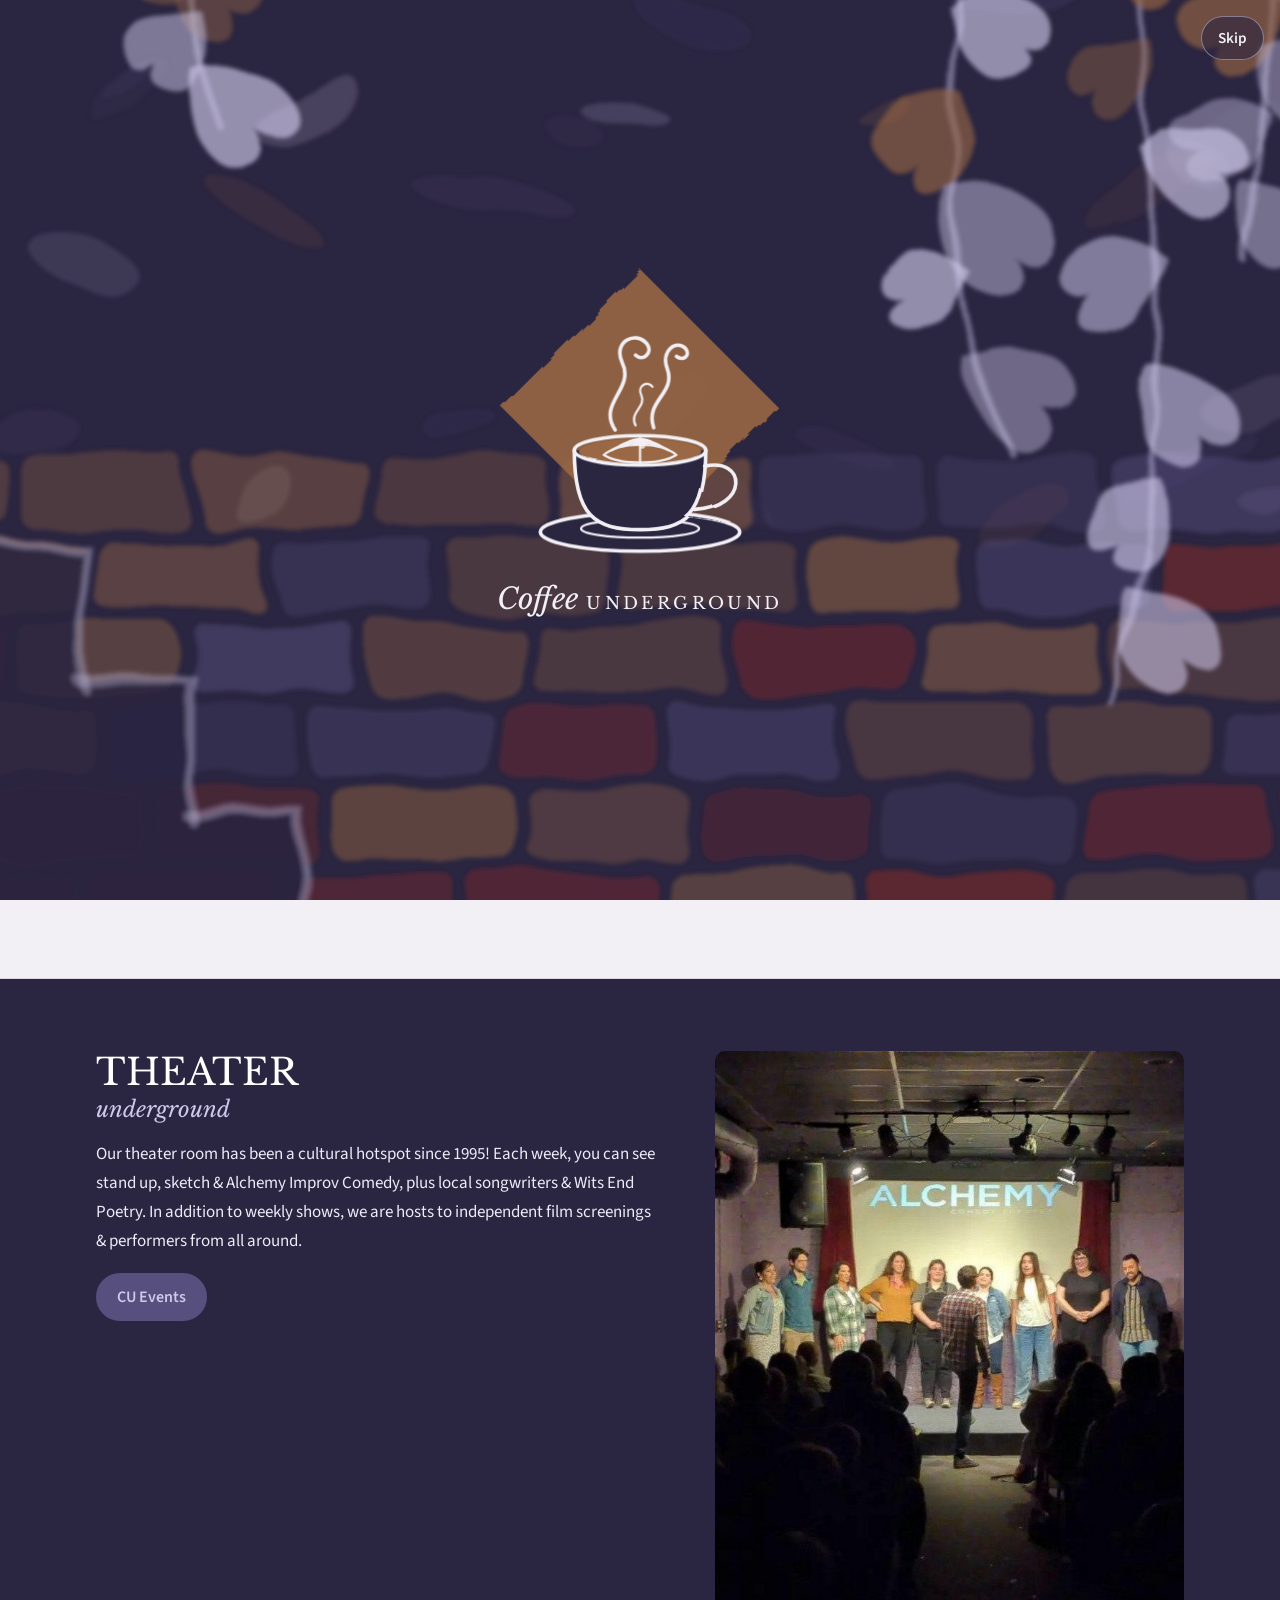
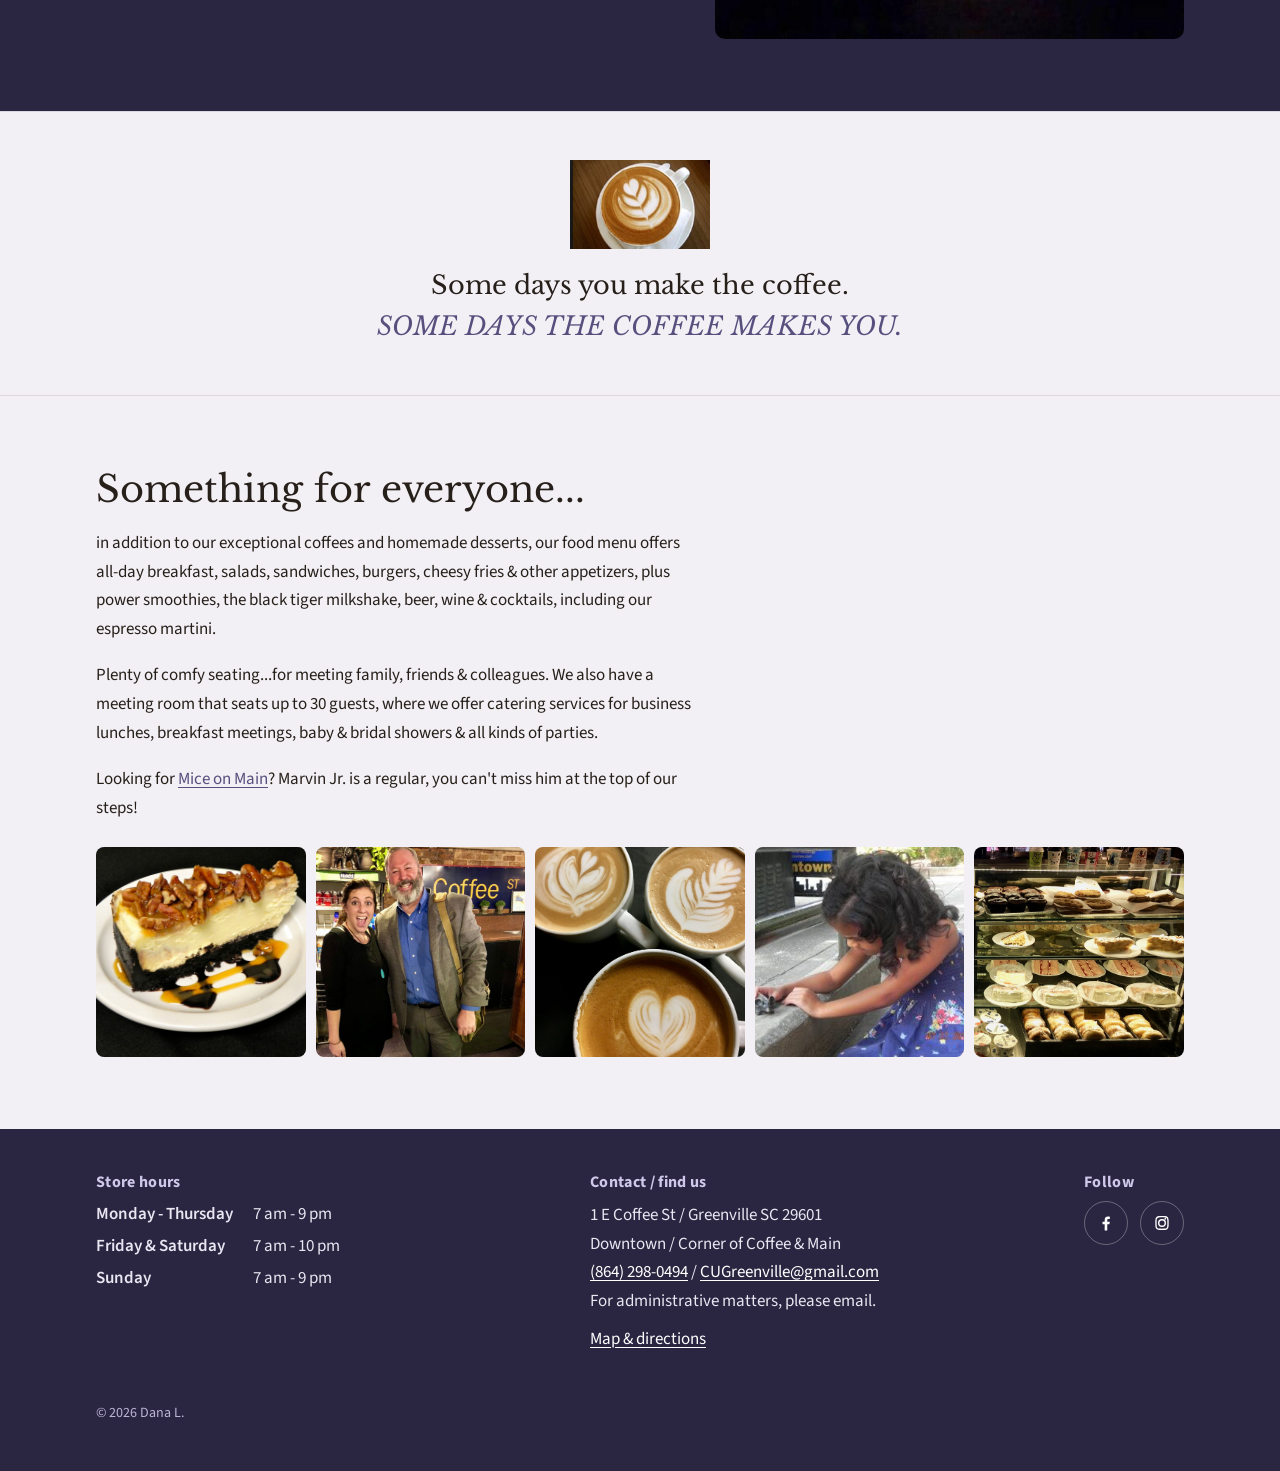
<file: index.html>
<!doctype html>
<html lang="en">
<head>
<meta charset="utf-8">
<meta name="viewport" content="width=device-width, initial-scale=1">
<title>Coffee Underground | Greenville, SC coffee house & theater</title>
<meta name="description" content="Local coffee house & cafe at the corner of Coffee & Main in downtown Greenville since 1995. House-roasted coffee, homemade desserts, all-day breakfast, and a theater downstairs.">
<meta property="og:site_name" content="Coffee Underground">
<meta property="og:title" content="Coffee Underground | Greenville, SC coffee house & theater">
<meta property="og:description" content="Local coffee house & cafe at the corner of Coffee & Main in downtown Greenville since 1995. House-roasted coffee, homemade desserts, all-day breakfast, and a theater downstairs.">
<meta property="og:image" content="https://www.coffeeunderground.info/assets/img/home-alley.jpeg">
<link rel="icon" href="assets/img/logo-sm.png">
<link rel="preconnect" href="https://fonts.googleapis.com">
<link rel="preconnect" href="https://fonts.gstatic.com" crossorigin>
<link href="https://fonts.googleapis.com/css2?family=Libre+Baskerville:ital,wght@0,400;0,700;1,400&family=Source+Sans+3:wght@400;600;700&display=swap" rel="stylesheet">
<link rel="stylesheet" href="assets/css/styles.css">
<script>document.documentElement.classList.add('js')</script>
<script>
(function () {
  try {
    // Unlisted replay link: /?replay-intro clears the flag, then drops the param so a reload doesn't replay.
    if (/[?&]replay-intro(=|&|$)/.test(location.search)) {
      localStorage.removeItem('cu-intro');
      history.replaceState(null, '', location.pathname + location.hash);
    }
    if (matchMedia('(prefers-reduced-motion: reduce)').matches) return;
    // Once per 30 days per browser, not per tab, so visitors arriving from links don't sit through it again.
    var last = +localStorage.getItem('cu-intro') || 0;
    if (Date.now() - last < 30 * 864e5) return;
    localStorage.setItem('cu-intro', Date.now());
    document.documentElement.classList.add('intro');
  } catch (e) {}
})();
</script>
</head>
<body>
<div id="intro" aria-hidden="true">
  <svg class="intro-bg" viewBox="0 0 400 600" preserveAspectRatio="xMidYMid slice" aria-hidden="true">
  <defs>
    <filter id="paint" x="-5%" y="-5%" width="110%" height="110%">
      <feTurbulence type="fractalNoise" baseFrequency="0.035" numOctaves="2" seed="3" result="n"/>
      <feDisplacementMap in="SourceGraphic" in2="n" scale="9"/>
      <feGaussianBlur stdDeviation="0.7"/>
    </filter>
  </defs>
  <rect width="400" height="600" fill="#2a2540"/>
  <g filter="url(#paint)"><ellipse cx="130" cy="50" rx="9" ry="6" transform="rotate(-9 130 50)" fill="#57507e" opacity="0.09"/><ellipse cx="203" cy="12" rx="16" ry="4" transform="rotate(4 203 12)" fill="#9a6844" opacity="0.09"/><ellipse cx="226" cy="313" rx="18" ry="5" transform="rotate(33 226 313)" fill="#57507e" opacity="0.09"/><ellipse cx="343" cy="96" rx="18" ry="6" transform="rotate(4 343 96)" fill="#57507e" opacity="0.18"/><ellipse cx="41" cy="188" rx="15" ry="6" transform="rotate(-31 41 188)" fill="#57507e" opacity="0.09"/><ellipse cx="82" cy="225" rx="22" ry="5" transform="rotate(30 82 225)" fill="#9a6844" opacity="0.13"/><ellipse cx="99" cy="59" rx="9" ry="5" transform="rotate(-0 99 59)" fill="#57507e" opacity="0.13"/><ellipse cx="180" cy="201" rx="10" ry="5" transform="rotate(18 180 201)" fill="#57507e" opacity="0.10"/><ellipse cx="196" cy="13" rx="22" ry="6" transform="rotate(26 196 13)" fill="#57507e" opacity="0.12"/><ellipse cx="278" cy="196" rx="9" ry="3" transform="rotate(-16 278 196)" fill="#9a6844" opacity="0.18"/><ellipse cx="26" cy="241" rx="20" ry="8" transform="rotate(23 26 241)" fill="#cfc8ea" opacity="0.12"/><ellipse cx="154" cy="221" rx="25" ry="5" transform="rotate(8 154 221)" fill="#57507e" opacity="0.15"/><ellipse cx="87" cy="95" rx="15" ry="8" transform="rotate(-0 87 95)" fill="#57507e" opacity="0.10"/><ellipse cx="161" cy="92" rx="23" ry="7" transform="rotate(-16 161 92)" fill="#57507e" opacity="0.14"/><ellipse cx="144" cy="292" rx="11" ry="4" transform="rotate(-19 144 292)" fill="#57507e" opacity="0.11"/><ellipse cx="194" cy="194" rx="13" ry="4" transform="rotate(2 194 194)" fill="#cfc8ea" opacity="0.17"/><ellipse cx="127" cy="41" rx="16" ry="7" transform="rotate(32 127 41)" fill="#57507e" opacity="0.18"/><ellipse cx="224" cy="131" rx="10" ry="6" transform="rotate(-31 224 131)" fill="#9a6844" opacity="0.09"/><ellipse cx="84" cy="54" rx="19" ry="4" transform="rotate(5 84 54)" fill="#cfc8ea" opacity="0.16"/><ellipse cx="380" cy="203" rx="24" ry="6" transform="rotate(-25 380 203)" fill="#57507e" opacity="0.12"/><ellipse cx="139" cy="120" rx="10" ry="5" transform="rotate(33 139 120)" fill="#57507e" opacity="0.15"/><ellipse cx="125" cy="48" rx="21" ry="5" transform="rotate(13 125 48)" fill="#cfc8ea" opacity="0.15"/><ellipse cx="82" cy="314" rx="11" ry="6" transform="rotate(-33 82 314)" fill="#cfc8ea" opacity="0.15"/><ellipse cx="391" cy="285" rx="17" ry="8" transform="rotate(-10 391 285)" fill="#cfc8ea" opacity="0.11"/><ellipse cx="217" cy="166" rx="19" ry="7" transform="rotate(18 217 166)" fill="#57507e" opacity="0.11"/><ellipse cx="96" cy="132" rx="12" ry="5" transform="rotate(16 96 132)" fill="#57507e" opacity="0.22"/><ellipse cx="316" cy="156" rx="20" ry="8" transform="rotate(-4 316 156)" fill="#57507e" opacity="0.21"/><ellipse cx="395" cy="315" rx="9" ry="4" transform="rotate(-2 395 315)" fill="#cfc8ea" opacity="0.13"/><ellipse cx="193" cy="325" rx="17" ry="6" transform="rotate(21 193 325)" fill="#57507e" opacity="0.09"/><ellipse cx="264" cy="300" rx="17" ry="4" transform="rotate(20 264 300)" fill="#57507e" opacity="0.13"/><ellipse cx="320" cy="321" rx="16" ry="7" transform="rotate(-29 320 321)" fill="#9a6844" opacity="0.10"/><ellipse cx="397" cy="9" rx="23" ry="4" transform="rotate(23 397 9)" fill="#9a6844" opacity="0.22"/><ellipse cx="263" cy="116" rx="8" ry="7" transform="rotate(16 263 116)" fill="#57507e" opacity="0.09"/><ellipse cx="300" cy="46" rx="23" ry="4" transform="rotate(-17 300 46)" fill="#57507e" opacity="0.12"/><ellipse cx="96" cy="194" rx="18" ry="7" transform="rotate(-31 96 194)" fill="#cfc8ea" opacity="0.18"/><ellipse cx="359" cy="219" rx="23" ry="7" transform="rotate(-26 359 219)" fill="#9a6844" opacity="0.10"/><ellipse cx="204" cy="288" rx="19" ry="7" transform="rotate(-25 204 288)" fill="#57507e" opacity="0.10"/><ellipse cx="248" cy="40" rx="14" ry="6" transform="rotate(4 248 40)" fill="#57507e" opacity="0.19"/><ellipse cx="42" cy="185" rx="11" ry="3" transform="rotate(-28 42 185)" fill="#57507e" opacity="0.14"/><ellipse cx="11" cy="295" rx="16" ry="6" transform="rotate(0 11 295)" fill="#57507e" opacity="0.15"/><ellipse cx="277" cy="149" rx="17" ry="4" transform="rotate(2 277 149)" fill="#9a6844" opacity="0.20"/><ellipse cx="371" cy="305" rx="23" ry="4" transform="rotate(-26 371 305)" fill="#57507e" opacity="0.14"/><ellipse cx="29" cy="79" rx="12" ry="5" transform="rotate(-26 29 79)" fill="#57507e" opacity="0.19"/><ellipse cx="376" cy="212" rx="11" ry="7" transform="rotate(33 376 212)" fill="#cfc8ea" opacity="0.11"/><ellipse cx="381" cy="131" rx="11" ry="6" transform="rotate(-19 381 131)" fill="#9a6844" opacity="0.18"/><rect x="-58" y="302" width="60" height="22" rx="4" fill="#9a6844" opacity="0.34"/><rect x="6" y="302" width="52" height="22" rx="4" fill="#9a6844" opacity="0.32"/><rect x="62" y="302" width="52" height="22" rx="4" fill="#9a6844" opacity="0.42"/><rect x="118" y="302" width="53" height="22" rx="4" fill="#9a6844" opacity="0.30"/><rect x="175" y="302" width="60" height="22" rx="4" fill="#9a6844" opacity="0.48"/><rect x="238" y="302" width="51" height="22" rx="4" fill="#57507e" opacity="0.24"/><rect x="293" y="302" width="51" height="22" rx="4" fill="#57507e" opacity="0.27"/><rect x="348" y="302" width="57" height="22" rx="4" fill="#57507e" opacity="0.46"/><rect x="409" y="302" width="56" height="22" rx="4" fill="#57507e" opacity="0.33"/><rect x="-28" y="328" width="54" height="22" rx="4" fill="#9a6844" opacity="0.36"/><rect x="30" y="328" width="52" height="22" rx="4" fill="#9a6844" opacity="0.44"/><rect x="86" y="328" width="50" height="22" rx="4" fill="#57507e" opacity="0.30"/><rect x="141" y="328" width="48" height="22" rx="4" fill="#9a6844" opacity="0.29"/><rect x="193" y="328" width="55" height="22" rx="4" fill="#9a6844" opacity="0.29"/><rect x="252" y="328" width="49" height="22" rx="4" fill="#9a6844" opacity="0.50"/><rect x="306" y="328" width="53" height="22" rx="4" fill="#57507e" opacity="0.39"/><rect x="363" y="328" width="49" height="22" rx="4" fill="#8f2b25" opacity="0.48"/><rect x="415" y="328" width="60" height="22" rx="4" fill="#9a6844" opacity="0.27"/><rect x="-58" y="354" width="59" height="22" rx="4" fill="#8f2b25" opacity="0.37"/><rect x="5" y="354" width="50" height="22" rx="4" fill="#9a6844" opacity="0.41"/><rect x="60" y="354" width="51" height="22" rx="4" fill="#57507e" opacity="0.50"/><rect x="115" y="354" width="48" height="22" rx="4" fill="#9a6844" opacity="0.36"/><rect x="167" y="354" width="60" height="22" rx="4" fill="#9a6844" opacity="0.29"/><rect x="231" y="354" width="53" height="22" rx="4" fill="#8f2b25" opacity="0.40"/><rect x="288" y="354" width="56" height="22" rx="4" fill="#9a6844" opacity="0.47"/><rect x="348" y="354" width="60" height="22" rx="4" fill="#9a6844" opacity="0.28"/><rect x="412" y="354" width="51" height="22" rx="4" fill="#9a6844" opacity="0.47"/><rect x="-28" y="380" width="57" height="22" rx="4" fill="#9a6844" opacity="0.50"/><rect x="33" y="380" width="60" height="22" rx="4" fill="#57507e" opacity="0.22"/><rect x="97" y="380" width="56" height="22" rx="4" fill="#57507e" opacity="0.34"/><rect x="156" y="380" width="49" height="22" rx="4" fill="#8f2b25" opacity="0.33"/><rect x="209" y="380" width="54" height="22" rx="4" fill="#57507e" opacity="0.39"/><rect x="267" y="380" width="56" height="22" rx="4" fill="#9a6844" opacity="0.27"/><rect x="327" y="380" width="51" height="22" rx="4" fill="#9a6844" opacity="0.32"/><rect x="382" y="380" width="52" height="22" rx="4" fill="#57507e" opacity="0.31"/><rect x="-58" y="406" width="48" height="22" rx="4" fill="#57507e" opacity="0.28"/><rect x="-6" y="406" width="50" height="22" rx="4" fill="#9a6844" opacity="0.24"/><rect x="49" y="406" width="51" height="22" rx="4" fill="#8f2b25" opacity="0.29"/><rect x="104" y="406" width="57" height="22" rx="4" fill="#9a6844" opacity="0.45"/><rect x="165" y="406" width="50" height="22" rx="4" fill="#9a6844" opacity="0.33"/><rect x="219" y="406" width="52" height="22" rx="4" fill="#8f2b25" opacity="0.24"/><rect x="275" y="406" width="59" height="22" rx="4" fill="#57507e" opacity="0.26"/><rect x="338" y="406" width="59" height="22" rx="4" fill="#8f2b25" opacity="0.39"/><rect x="401" y="406" width="57" height="22" rx="4" fill="#8f2b25" opacity="0.36"/><rect x="-28" y="432" width="51" height="22" rx="4" fill="#8f2b25" opacity="0.26"/><rect x="27" y="432" width="58" height="22" rx="4" fill="#8f2b25" opacity="0.36"/><rect x="89" y="432" width="53" height="22" rx="4" fill="#8f2b25" opacity="0.36"/><rect x="146" y="432" width="59" height="22" rx="4" fill="#8f2b25" opacity="0.38"/><rect x="209" y="432" width="58" height="22" rx="4" fill="#9a6844" opacity="0.41"/><rect x="271" y="432" width="58" height="22" rx="4" fill="#8f2b25" opacity="0.49"/><rect x="333" y="432" width="56" height="22" rx="4" fill="#9a6844" opacity="0.23"/><rect x="392" y="432" width="56" height="22" rx="4" fill="#57507e" opacity="0.33"/><rect x="-58" y="458" width="53" height="22" rx="4" fill="#9a6844" opacity="0.23"/><rect x="-1" y="458" width="54" height="22" rx="4" fill="#9a6844" opacity="0.29"/><rect x="58" y="458" width="53" height="22" rx="4" fill="#9a6844" opacity="0.48"/><rect x="115" y="458" width="59" height="22" rx="4" fill="#9a6844" opacity="0.37"/><rect x="178" y="458" width="57" height="22" rx="4" fill="#9a6844" opacity="0.45"/><rect x="239" y="458" width="58" height="22" rx="4" fill="#9a6844" opacity="0.43"/><rect x="301" y="458" width="51" height="22" rx="4" fill="#8f2b25" opacity="0.35"/><rect x="356" y="458" width="58" height="22" rx="4" fill="#9a6844" opacity="0.47"/><rect x="418" y="458" width="51" height="22" rx="4" fill="#9a6844" opacity="0.40"/><rect x="-28" y="484" width="50" height="22" rx="4" fill="#9a6844" opacity="0.31"/><rect x="26" y="484" width="56" height="22" rx="4" fill="#8f2b25" opacity="0.39"/><rect x="86" y="484" width="50" height="22" rx="4" fill="#9a6844" opacity="0.36"/><rect x="140" y="484" width="60" height="22" rx="4" fill="#9a6844" opacity="0.28"/><rect x="203" y="484" width="54" height="22" rx="4" fill="#8f2b25" opacity="0.30"/><rect x="261" y="484" width="54" height="22" rx="4" fill="#8f2b25" opacity="0.50"/><rect x="319" y="484" width="55" height="22" rx="4" fill="#9a6844" opacity="0.24"/><rect x="378" y="484" width="54" height="22" rx="4" fill="#9a6844" opacity="0.24"/><rect x="-58" y="510" width="54" height="22" rx="4" fill="#57507e" opacity="0.50"/><rect x="0" y="510" width="53" height="22" rx="4" fill="#57507e" opacity="0.48"/><rect x="57" y="510" width="49" height="22" rx="4" fill="#9a6844" opacity="0.43"/><rect x="110" y="510" width="51" height="22" rx="4" fill="#9a6844" opacity="0.39"/><rect x="165" y="510" width="56" height="22" rx="4" fill="#9a6844" opacity="0.25"/><rect x="224" y="510" width="52" height="22" rx="4" fill="#9a6844" opacity="0.47"/><rect x="281" y="510" width="53" height="22" rx="4" fill="#9a6844" opacity="0.49"/><rect x="337" y="510" width="56" height="22" rx="4" fill="#9a6844" opacity="0.42"/><rect x="398" y="510" width="53" height="22" rx="4" fill="#9a6844" opacity="0.25"/><rect x="-28" y="536" width="52" height="22" rx="4" fill="#9a6844" opacity="0.31"/><rect x="28" y="536" width="53" height="22" rx="4" fill="#57507e" opacity="0.27"/><rect x="85" y="536" width="48" height="22" rx="4" fill="#8f2b25" opacity="0.29"/><rect x="137" y="536" width="49" height="22" rx="4" fill="#9a6844" opacity="0.46"/><rect x="190" y="536" width="49" height="22" rx="4" fill="#57507e" opacity="0.43"/><rect x="243" y="536" width="58" height="22" rx="4" fill="#9a6844" opacity="0.23"/><rect x="305" y="536" width="56" height="22" rx="4" fill="#8f2b25" opacity="0.26"/><rect x="365" y="536" width="60" height="22" rx="4" fill="#9a6844" opacity="0.31"/><rect x="-58" y="562" width="57" height="22" rx="4" fill="#8f2b25" opacity="0.34"/><rect x="3" y="562" width="48" height="22" rx="4" fill="#8f2b25" opacity="0.33"/><rect x="56" y="562" width="59" height="22" rx="4" fill="#9a6844" opacity="0.28"/><rect x="118" y="562" width="49" height="22" rx="4" fill="#57507e" opacity="0.34"/><rect x="171" y="562" width="55" height="22" rx="4" fill="#9a6844" opacity="0.46"/><rect x="230" y="562" width="54" height="22" rx="4" fill="#57507e" opacity="0.37"/><rect x="288" y="562" width="50" height="22" rx="4" fill="#9a6844" opacity="0.30"/><rect x="342" y="562" width="51" height="22" rx="4" fill="#8f2b25" opacity="0.40"/><rect x="397" y="562" width="53" height="22" rx="4" fill="#9a6844" opacity="0.36"/><rect x="-28" y="588" width="56" height="22" rx="4" fill="#9a6844" opacity="0.40"/><rect x="32" y="588" width="49" height="22" rx="4" fill="#9a6844" opacity="0.45"/><rect x="85" y="588" width="55" height="22" rx="4" fill="#9a6844" opacity="0.31"/><rect x="144" y="588" width="57" height="22" rx="4" fill="#9a6844" opacity="0.37"/><rect x="205" y="588" width="51" height="22" rx="4" fill="#9a6844" opacity="0.38"/><rect x="260" y="588" width="52" height="22" rx="4" fill="#9a6844" opacity="0.45"/><rect x="315" y="588" width="50" height="22" rx="4" fill="#9a6844" opacity="0.46"/><rect x="370" y="588" width="53" height="22" rx="4" fill="#8f2b25" opacity="0.28"/><path d="M-10 330 h36 v42 h34 v42 h34 v42 h34 v42 h34 v42 h34 V600 H-10Z" fill="#2a2540" opacity=".85"/><path d="M-10 330 h36 v44" fill="none" stroke="#cfc8ea" stroke-width="3" opacity=".35" stroke-linecap="round"/><path d="M24 372 h36 v44" fill="none" stroke="#cfc8ea" stroke-width="3" opacity=".35" stroke-linecap="round"/><path d="M58 414 h36 v44" fill="none" stroke="#cfc8ea" stroke-width="3" opacity=".35" stroke-linecap="round"/><path d="M92 456 h36 v44" fill="none" stroke="#cfc8ea" stroke-width="3" opacity=".35" stroke-linecap="round"/><path d="M126 498 h36 v44" fill="none" stroke="#cfc8ea" stroke-width="3" opacity=".35" stroke-linecap="round"/></g>
  <g filter="url(#paint)" class="vines"><g class="vine"><path class="ln vline" pathLength="1" d="M300 -10 C330 105 270 195 315 300" style="--t:.1s;--d:1.4s"/><path d="M0 0 C-6 -4 -10 -12 -5 -16 C-2 -18 0 -15 0 -13 C0 -15 2 -18 5 -16 C10 -12 6 -4 0 0Z" transform="translate(309 21) rotate(241) scale(1.79)" fill="#cfc8ea" opacity="0.47"/><path d="M0 0 C-6 -4 -10 -12 -5 -16 C-2 -18 0 -15 0 -13 C0 -15 2 -18 5 -16 C10 -12 6 -4 0 0Z" transform="translate(306 50) rotate(141) scale(2.28)" fill="#9a6844" opacity="0.53"/><path d="M0 0 C-6 -4 -10 -12 -5 -16 C-2 -18 0 -15 0 -13 C0 -15 2 -18 5 -16 C10 -12 6 -4 0 0Z" transform="translate(311 79) rotate(245) scale(2.15)" fill="#cfc8ea" opacity="0.47"/><path d="M0 0 C-6 -4 -10 -12 -5 -16 C-2 -18 0 -15 0 -13 C0 -15 2 -18 5 -16 C10 -12 6 -4 0 0Z" transform="translate(303 107) rotate(131) scale(1.77)" fill="#cfc8ea" opacity="0.51"/><path d="M0 0 C-6 -4 -10 -12 -5 -16 C-2 -18 0 -15 0 -13 C0 -15 2 -18 5 -16 C10 -12 6 -4 0 0Z" transform="translate(306 135) rotate(244) scale(1.82)" fill="#cfc8ea" opacity="0.43"/><path d="M0 0 C-6 -4 -10 -12 -5 -16 C-2 -18 0 -15 0 -13 C0 -15 2 -18 5 -16 C10 -12 6 -4 0 0Z" transform="translate(297 162) rotate(118) scale(1.90)" fill="#cfc8ea" opacity="0.64"/><path d="M0 0 C-6 -4 -10 -12 -5 -16 C-2 -18 0 -15 0 -13 C0 -15 2 -18 5 -16 C10 -12 6 -4 0 0Z" transform="translate(301 189) rotate(218) scale(1.94)" fill="#9a6844" opacity="0.61"/><path d="M0 0 C-6 -4 -10 -12 -5 -16 C-2 -18 0 -15 0 -13 C0 -15 2 -18 5 -16 C10 -12 6 -4 0 0Z" transform="translate(295 217) rotate(136) scale(2.28)" fill="#cfc8ea" opacity="0.46"/><path d="M0 0 C-6 -4 -10 -12 -5 -16 C-2 -18 0 -15 0 -13 C0 -15 2 -18 5 -16 C10 -12 6 -4 0 0Z" transform="translate(303 244) rotate(249) scale(1.71)" fill="#cfc8ea" opacity="0.64"/><path d="M0 0 C-6 -4 -10 -12 -5 -16 C-2 -18 0 -15 0 -13 C0 -15 2 -18 5 -16 C10 -12 6 -4 0 0Z" transform="translate(302 272) rotate(122) scale(2.11)" fill="#cfc8ea" opacity="0.42"/></g><g class="vine"><path class="ln vline" pathLength="1" d="M360 -10 C335 133 385 247 348 380" style="--t:.1s;--d:1.4s"/><path d="M0 0 C-6 -4 -10 -12 -5 -16 C-2 -18 0 -15 0 -13 C0 -15 2 -18 5 -16 C10 -12 6 -4 0 0Z" transform="translate(358 28) rotate(215) scale(2.14)" fill="#cfc8ea" opacity="0.46"/><path d="M0 0 C-6 -4 -10 -12 -5 -16 C-2 -18 0 -15 0 -13 C0 -15 2 -18 5 -16 C10 -12 6 -4 0 0Z" transform="translate(350 65) rotate(122) scale(2.24)" fill="#cfc8ea" opacity="0.64"/><path d="M0 0 C-6 -4 -10 -12 -5 -16 C-2 -18 0 -15 0 -13 C0 -15 2 -18 5 -16 C10 -12 6 -4 0 0Z" transform="translate(356 102) rotate(233) scale(2.04)" fill="#cfc8ea" opacity="0.57"/><path d="M0 0 C-6 -4 -10 -12 -5 -16 C-2 -18 0 -15 0 -13 C0 -15 2 -18 5 -16 C10 -12 6 -4 0 0Z" transform="translate(352 137) rotate(143) scale(1.68)" fill="#9a6844" opacity="0.64"/><path d="M0 0 C-6 -4 -10 -12 -5 -16 C-2 -18 0 -15 0 -13 C0 -15 2 -18 5 -16 C10 -12 6 -4 0 0Z" transform="translate(360 172) rotate(224) scale(1.73)" fill="#9a6844" opacity="0.40"/><path d="M0 0 C-6 -4 -10 -12 -5 -16 C-2 -18 0 -15 0 -13 C0 -15 2 -18 5 -16 C10 -12 6 -4 0 0Z" transform="translate(357 206) rotate(110) scale(1.98)" fill="#cfc8ea" opacity="0.64"/><path d="M0 0 C-6 -4 -10 -12 -5 -16 C-2 -18 0 -15 0 -13 C0 -15 2 -18 5 -16 C10 -12 6 -4 0 0Z" transform="translate(365 240) rotate(246) scale(2.05)" fill="#cfc8ea" opacity="0.53"/><path d="M0 0 C-6 -4 -10 -12 -5 -16 C-2 -18 0 -15 0 -13 C0 -15 2 -18 5 -16 C10 -12 6 -4 0 0Z" transform="translate(359 274) rotate(144) scale(1.98)" fill="#cfc8ea" opacity="0.58"/><path d="M0 0 C-6 -4 -10 -12 -5 -16 C-2 -18 0 -15 0 -13 C0 -15 2 -18 5 -16 C10 -12 6 -4 0 0Z" transform="translate(363 309) rotate(216) scale(1.82)" fill="#cfc8ea" opacity="0.62"/><path d="M0 0 C-6 -4 -10 -12 -5 -16 C-2 -18 0 -15 0 -13 C0 -15 2 -18 5 -16 C10 -12 6 -4 0 0Z" transform="translate(353 344) rotate(142) scale(2.05)" fill="#cfc8ea" opacity="0.57"/></g><g class="vine"><path class="ln vline" pathLength="1" d="M60 -10 C80 70 40 130 70 200" style="--t:.1s;--d:1.4s"/><path d="M0 0 C-6 -4 -10 -12 -5 -16 C-2 -18 0 -15 0 -13 C0 -15 2 -18 5 -16 C10 -12 6 -4 0 0Z" transform="translate(67 11) rotate(223) scale(2.25)" fill="#cfc8ea" opacity="0.57"/><path d="M0 0 C-6 -4 -10 -12 -5 -16 C-2 -18 0 -15 0 -13 C0 -15 2 -18 5 -16 C10 -12 6 -4 0 0Z" transform="translate(63 32) rotate(132) scale(2.10)" fill="#cfc8ea" opacity="0.45"/><path d="M0 0 C-6 -4 -10 -12 -5 -16 C-2 -18 0 -15 0 -13 C0 -15 2 -18 5 -16 C10 -12 6 -4 0 0Z" transform="translate(69 52) rotate(241) scale(2.16)" fill="#9a6844" opacity="0.42"/><path d="M0 0 C-6 -4 -10 -12 -5 -16 C-2 -18 0 -15 0 -13 C0 -15 2 -18 5 -16 C10 -12 6 -4 0 0Z" transform="translate(61 71) rotate(138) scale(1.95)" fill="#cfc8ea" opacity="0.46"/><path d="M0 0 C-6 -4 -10 -12 -5 -16 C-2 -18 0 -15 0 -13 C0 -15 2 -18 5 -16 C10 -12 6 -4 0 0Z" transform="translate(65 90) rotate(242) scale(1.76)" fill="#cfc8ea" opacity="0.43"/><path d="M0 0 C-6 -4 -10 -12 -5 -16 C-2 -18 0 -15 0 -13 C0 -15 2 -18 5 -16 C10 -12 6 -4 0 0Z" transform="translate(57 108) rotate(124) scale(2.04)" fill="#cfc8ea" opacity="0.52"/><path d="M0 0 C-6 -4 -10 -12 -5 -16 C-2 -18 0 -15 0 -13 C0 -15 2 -18 5 -16 C10 -12 6 -4 0 0Z" transform="translate(62 126) rotate(217) scale(2.24)" fill="#9a6844" opacity="0.44"/><path d="M0 0 C-6 -4 -10 -12 -5 -16 C-2 -18 0 -15 0 -13 C0 -15 2 -18 5 -16 C10 -12 6 -4 0 0Z" transform="translate(55 144) rotate(138) scale(1.88)" fill="#9a6844" opacity="0.44"/><path d="M0 0 C-6 -4 -10 -12 -5 -16 C-2 -18 0 -15 0 -13 C0 -15 2 -18 5 -16 C10 -12 6 -4 0 0Z" transform="translate(63 163) rotate(217) scale(1.64)" fill="#cfc8ea" opacity="0.51"/><path d="M0 0 C-6 -4 -10 -12 -5 -16 C-2 -18 0 -15 0 -13 C0 -15 2 -18 5 -16 C10 -12 6 -4 0 0Z" transform="translate(60 181) rotate(134) scale(2.10)" fill="#cfc8ea" opacity="0.65"/></g><g class="vine"><path class="ln vline" pathLength="1" d="M395 -10 C380 84 410 156 388 240" style="--t:.1s;--d:1.4s"/><path d="M0 0 C-6 -4 -10 -12 -5 -16 C-2 -18 0 -15 0 -13 C0 -15 2 -18 5 -16 C10 -12 6 -4 0 0Z" transform="translate(395 15) rotate(227) scale(2.25)" fill="#cfc8ea" opacity="0.56"/><path d="M0 0 C-6 -4 -10 -12 -5 -16 C-2 -18 0 -15 0 -13 C0 -15 2 -18 5 -16 C10 -12 6 -4 0 0Z" transform="translate(388 39) rotate(129) scale(1.97)" fill="#cfc8ea" opacity="0.57"/><path d="M0 0 C-6 -4 -10 -12 -5 -16 C-2 -18 0 -15 0 -13 C0 -15 2 -18 5 -16 C10 -12 6 -4 0 0Z" transform="translate(394 63) rotate(228) scale(1.87)" fill="#cfc8ea" opacity="0.51"/><path d="M0 0 C-6 -4 -10 -12 -5 -16 C-2 -18 0 -15 0 -13 C0 -15 2 -18 5 -16 C10 -12 6 -4 0 0Z" transform="translate(389 85) rotate(142) scale(1.68)" fill="#cfc8ea" opacity="0.49"/><path d="M0 0 C-6 -4 -10 -12 -5 -16 C-2 -18 0 -15 0 -13 C0 -15 2 -18 5 -16 C10 -12 6 -4 0 0Z" transform="translate(396 108) rotate(219) scale(2.27)" fill="#cfc8ea" opacity="0.50"/><path d="M0 0 C-6 -4 -10 -12 -5 -16 C-2 -18 0 -15 0 -13 C0 -15 2 -18 5 -16 C10 -12 6 -4 0 0Z" transform="translate(392 130) rotate(134) scale(2.14)" fill="#cfc8ea" opacity="0.42"/><path d="M0 0 C-6 -4 -10 -12 -5 -16 C-2 -18 0 -15 0 -13 C0 -15 2 -18 5 -16 C10 -12 6 -4 0 0Z" transform="translate(399 151) rotate(222) scale(2.09)" fill="#9a6844" opacity="0.63"/><path d="M0 0 C-6 -4 -10 -12 -5 -16 C-2 -18 0 -15 0 -13 C0 -15 2 -18 5 -16 C10 -12 6 -4 0 0Z" transform="translate(393 173) rotate(132) scale(1.74)" fill="#cfc8ea" opacity="0.41"/><path d="M0 0 C-6 -4 -10 -12 -5 -16 C-2 -18 0 -15 0 -13 C0 -15 2 -18 5 -16 C10 -12 6 -4 0 0Z" transform="translate(398 195) rotate(243) scale(1.89)" fill="#cfc8ea" opacity="0.41"/><path d="M0 0 C-6 -4 -10 -12 -5 -16 C-2 -18 0 -15 0 -13 C0 -15 2 -18 5 -16 C10 -12 6 -4 0 0Z" transform="translate(389 217) rotate(143) scale(1.62)" fill="#cfc8ea" opacity="0.46"/></g></g>
</svg>
  <svg class="intro-fg" viewBox="0 0 300 380" role="img" aria-label="A latte being poured">
  <defs>
    <filter id="squiggle">
      <feTurbulence type="fractalNoise" baseFrequency="0.018" numOctaves="1" seed="1">
        <animate attributeName="seed" values="1;2;3;4" dur="0.4s" calcMode="discrete" repeatCount="indefinite"/>
      </feTurbulence>
      <feDisplacementMap in="SourceGraphic" scale="2.4"/>
    </filter>
  </defs>
  <polygon class="diamond" points="150,30 272,152 150,274 28,152" fill="#9a6844" filter="url(#paint)"/>
  <g filter="url(#squiggle)">
    <!-- saucer -->
    <ellipse class="fill" cx="150" cy="262" rx="88" ry="17" fill="#2a2540" style="--t:.3s"/>
    <ellipse class="ln" pathLength="1" cx="150" cy="262" rx="88" ry="17" style="--t:.3s"/>
    <ellipse class="ln thin" pathLength="1" cx="150" cy="259" rx="52" ry="8" style="--t:.55s;--d:.5s"/>
    <!-- cup -->
    <path class="fill" d="M92 190 C92 248 110 260 150 260 C190 260 208 248 208 190Z" fill="#2a2540" style="--t:.5s"/>
    <path class="ln" pathLength="1" d="M92 190 C92 248 110 260 150 260 C190 260 208 248 208 190" style="--t:.5s"/>
    <path class="ln" pathLength="1" d="M207 204 C244 196 246 240 199 243" style="--t:.8s;--d:.5s"/>
    <!-- latte surface fills as the pour lands -->
    <ellipse class="crema" cx="150" cy="191" rx="54" ry="11" fill="#9a6844"/>
    <ellipse class="ln" pathLength="1" cx="150" cy="190" rx="58" ry="13" style="--t:.7s;--d:.6s"/>
    <!-- pitcher, tipped toward the cup, spout at (202,112) -->
    <g class="pitcher" transform="translate(202 112) rotate(-52) translate(8 4)">
      <path d="M-8 -4 L0 0 L40 0 L36 52 Q20 60 4 52 L0 0" fill="#2a2540"/>
      <path class="ln" pathLength="1" d="M-8 -4 L0 0 L4 52 Q20 60 36 52 L40 0 L0 0" style="--t:1s;--d:.5s"/>
      <path class="ln" pathLength="1" d="M40 10 C58 12 58 40 37 42" style="--t:1.2s;--d:.35s"/>
    </g>
    <!-- the pour: leaves the spout sideways, then gravity bends it into a near-vertical fall -->
    <path class="stream" pathLength="1" d="M202 112 C186 110 164 124 157 150 C154 162 152 174 152 186"/>
    <!-- rosetta: stacked leaves, then the pull-through -->
    <g class="art">
      <path class="ln thin" pathLength="1" d="M118 194 C132 182 168 182 182 194 C168 203 132 203 118 194" style="--t:1.95s;--d:.35s"/>
      <path class="ln thin" pathLength="1" d="M125 190 C137 181 163 181 175 190" style="--t:2.1s;--d:.25s"/>
      <path class="ln thin" pathLength="1" d="M132 186 C141 180 159 180 168 186" style="--t:2.2s;--d:.22s"/>
      <path class="ln thin" pathLength="1" d="M139 183 C145 179 155 179 161 183" style="--t:2.3s;--d:.2s"/>
      <path class="ln thin" pathLength="1" d="M150 178 L150 202" style="--t:2.42s;--d:.22s"/>
    </g>
    <!-- steam, after the logo's curls -->
    <path class="ln" pathLength="1" d="M128 172 C112 148 146 136 134 112 C126 94 146 84 156 96 C162 104 152 112 146 106" style="--t:2.5s;--d:.75s"/>
    <path class="ln thin" pathLength="1" d="M146 168 C140 156 156 152 151 141 C147 133 157 128 161 134" style="--t:2.6s;--d:.6s"/>
    <path class="ln" pathLength="1" d="M162 170 C154 146 182 140 174 118 C168 102 182 92 190 100 C195 106 188 112 182 107" style="--t:2.65s;--d:.75s"/>
  </g>
  <text class="word" x="150" y="330" text-anchor="middle">Coffee <tspan font-size="15" letter-spacing="3">UNDERGROUND</tspan></text>
</svg>
  <button class="intro-skip" type="button">Skip</button>
</div>
<script>
(function () {
  var root = document.documentElement, el = document.getElementById('intro');
  if (!root.classList.contains('intro')) { el.remove(); return; }
  var done = false, k = parseFloat(getComputedStyle(el).getPropertyValue('--k')) || 1;  // speed factor from styles.css
  function finish() {
    if (done) return; done = true;
    el.classList.add('out');
    setTimeout(function () { root.classList.remove('intro'); el.remove(); }, 600 * k);
  }
  setTimeout(finish, 3700 * k);      // total run time, scaled with the CSS
  el.addEventListener('click', finish);
  document.addEventListener('keydown', finish, { once: true });
})();
</script>
<a class="skip" href="#main">Skip to content</a>
<header class="site-header">
  <div class="wrap">
    <a class="brand" href=""><img src="assets/img/logo-sm.png" alt="" width="44" height="46"><span>Coffee Underground</span></a>
    <button class="nav-toggle" aria-expanded="false" aria-controls="site-nav">Menu</button>
    <nav class="site-nav" id="site-nav" aria-label="Main">
      <ul>
<li><a href="" aria-current="page">Home</a></li>
<li><a href="events/">CU Events</a></li>
<li><a href="menus/">Menus</a></li>
<li><a href="about-cu/">About Us</a></li>
<li><a href="coffee-facts/">Coffee Facts</a></li>
<li><a href="contact/">Contact/Find</a></li>
      </ul>
    </nav>
  </div>
</header>
<main id="main">

<section class="hero">
  <div class="wrap">
    <div class="hero-copy">
      <h1>HOT coffee. <span class="cool">COOL vibe.</span></h1>
      <p>We are a local, native to Greenville, coffee house &amp; cafe, open since 1995...</p>
      <p>specializing in homemade desserts, delicious hot, iced or frozen coffees using our house-roasted FTO coffee beans, hot chocolates &amp; teas (including matcha) plus fruit smoothies and all-day breakfast &amp; lunch.</p>
      <div class="btn-row">
        <a class="btn" href="menus/">See the menu</a>
        <a class="btn ghost" style="color:#fff;border-color:#cfc8ea" href="contact/#map">Directions</a>
      </div>
    </div>
    <figure class="hero-photo">
      <img src="assets/img/home-alley.jpeg" width="480" height="480" alt="The lit walkway and stairs leading down to Coffee Underground" fetchpriority="high">
    </figure>
  </div>
</section>

<section>
  <div class="wrap prose">
    <p>Located at the corner of Coffee &amp; Main, nestled 12 steps down from Ristorante Bergamo (like Cheers).</p>
  </div>
</section>

<section class="theater">
  <div class="wrap split flip">
    <figure class="rounded"><img src="assets/img/home-alchemy.jpg" width="652" height="817" alt="Alchemy Improv Comedy performers on the Coffee Underground stage" loading="lazy"></figure>
    <div class="prose">
      <h2>THEATER <em class="kicker-inline">underground</em></h2>
      <p>Our theater room has been a cultural hotspot since 1995! Each week, you can see stand up, sketch &amp; Alchemy Improv Comedy, plus local songwriters &amp; Wits End Poetry. In addition to weekly shows, we are hosts to independent film screenings &amp; performers from all around.</p>
      <a class="btn" href="events/">CU Events</a>
    </div>
  </div>
</section>

<section class="saying">
  <div class="wrap">
    <img src="assets/img/latte-heart.png" width="204" height="130" alt="Latte art heart" loading="lazy">
    <p>Some days you make the coffee.</p>
    <p>SOME DAYS THE COFFEE MAKES YOU.</p>
  </div>
</section>

<section>
  <div class="wrap">
    <div class="prose">
      <h2>Something for everyone...</h2>
      <p>in addition to our exceptional coffees and homemade desserts, our food menu offers all-day breakfast, salads, sandwiches, burgers, cheesy fries &amp; other appetizers, plus power smoothies, the black tiger milkshake, beer, wine &amp; cocktails, including our espresso martini.</p>
      <p>Plenty of comfy seating...for meeting family, friends &amp; colleagues. We also have a meeting room that seats up to 30 guests, where we offer catering services for business lunches, breakfast meetings, baby &amp; bridal showers &amp; all kinds of parties.</p>
      <p>Looking for <a href="https://www.miceonmain.com">Mice on Main</a>? Marvin Jr. is a regular, you can't miss him at the top of our steps!</p>
    </div>
    <div class="photo-grid five" style="margin-top:1.5rem">
      <img src="assets/img/home-turtle.jpg" width="1200" height="900" alt="Plated turtle dessert" loading="lazy">
      <img src="assets/img/home-img0001.jpg" width="1135" height="1200" alt="Coffee Underground photo" loading="lazy">
      <img src="assets/img/home-fullsize.jpg" width="1109" height="1200" alt="Coffee Underground photo" loading="lazy">
      <img src="assets/img/home-miley-mouse.jpg" width="320" height="266" alt="Miley &amp; Mouse" loading="lazy">
      <img src="assets/img/home-img1455.jpg" width="1194" height="1200" alt="Coffee Underground photo" loading="lazy">
    </div>
  </div>
</section>

</main>
<footer class="site-footer">
  <div class="wrap">
    <div class="foot-grid">
      <div>
        <h2>Store hours</h2>
        <dl class="hours">
          <dt>Monday - Thursday</dt><dd>7 am - 9 pm</dd>
          <dt>Friday &amp; Saturday</dt><dd>7 am - 10 pm</dd>
          <dt>Sunday</dt><dd>7 am - 9 pm</dd>
        </dl>
      </div>
      <div>
        <h2>Contact / find us</h2>
        <address>
          1 E Coffee St / Greenville SC 29601<br>
          Downtown / Corner of Coffee &amp; Main<br>
          <a href="tel:+18642980494">(864) 298-0494</a> / <a href="mailto:CUGreenville@gmail.com">CUGreenville@gmail.com</a><br>
          For administrative matters, please email.
        </address>
        <p style="margin-top:.6rem"><a href="contact/#map">Map &amp; directions</a></p>
      </div>
      <div>
        <h2>Follow</h2>
        <ul class="social">
          <li><a href="https://www.facebook.com/coffeeunderground" aria-label="Coffee Underground on Facebook"><svg viewBox="0 0 24 24" aria-hidden="true"><path d="M13.5 21v-7.5h2.6l.4-3h-3V8.6c0-.9.3-1.5 1.5-1.5h1.6V4.4c-.3 0-1.2-.1-2.3-.1-2.3 0-3.9 1.4-3.9 4v2.2H7.8v3h2.6V21h3.1z"/></svg></a></li>
          <li><a href="https://instagram.com/coffee.underground" aria-label="Coffee Underground on Instagram"><svg viewBox="0 0 24 24" aria-hidden="true"><path d="M12 7.2A4.8 4.8 0 1 0 12 16.8 4.8 4.8 0 0 0 12 7.2zm0 7.9a3.1 3.1 0 1 1 0-6.2 3.1 3.1 0 0 1 0 6.2zm5-8.1a1.1 1.1 0 1 1-2.2 0 1.1 1.1 0 0 1 2.2 0zM12 3.6c-2.3 0-2.6 0-3.5.1-2.4.1-4.3 1.4-4.4 4.4-.1.9-.1 1.2-.1 3.9s0 3 .1 3.9c.1 2.4 1.4 4.3 4.4 4.4.9.1 1.2.1 3.5.1s2.6 0 3.5-.1c2.4-.1 4.3-1.4 4.4-4.4.1-.9.1-1.2.1-3.9s0-3-.1-3.9c-.1-2.4-1.4-4.3-4.4-4.4-.9-.1-1.2-.1-3.5-.1zm0 1.6c2.2 0 2.5 0 3.4.1 1.8.1 2.8.9 2.9 2.9.1.9.1 1.2.1 3.8s0 2.9-.1 3.8c-.1 1.9-1 2.8-2.9 2.9-.9.1-1.2.1-3.4.1s-2.5 0-3.4-.1c-1.9-.1-2.8-1-2.9-2.9-.1-.9-.1-1.2-.1-3.8s0-2.9.1-3.8c.1-1.9 1-2.8 2.9-2.9.9-.1 1.2-.1 3.4-.1z"/></svg></a></li>
        </ul>
      </div>
    </div>
    <p class="copyright">&copy; 2026 Dana L.</p>
  </div>
</footer>
<script>
(function () {
  var b = document.querySelector('.nav-toggle'), n = document.getElementById('site-nav');
  b.addEventListener('click', function () {
    var open = n.classList.toggle('open');
    b.setAttribute('aria-expanded', open);
    b.textContent = open ? 'Close' : 'Menu';
  });
})();
</script>
</body>
</html>
</file>
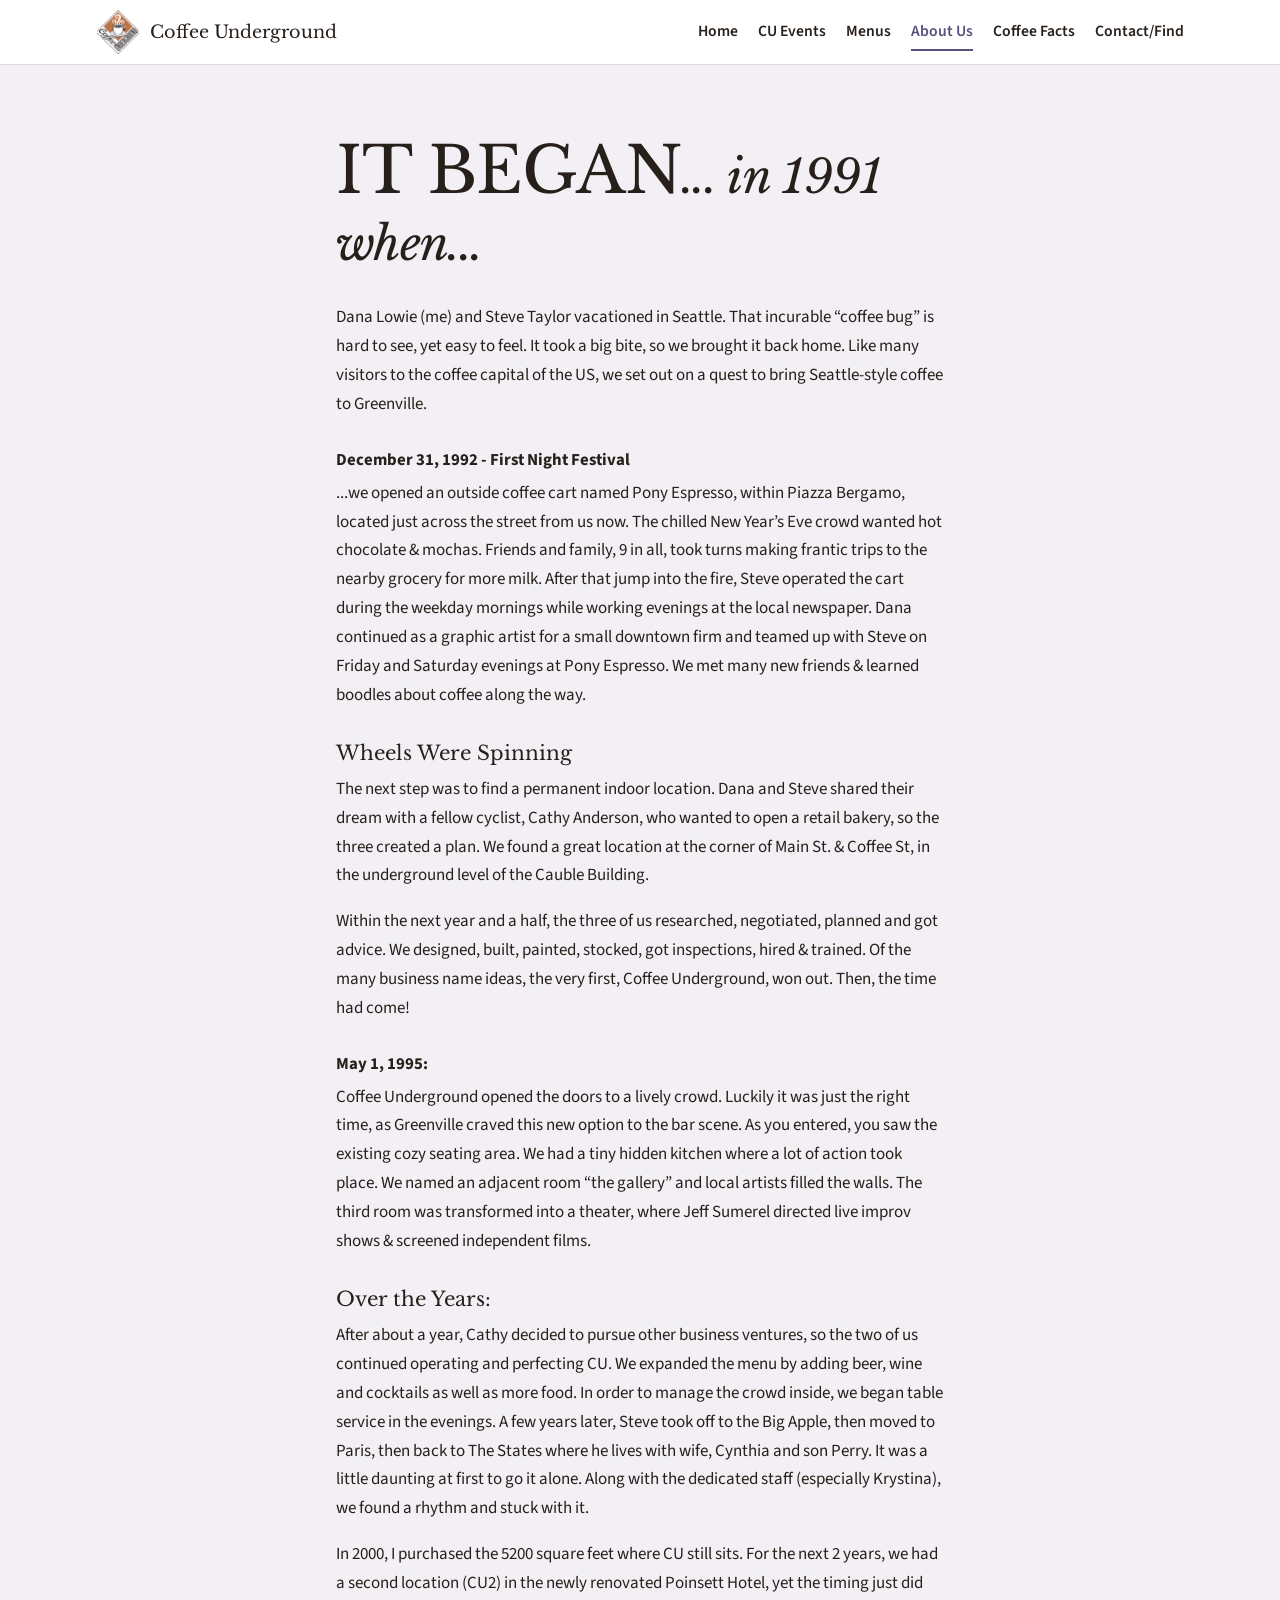
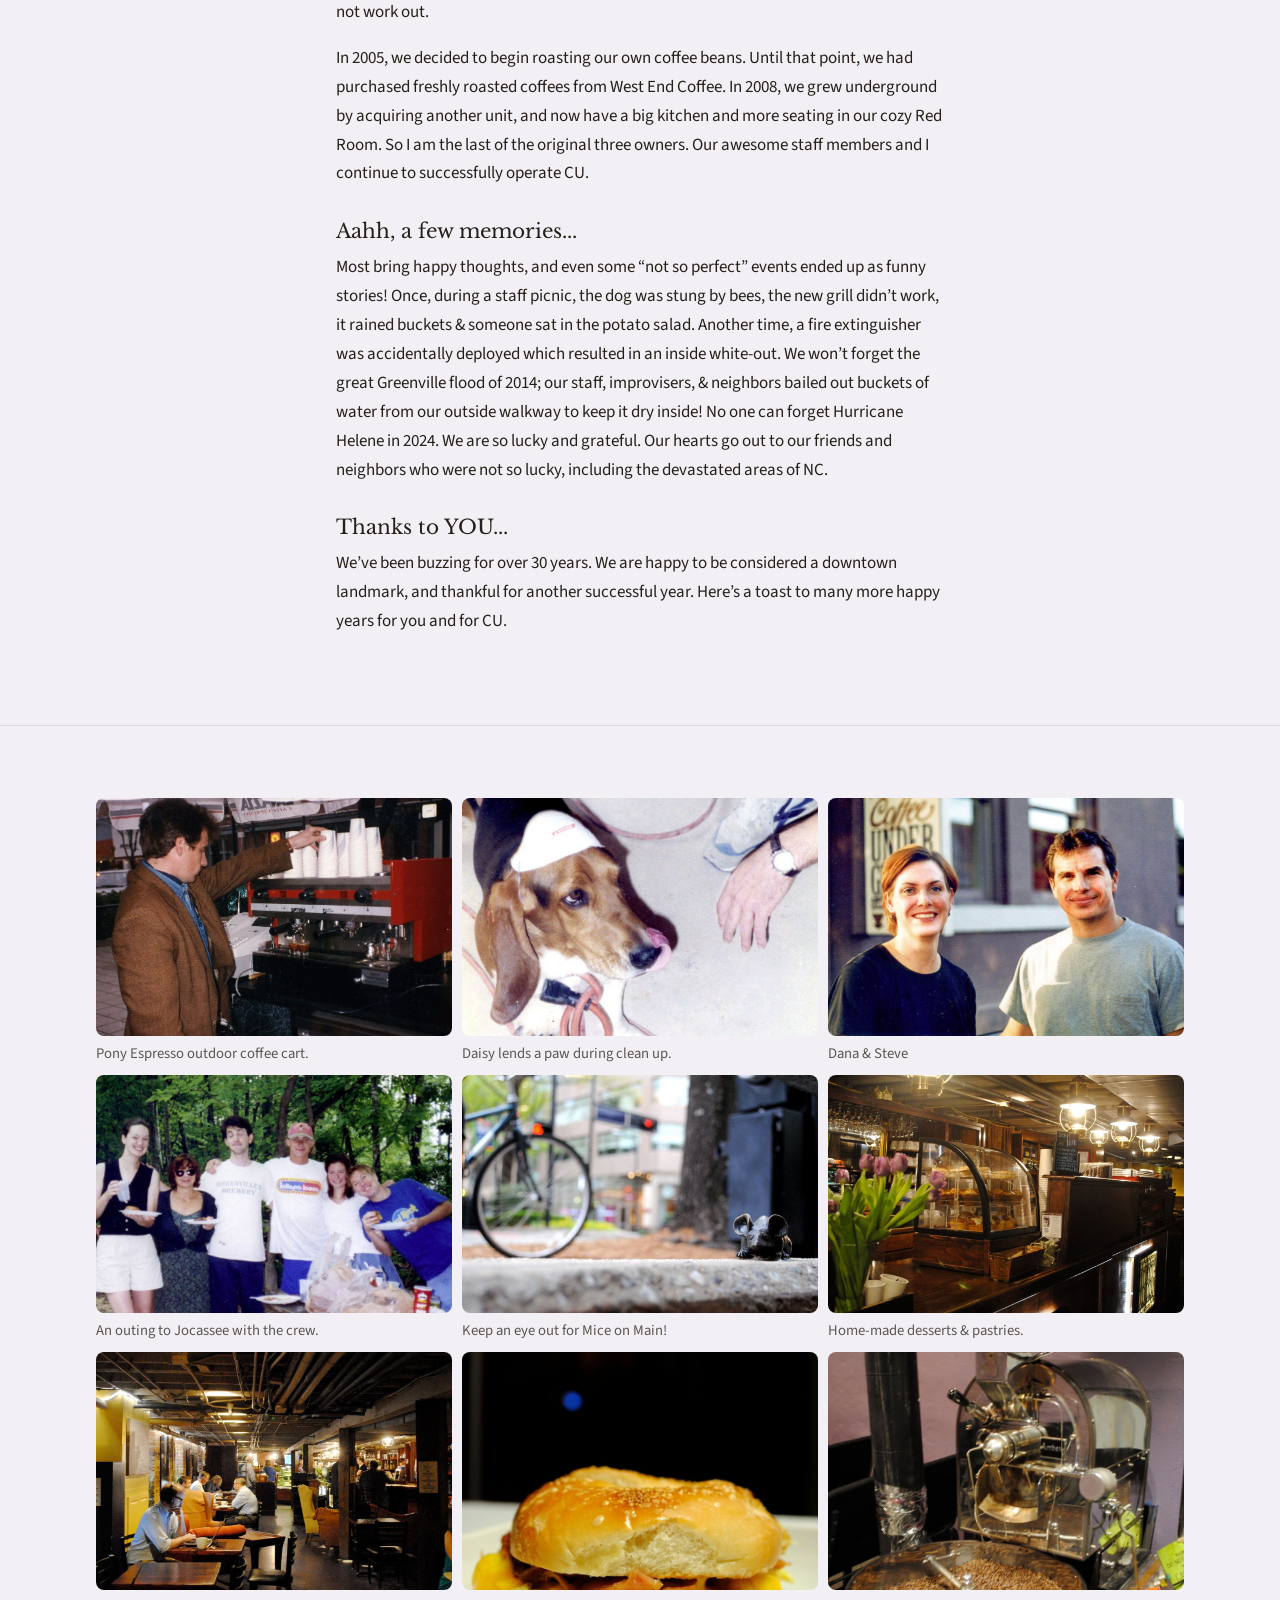
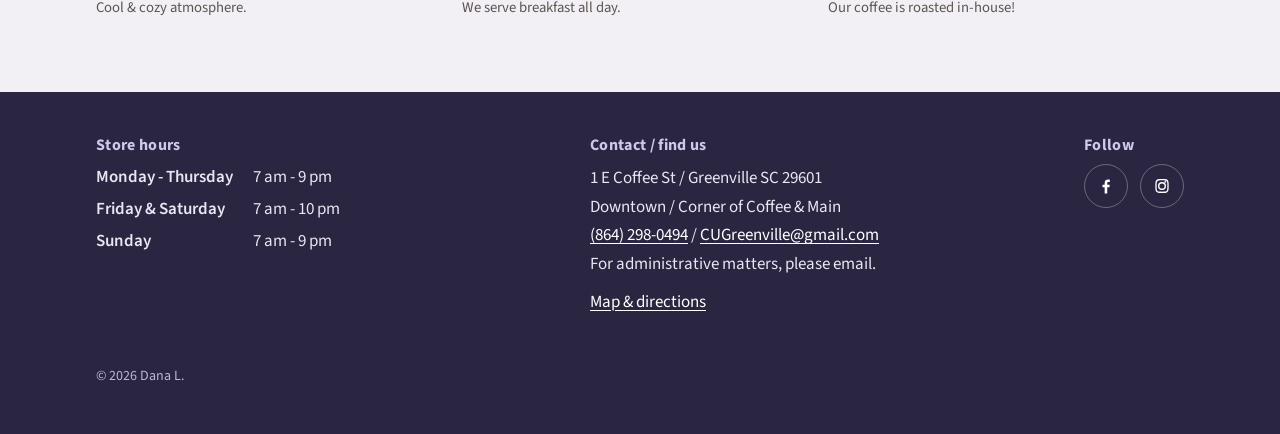
<file: about-cu/index.html>
<!doctype html>
<html lang="en">
<head>
<meta charset="utf-8">
<meta name="viewport" content="width=device-width, initial-scale=1">
<title>CU Story | Coffee Underground</title>
<meta name="description" content="How we began and happenings over the years since 1995.">
<meta property="og:site_name" content="Coffee Underground">
<meta property="og:title" content="CU Story | Coffee Underground">
<meta property="og:description" content="How we began and happenings over the years since 1995.">
<meta property="og:image" content="https://www.coffeeunderground.info/assets/img/home-alley.jpeg">
<link rel="icon" href="../assets/img/logo-sm.png">
<link rel="preconnect" href="https://fonts.googleapis.com">
<link rel="preconnect" href="https://fonts.gstatic.com" crossorigin>
<link href="https://fonts.googleapis.com/css2?family=Libre+Baskerville:ital,wght@0,400;0,700;1,400&family=Source+Sans+3:wght@400;600;700&display=swap" rel="stylesheet">
<link rel="stylesheet" href="../assets/css/styles.css">
<script>document.documentElement.classList.add('js')</script>
</head>
<body>
<a class="skip" href="#main">Skip to content</a>
<header class="site-header">
  <div class="wrap">
    <a class="brand" href="../"><img src="../assets/img/logo-sm.png" alt="" width="44" height="46"><span>Coffee Underground</span></a>
    <button class="nav-toggle" aria-expanded="false" aria-controls="site-nav">Menu</button>
    <nav class="site-nav" id="site-nav" aria-label="Main">
      <ul>
<li><a href="../">Home</a></li>
<li><a href="../events/">CU Events</a></li>
<li><a href="../menus/">Menus</a></li>
<li><a href="../about-cu/" aria-current="page">About Us</a></li>
<li><a href="../coffee-facts/">Coffee Facts</a></li>
<li><a href="../contact/">Contact/Find</a></li>
      </ul>
    </nav>
  </div>
</header>
<main id="main">

<section>
  <div class="wrap story prose">
    <h1 class="began">IT BEGAN<em>... in 1991 when...</em></h1>
    <p>Dana Lowie (me) and Steve Taylor vacationed in Seattle. That incurable &ldquo;coffee bug&rdquo; is hard to see, yet easy to feel. It took a big bite, so we brought it back home. Like many visitors to the coffee capital of the US, we set out on a quest to bring Seattle-style coffee to Greenville.</p>

    <h2 class="date">December 31, 1992 - First Night Festival</h2>
    <p>...we opened an outside coffee cart named Pony Espresso, within Piazza Bergamo, located just across the street from us now. The chilled New Year&rsquo;s Eve crowd wanted hot chocolate &amp; mochas. Friends and family, 9 in all, took turns making frantic trips to the nearby grocery for more milk. After that jump into the fire, Steve operated the cart during the weekday mornings while working evenings at the local newspaper. Dana continued as a graphic artist for a small downtown firm and teamed up with Steve on Friday and Saturday evenings at Pony Espresso. We met many new friends &amp; learned boodles about coffee along the way.</p>

    <h2>Wheels Were Spinning</h2>
    <p>The next step was to find a permanent indoor location. Dana and Steve shared their dream with a fellow cyclist, Cathy Anderson, who wanted to open a retail bakery, so the three created a plan. We found a great location at the corner of Main St. &amp; Coffee St, in the underground level of the Cauble Building.</p>
    <p>Within the next year and a half, the three of us researched, negotiated, planned and got advice. We designed, built, painted, stocked, got inspections, hired &amp; trained. Of the many business name ideas, the very first, Coffee Underground, won out. Then, the time had come!</p>

    <h2 class="date">May 1, 1995:</h2>
    <p>Coffee Underground opened the doors to a lively crowd. Luckily it was just the right time, as Greenville craved this new option to the bar scene. As you entered, you saw the existing cozy seating area. We had a tiny hidden kitchen where a lot of action took place. We named an adjacent room &ldquo;the gallery&rdquo; and local artists filled the walls. The third room was transformed into a theater, where Jeff Sumerel directed live improv shows &amp; screened independent films.</p>

    <h2>Over the Years:</h2>
    <p>After about a year, Cathy decided to pursue other business ventures, so the two of us continued operating and perfecting CU. We expanded the menu by adding beer, wine and cocktails as well as more food. In order to manage the crowd inside, we began table service in the evenings. A few years later, Steve took off to the Big Apple, then moved to Paris, then back to The States where he lives with wife, Cynthia and son Perry. It was a little daunting at first to go it alone. Along with the dedicated staff (especially Krystina), we found a rhythm and stuck with it.</p>
    <p>In 2000, I purchased the 5200 square feet where CU still sits. For the next 2 years, we had a second location (CU2) in the newly renovated Poinsett Hotel, yet the timing just did not work out.</p>
    <p>In 2005, we decided to begin roasting our own coffee beans. Until that point, we had purchased freshly roasted coffees from West End Coffee. In 2008, we grew underground by acquiring another unit, and now have a big kitchen and more seating in our cozy Red Room. So I am the last of the original three owners. Our awesome staff members and I continue to successfully operate CU.</p>

    <h2>Aahh, a few memories...</h2>
    <p>Most bring happy thoughts, and even some &ldquo;not so perfect&rdquo; events ended up as funny stories! Once, during a staff picnic, the dog was stung by bees, the new grill didn&rsquo;t work, it rained buckets &amp; someone sat in the potato salad. Another time, a fire extinguisher was accidentally deployed which resulted in an inside white-out. We won&rsquo;t forget the great Greenville flood of 2014; our staff, improvisers, &amp; neighbors bailed out buckets of water from our outside walkway to keep it dry inside! No one can forget Hurricane Helene in 2024. We are so lucky and grateful. Our hearts go out to our friends and neighbors who were not so lucky, including the devastated areas of NC.</p>

    <h2>Thanks to YOU...</h2>
    <p>We&rsquo;ve been buzzing for over 30 years. We are happy to be considered a downtown landmark, and thankful for another successful year. Here&rsquo;s a toast to many more happy years for you and for CU.</p>
  </div>
</section>
<section>
  <div class="wrap"><div class="photo-grid captioned"><figure><img src="../assets/img/about-pony.jpg" width="965" height="671" alt="Pony Espresso outdoor coffee cart." loading="lazy"><figcaption>Pony Espresso outdoor coffee cart.</figcaption></figure><figure><img src="../assets/img/about-daisy.jpg" width="1032" height="639" alt="Daisy lends a paw during clean up." loading="lazy"><figcaption>Daisy lends a paw during clean up.</figcaption></figure><figure><img src="../assets/img/about-dana-steve.jpg" width="1148" height="775" alt="Dana &amp; Steve" loading="lazy"><figcaption>Dana &amp; Steve</figcaption></figure><figure><img src="../assets/img/about-jocassee.jpg" width="1046" height="662" alt="An outing to Jocassee with the crew." loading="lazy"><figcaption>An outing to Jocassee with the crew.</figcaption></figure><figure><img src="../assets/img/about-mice.jpg" width="1200" height="740" alt="Keep an eye out for Mice on Main!" loading="lazy"><figcaption>Keep an eye out for Mice on Main!</figcaption></figure><figure><img src="../assets/img/about-desserts.jpg" width="1200" height="886" alt="Home-made desserts &amp; pastries." loading="lazy"><figcaption>Home-made desserts &amp; pastries.</figcaption></figure><figure><img src="../assets/img/about-cozy.jpg" width="1200" height="737" alt="Cool &amp; cozy atmosphere." loading="lazy"><figcaption>Cool &amp; cozy atmosphere.</figcaption></figure><figure><img src="../assets/img/about-breakfast.jpg" width="803" height="1200" alt="We serve breakfast all day." loading="lazy"><figcaption>We serve breakfast all day.</figcaption></figure><figure><img src="../assets/img/about-roasted.jpg" width="803" height="1200" alt="Our coffee is roasted in-house!" loading="lazy"><figcaption>Our coffee is roasted in-house!</figcaption></figure></div></div>
</section>

</main>
<footer class="site-footer">
  <div class="wrap">
    <div class="foot-grid">
      <div>
        <h2>Store hours</h2>
        <dl class="hours">
          <dt>Monday - Thursday</dt><dd>7 am - 9 pm</dd>
          <dt>Friday &amp; Saturday</dt><dd>7 am - 10 pm</dd>
          <dt>Sunday</dt><dd>7 am - 9 pm</dd>
        </dl>
      </div>
      <div>
        <h2>Contact / find us</h2>
        <address>
          1 E Coffee St / Greenville SC 29601<br>
          Downtown / Corner of Coffee &amp; Main<br>
          <a href="tel:+18642980494">(864) 298-0494</a> / <a href="mailto:CUGreenville@gmail.com">CUGreenville@gmail.com</a><br>
          For administrative matters, please email.
        </address>
        <p style="margin-top:.6rem"><a href="../contact/#map">Map &amp; directions</a></p>
      </div>
      <div>
        <h2>Follow</h2>
        <ul class="social">
          <li><a href="https://www.facebook.com/coffeeunderground" aria-label="Coffee Underground on Facebook"><svg viewBox="0 0 24 24" aria-hidden="true"><path d="M13.5 21v-7.5h2.6l.4-3h-3V8.6c0-.9.3-1.5 1.5-1.5h1.6V4.4c-.3 0-1.2-.1-2.3-.1-2.3 0-3.9 1.4-3.9 4v2.2H7.8v3h2.6V21h3.1z"/></svg></a></li>
          <li><a href="https://instagram.com/coffee.underground" aria-label="Coffee Underground on Instagram"><svg viewBox="0 0 24 24" aria-hidden="true"><path d="M12 7.2A4.8 4.8 0 1 0 12 16.8 4.8 4.8 0 0 0 12 7.2zm0 7.9a3.1 3.1 0 1 1 0-6.2 3.1 3.1 0 0 1 0 6.2zm5-8.1a1.1 1.1 0 1 1-2.2 0 1.1 1.1 0 0 1 2.2 0zM12 3.6c-2.3 0-2.6 0-3.5.1-2.4.1-4.3 1.4-4.4 4.4-.1.9-.1 1.2-.1 3.9s0 3 .1 3.9c.1 2.4 1.4 4.3 4.4 4.4.9.1 1.2.1 3.5.1s2.6 0 3.5-.1c2.4-.1 4.3-1.4 4.4-4.4.1-.9.1-1.2.1-3.9s0-3-.1-3.9c-.1-2.4-1.4-4.3-4.4-4.4-.9-.1-1.2-.1-3.5-.1zm0 1.6c2.2 0 2.5 0 3.4.1 1.8.1 2.8.9 2.9 2.9.1.9.1 1.2.1 3.8s0 2.9-.1 3.8c-.1 1.9-1 2.8-2.9 2.9-.9.1-1.2.1-3.4.1s-2.5 0-3.4-.1c-1.9-.1-2.8-1-2.9-2.9-.1-.9-.1-1.2-.1-3.8s0-2.9.1-3.8c.1-1.9 1-2.8 2.9-2.9.9-.1 1.2-.1 3.4-.1z"/></svg></a></li>
        </ul>
      </div>
    </div>
    <p class="copyright">&copy; 2026 Dana L.</p>
  </div>
</footer>
<script>
(function () {
  var b = document.querySelector('.nav-toggle'), n = document.getElementById('site-nav');
  b.addEventListener('click', function () {
    var open = n.classList.toggle('open');
    b.setAttribute('aria-expanded', open);
    b.textContent = open ? 'Close' : 'Menu';
  });
})();
</script>
</body>
</html>
</file>
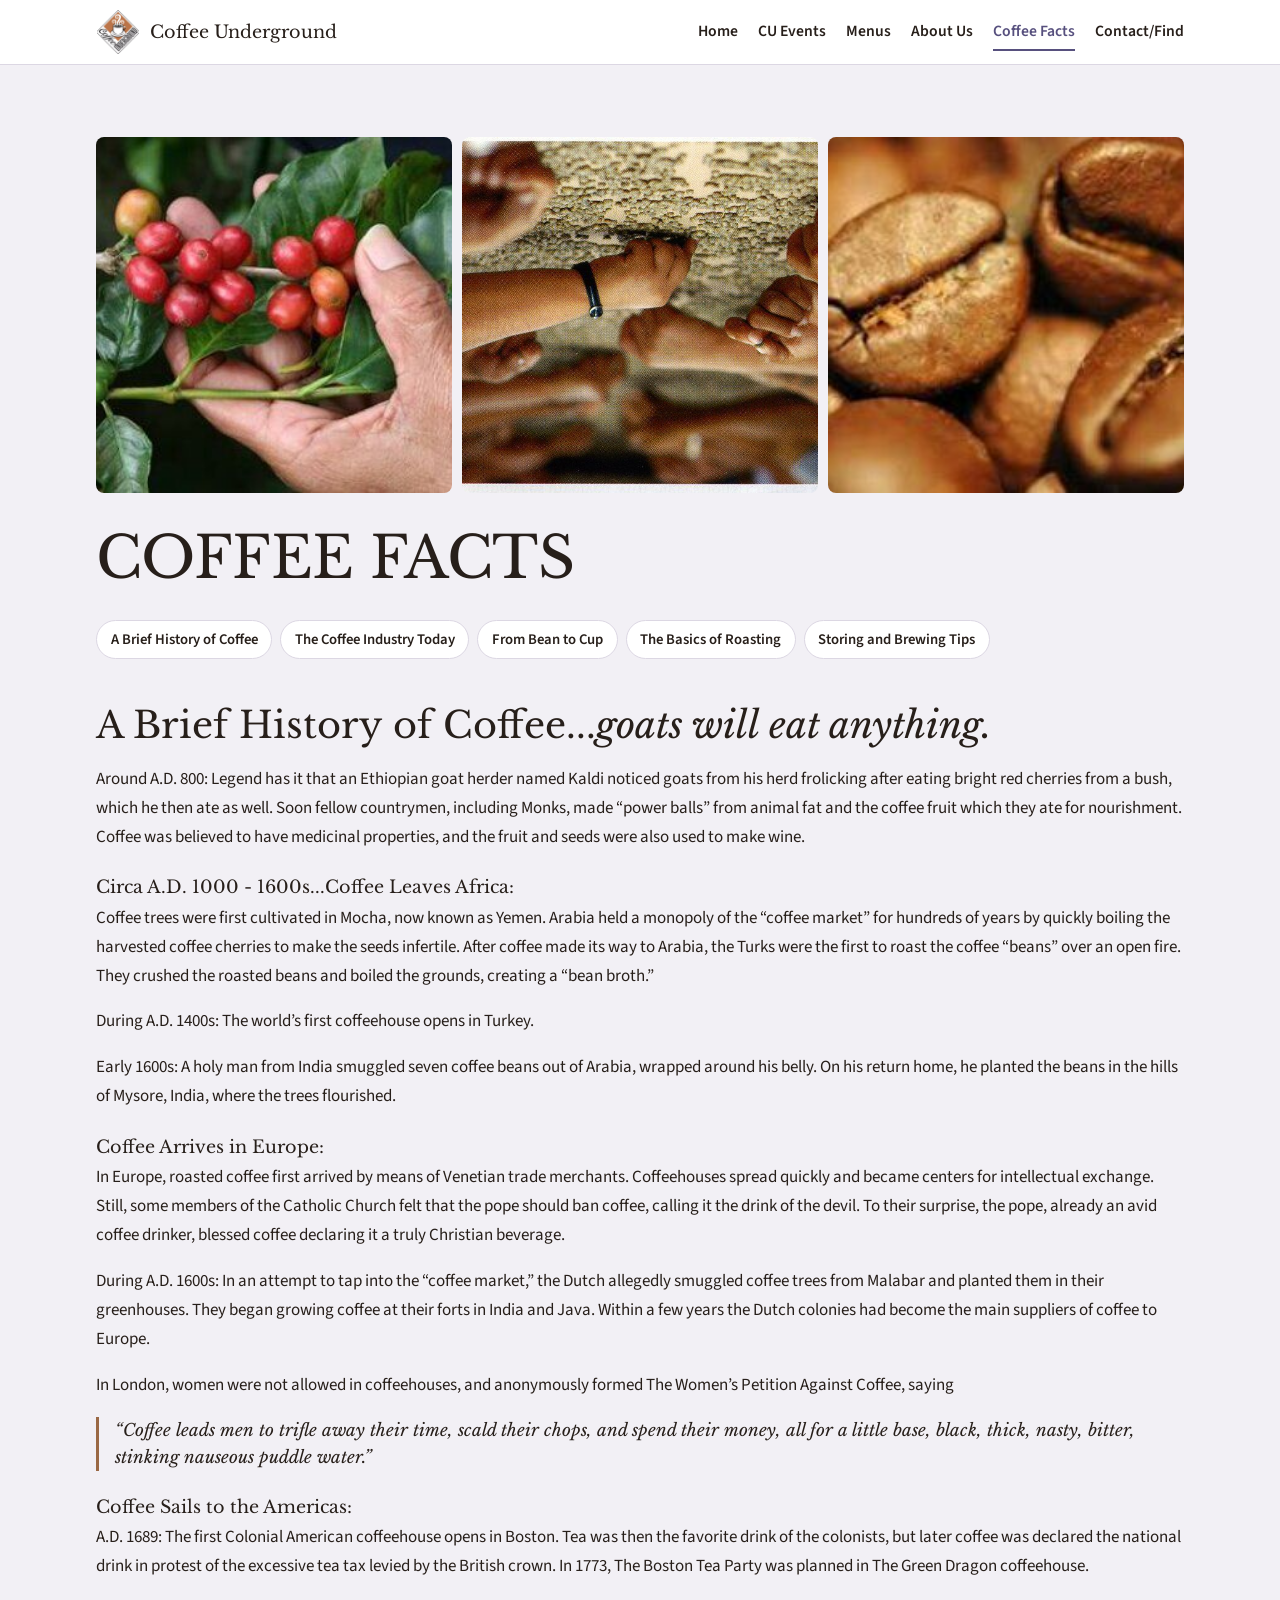
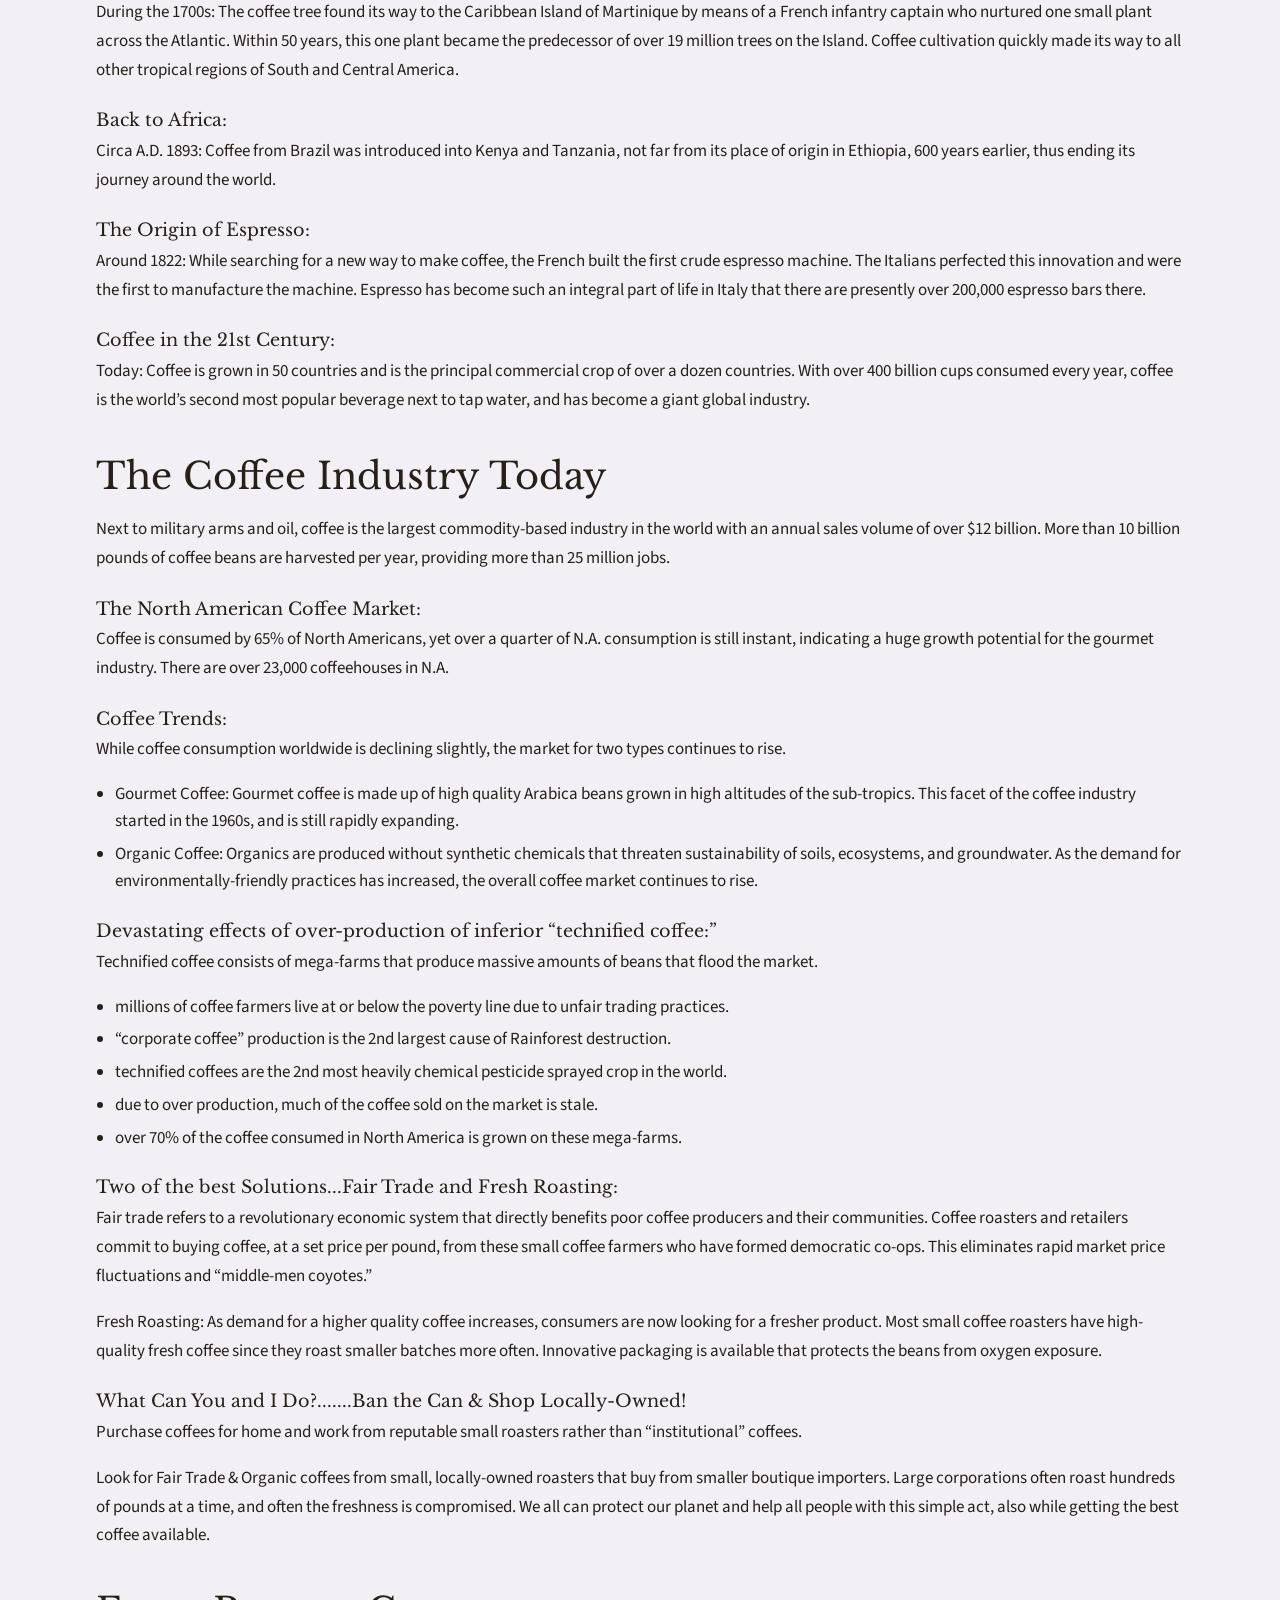
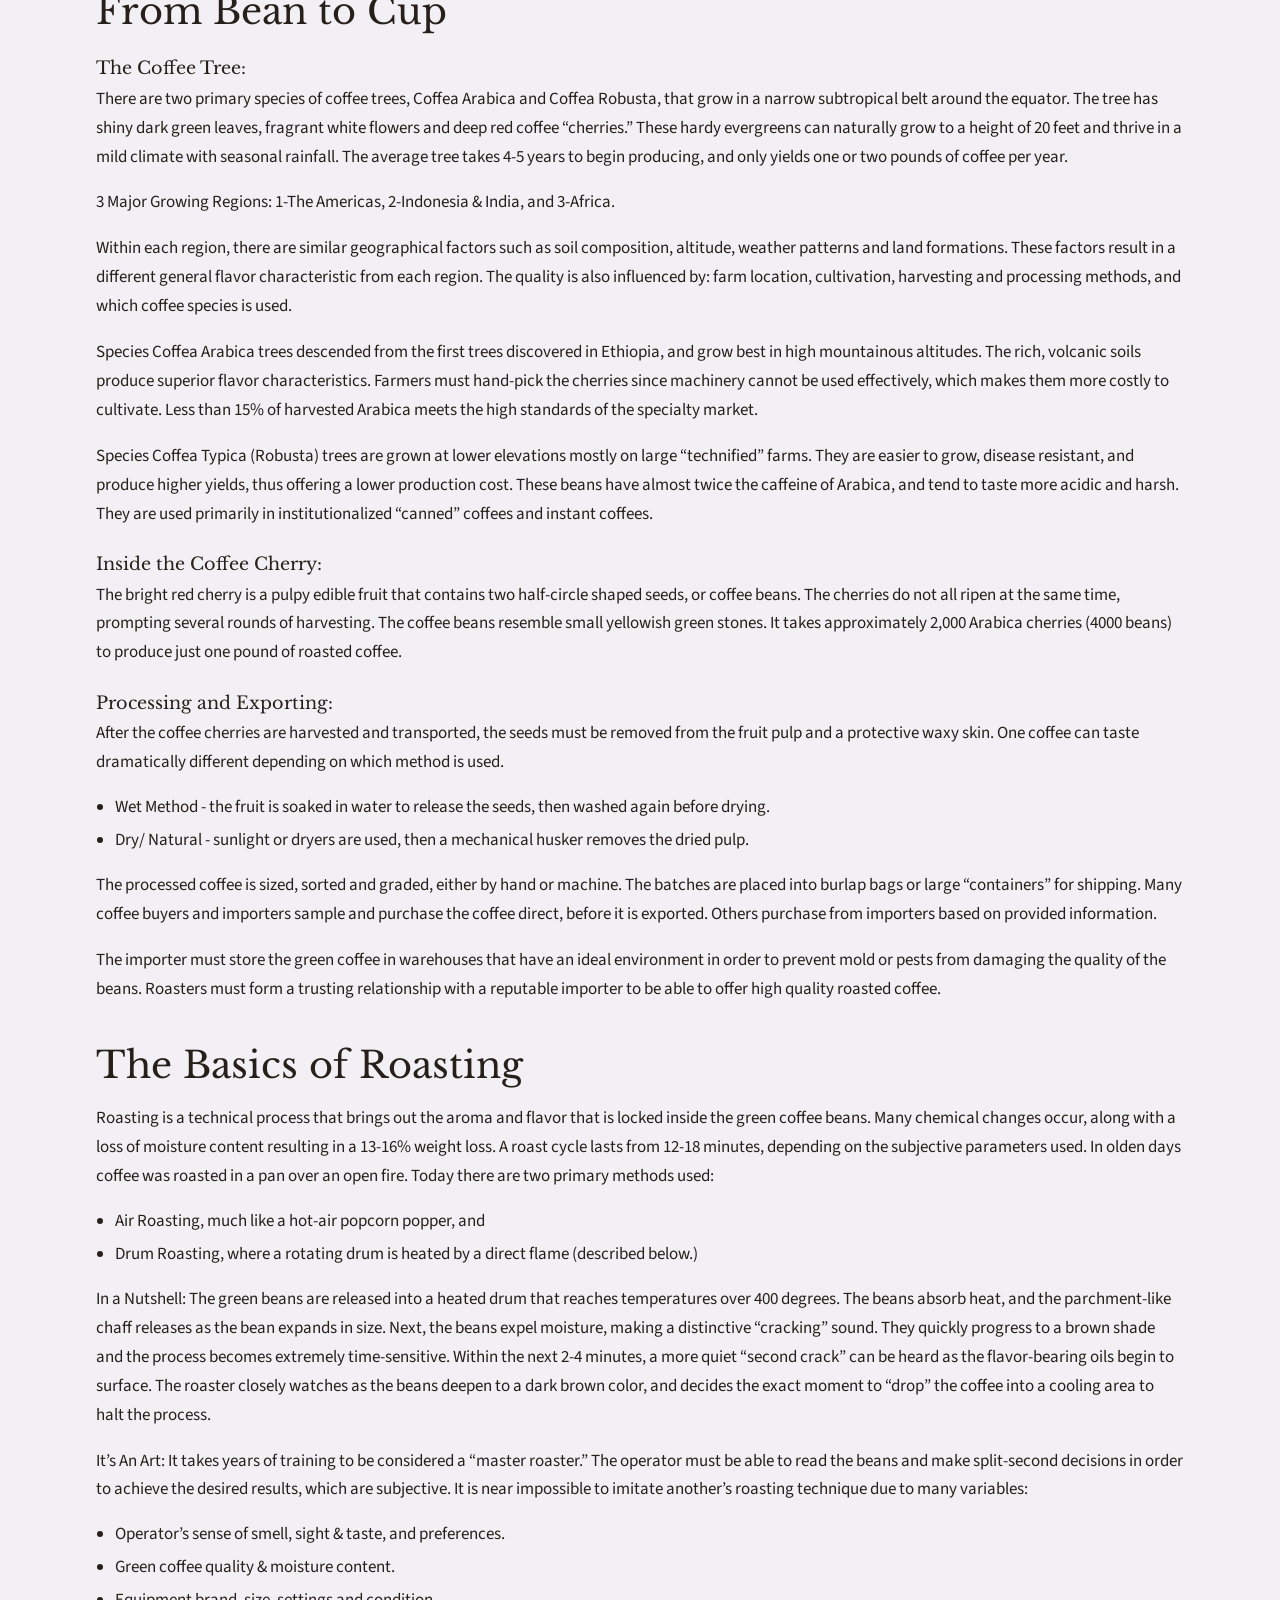
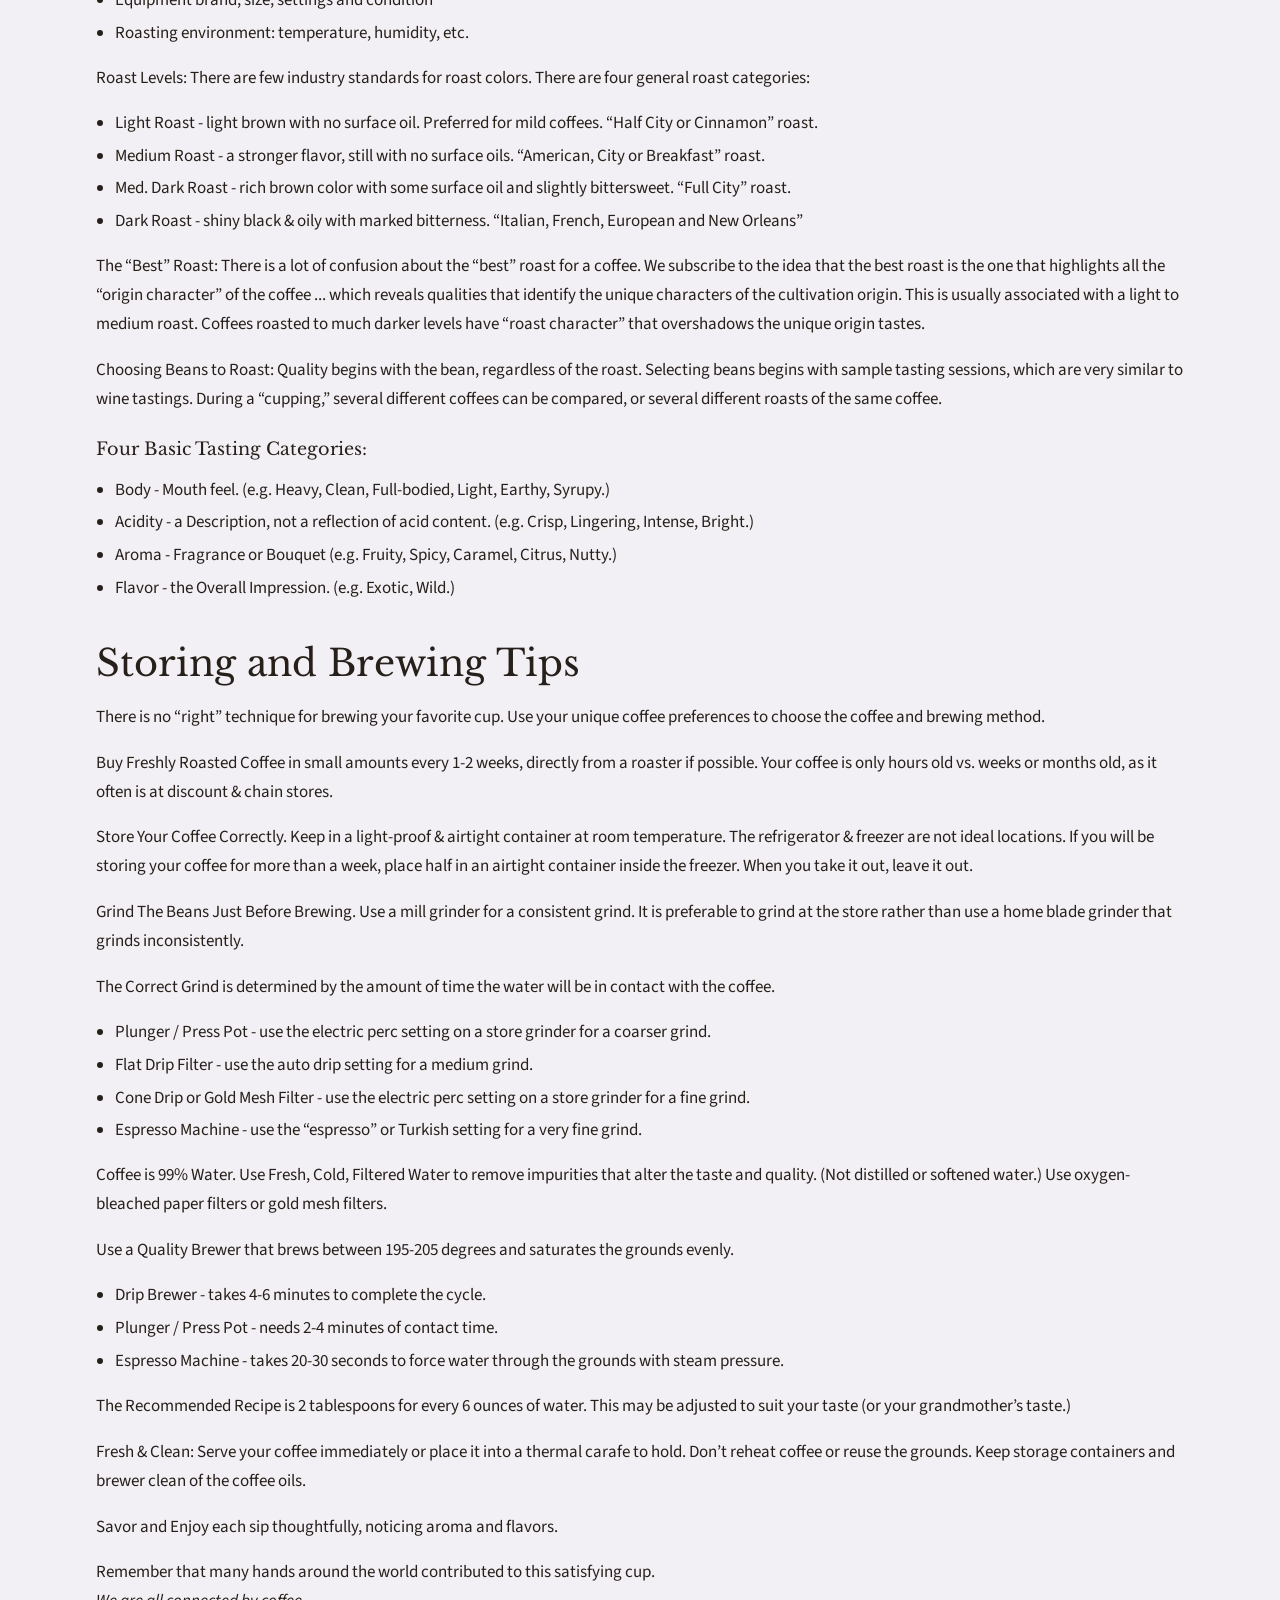
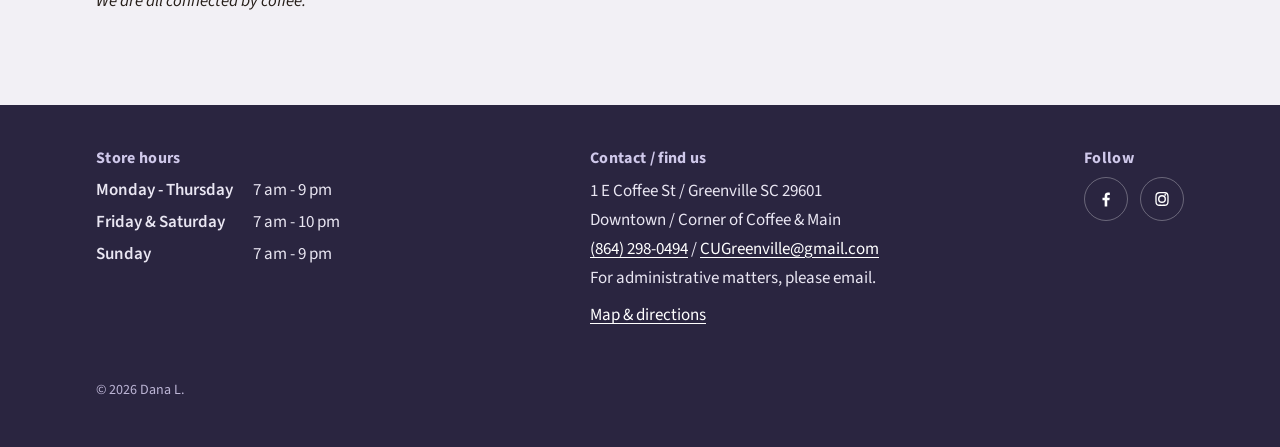
<file: coffee-facts/index.html>
<!doctype html>
<html lang="en">
<head>
<meta charset="utf-8">
<meta name="viewport" content="width=device-width, initial-scale=1">
<title>Coffee Facts | Coffee Underground</title>
<meta name="description" content="A brief history of coffee, the coffee industry, from bean to cup, the basics of roasting, and storing and brewing tips.">
<meta property="og:site_name" content="Coffee Underground">
<meta property="og:title" content="Coffee Facts | Coffee Underground">
<meta property="og:description" content="A brief history of coffee, the coffee industry, from bean to cup, the basics of roasting, and storing and brewing tips.">
<meta property="og:image" content="https://www.coffeeunderground.info/assets/img/home-alley.jpeg">
<link rel="icon" href="../assets/img/logo-sm.png">
<link rel="preconnect" href="https://fonts.googleapis.com">
<link rel="preconnect" href="https://fonts.gstatic.com" crossorigin>
<link href="https://fonts.googleapis.com/css2?family=Libre+Baskerville:ital,wght@0,400;0,700;1,400&family=Source+Sans+3:wght@400;600;700&display=swap" rel="stylesheet">
<link rel="stylesheet" href="../assets/css/styles.css">
<script>document.documentElement.classList.add('js')</script>
</head>
<body>
<a class="skip" href="#main">Skip to content</a>
<header class="site-header">
  <div class="wrap">
    <a class="brand" href="../"><img src="../assets/img/logo-sm.png" alt="" width="44" height="46"><span>Coffee Underground</span></a>
    <button class="nav-toggle" aria-expanded="false" aria-controls="site-nav">Menu</button>
    <nav class="site-nav" id="site-nav" aria-label="Main">
      <ul>
<li><a href="../">Home</a></li>
<li><a href="../events/">CU Events</a></li>
<li><a href="../menus/">Menus</a></li>
<li><a href="../about-cu/">About Us</a></li>
<li><a href="../coffee-facts/" aria-current="page">Coffee Facts</a></li>
<li><a href="../contact/">Contact/Find</a></li>
      </ul>
    </nav>
  </div>
</header>
<main id="main">

<section>
  <div class="wrap">
    <div class="photo-grid facts-photos">
      <img src="../assets/img/facts-1.jpg" width="435" height="284" alt="" fetchpriority="high">
      <img src="../assets/img/facts-2.jpg" width="915" height="577" alt="" loading="lazy">
      <img src="../assets/img/facts-3.jpg" width="409" height="213" alt="" loading="lazy">
    </div>
    <div class="facts prose">
      <h1>COFFEE FACTS</h1>
      <ul class="toc">
        <li><a href="#history">A Brief History of Coffee</a></li>
        <li><a href="#industry">The Coffee Industry Today</a></li>
        <li><a href="#bean-to-cup">From Bean to Cup</a></li>
        <li><a href="#roasting">The Basics of Roasting</a></li>
        <li><a href="#brewing">Storing and Brewing Tips</a></li>
      </ul>

      <h2 id="history">A Brief History of Coffee...<em>goats will eat anything.</em></h2>
      <p>Around A.D. 800: Legend has it that an Ethiopian goat herder named Kaldi noticed goats from his herd frolicking after eating bright red cherries from a bush, which he then ate as well. Soon fellow countrymen, including Monks, made &ldquo;power balls&rdquo; from animal fat and the coffee fruit which they ate for nourishment. Coffee was believed to have medicinal properties, and the fruit and seeds were also used to make wine.</p>
      <h3>Circa A.D. 1000 - 1600s...Coffee Leaves Africa:</h3>
      <p>Coffee trees were first cultivated in Mocha, now known as Yemen. Arabia held a monopoly of the &ldquo;coffee market&rdquo; for hundreds of years by quickly boiling the harvested coffee cherries to make the seeds infertile. After coffee made its way to Arabia, the Turks were the first to roast the coffee &ldquo;beans&rdquo; over an open fire. They crushed the roasted beans and boiled the grounds, creating a &ldquo;bean broth.&rdquo;</p>
      <p>During A.D. 1400s: The world&rsquo;s first coffeehouse opens in Turkey.</p>
      <p>Early 1600s: A holy man from India smuggled seven coffee beans out of Arabia, wrapped around his belly. On his return home, he planted the beans in the hills of Mysore, India, where the trees flourished.</p>
      <h3>Coffee Arrives in Europe:</h3>
      <p>In Europe, roasted coffee first arrived by means of Venetian trade merchants. Coffeehouses spread quickly and became centers for intellectual exchange. Still, some members of the Catholic Church felt that the pope should ban coffee, calling it the drink of the devil. To their surprise, the pope, already an avid coffee drinker, blessed coffee declaring it a truly Christian beverage.</p>
      <p>During A.D. 1600s: In an attempt to tap into the &ldquo;coffee market,&rdquo; the Dutch allegedly smuggled coffee trees from Malabar and planted them in their greenhouses. They began growing coffee at their forts in India and Java. Within a few years the Dutch colonies had become the main suppliers of coffee to Europe.</p>
      <p>In London, women were not allowed in coffeehouses, and anonymously formed The Women&rsquo;s Petition Against Coffee, saying</p>
      <blockquote>&ldquo;Coffee leads men to trifle away their time, scald their chops, and spend their money, all for a little base, black, thick, nasty, bitter, stinking nauseous puddle water.&rdquo;</blockquote>
      <h3>Coffee Sails to the Americas:</h3>
      <p>A.D. 1689: The first Colonial American coffeehouse opens in Boston. Tea was then the favorite drink of the colonists, but later coffee was declared the national drink in protest of the excessive tea tax levied by the British crown. In 1773, The Boston Tea Party was planned in The Green Dragon coffeehouse.</p>
      <p>During the 1700s: The coffee tree found its way to the Caribbean Island of Martinique by means of a French infantry captain who nurtured one small plant across the Atlantic. Within 50 years, this one plant became the predecessor of over 19 million trees on the Island. Coffee cultivation quickly made its way to all other tropical regions of South and Central America.</p>
      <h3>Back to Africa:</h3>
      <p>Circa A.D. 1893: Coffee from Brazil was introduced into Kenya and Tanzania, not far from its place of origin in Ethiopia, 600 years earlier, thus ending its journey around the world.</p>
      <h3>The Origin of Espresso:</h3>
      <p>Around 1822: While searching for a new way to make coffee, the French built the first crude espresso machine. The Italians perfected this innovation and were the first to manufacture the machine. Espresso has become such an integral part of life in Italy that there are presently over 200,000 espresso bars there.</p>
      <h3>Coffee in the 21st Century:</h3>
      <p>Today: Coffee is grown in 50 countries and is the principal commercial crop of over a dozen countries. With over 400 billion cups consumed every year, coffee is the world&rsquo;s second most popular beverage next to tap water, and has become a giant global industry.</p>

      <h2 id="industry">The Coffee Industry Today</h2>
      <p>Next to military arms and oil, coffee is the largest commodity-based industry in the world with an annual sales volume of over $12 billion. More than 10 billion pounds of coffee beans are harvested per year, providing more than 25 million jobs.</p>
      <h3>The North American Coffee Market:</h3>
      <p>Coffee is consumed by 65% of North Americans, yet over a quarter of N.A. consumption is still instant, indicating a huge growth potential for the gourmet industry. There are over 23,000 coffeehouses in N.A.</p>
      <h3>Coffee Trends:</h3>
      <p>While coffee consumption worldwide is declining slightly, the market for two types continues to rise.</p>
      <ul>
        <li>Gourmet Coffee: Gourmet coffee is made up of high quality Arabica beans grown in high altitudes of the sub-tropics. This facet of the coffee industry started in the 1960s, and is still rapidly expanding.</li>
        <li>Organic Coffee: Organics are produced without synthetic chemicals that threaten sustainability of soils, ecosystems, and groundwater. As the demand for environmentally-friendly practices has increased, the overall coffee market continues to rise.</li>
      </ul>
      <h3>Devastating effects of over-production of inferior &ldquo;technified coffee:&rdquo;</h3>
      <p>Technified coffee consists of mega-farms that produce massive amounts of beans that flood the market.</p>
      <ul>
        <li>millions of coffee farmers live at or below the poverty line due to unfair trading practices.</li>
        <li>&ldquo;corporate coffee&rdquo; production is the 2nd largest cause of Rainforest destruction.</li>
        <li>technified coffees are the 2nd most heavily chemical pesticide sprayed crop in the world.</li>
        <li>due to over production, much of the coffee sold on the market is stale.</li>
        <li>over 70% of the coffee consumed in North America is grown on these mega-farms.</li>
      </ul>
      <h3>Two of the best Solutions...Fair Trade and Fresh Roasting:</h3>
      <p>Fair trade refers to a revolutionary economic system that directly benefits poor coffee producers and their communities. Coffee roasters and retailers commit to buying coffee, at a set price per pound, from these small coffee farmers who have formed democratic co-ops. This eliminates rapid market price fluctuations and &ldquo;middle-men coyotes.&rdquo;</p>
      <p>Fresh Roasting: As demand for a higher quality coffee increases, consumers are now looking for a fresher product. Most small coffee roasters have high-quality fresh coffee since they roast smaller batches more often. Innovative packaging is available that protects the beans from oxygen exposure.</p>
      <h3>What Can You and I Do?.......Ban the Can &amp; Shop Locally-Owned!</h3>
      <p>Purchase coffees for home and work from reputable small roasters rather than &ldquo;institutional&rdquo; coffees.</p>
      <p>Look for Fair Trade &amp; Organic coffees from small, locally-owned roasters that buy from smaller boutique importers. Large corporations often roast hundreds of pounds at a time, and often the freshness is compromised. We all can protect our planet and help all people with this simple act, also while getting the best coffee available.</p>

      <h2 id="bean-to-cup">From Bean to Cup</h2>
      <h3>The Coffee Tree:</h3>
      <p>There are two primary species of coffee trees, Coffea Arabica and Coffea Robusta, that grow in a narrow subtropical belt around the equator. The tree has shiny dark green leaves, fragrant white flowers and deep red coffee &ldquo;cherries.&rdquo; These hardy evergreens can naturally grow to a height of 20 feet and thrive in a mild climate with seasonal rainfall. The average tree takes 4-5 years to begin producing, and only yields one or two pounds of coffee per year.</p>
      <p>3 Major Growing Regions: 1-The Americas, 2-Indonesia &amp; India, and 3-Africa.</p>
      <p>Within each region, there are similar geographical factors such as soil composition, altitude, weather patterns and land formations. These factors result in a different general flavor characteristic from each region. The quality is also influenced by: farm location, cultivation, harvesting and processing methods, and which coffee species is used.</p>
      <p>Species Coffea Arabica trees descended from the first trees discovered in Ethiopia, and grow best in high mountainous altitudes. The rich, volcanic soils produce superior flavor characteristics. Farmers must hand-pick the cherries since machinery cannot be used effectively, which makes them more costly to cultivate. Less than 15% of harvested Arabica meets the high standards of the specialty market.</p>
      <p>Species Coffea Typica (Robusta) trees are grown at lower elevations mostly on large &ldquo;technified&rdquo; farms. They are easier to grow, disease resistant, and produce higher yields, thus offering a lower production cost. These beans have almost twice the caffeine of Arabica, and tend to taste more acidic and harsh. They are used primarily in institutionalized &ldquo;canned&rdquo; coffees and instant coffees.</p>
      <h3>Inside the Coffee Cherry:</h3>
      <p>The bright red cherry is a pulpy edible fruit that contains two half-circle shaped seeds, or coffee beans. The cherries do not all ripen at the same time, prompting several rounds of harvesting. The coffee beans resemble small yellowish green stones. It takes approximately 2,000 Arabica cherries (4000 beans) to produce just one pound of roasted coffee.</p>
      <h3>Processing and Exporting:</h3>
      <p>After the coffee cherries are harvested and transported, the seeds must be removed from the fruit pulp and a protective waxy skin. One coffee can taste dramatically different depending on which method is used.</p>
      <ul>
        <li>Wet Method - the fruit is soaked in water to release the seeds, then washed again before drying.</li>
        <li>Dry/ Natural - sunlight or dryers are used, then a mechanical husker removes the dried pulp.</li>
      </ul>
      <p>The processed coffee is sized, sorted and graded, either by hand or machine. The batches are placed into burlap bags or large &ldquo;containers&rdquo; for shipping. Many coffee buyers and importers sample and purchase the coffee direct, before it is exported. Others purchase from importers based on provided information.</p>
      <p>The importer must store the green coffee in warehouses that have an ideal environment in order to prevent mold or pests from damaging the quality of the beans. Roasters must form a trusting relationship with a reputable importer to be able to offer high quality roasted coffee.</p>

      <h2 id="roasting">The Basics of Roasting</h2>
      <p>Roasting is a technical process that brings out the aroma and flavor that is locked inside the green coffee beans. Many chemical changes occur, along with a loss of moisture content resulting in a 13-16% weight loss. A roast cycle lasts from 12-18 minutes, depending on the subjective parameters used. In olden days coffee was roasted in a pan over an open fire. Today there are two primary methods used:</p>
      <ul>
        <li>Air Roasting, much like a hot-air popcorn popper, and</li>
        <li>Drum Roasting, where a rotating drum is heated by a direct flame (described below.)</li>
      </ul>
      <p>In a Nutshell: The green beans are released into a heated drum that reaches temperatures over 400 degrees. The beans absorb heat, and the parchment-like chaff releases as the bean expands in size. Next, the beans expel moisture, making a distinctive &ldquo;cracking&rdquo; sound. They quickly progress to a brown shade and the process becomes extremely time-sensitive. Within the next 2-4 minutes, a more quiet &ldquo;second crack&rdquo; can be heard as the flavor-bearing oils begin to surface. The roaster closely watches as the beans deepen to a dark brown color, and decides the exact moment to &ldquo;drop&rdquo; the coffee into a cooling area to halt the process.</p>
      <p>It&rsquo;s An Art: It takes years of training to be considered a &ldquo;master roaster.&rdquo; The operator must be able to read the beans and make split-second decisions in order to achieve the desired results, which are subjective. It is near impossible to imitate another&rsquo;s roasting technique due to many variables:</p>
      <ul>
        <li>Operator&rsquo;s sense of smell, sight &amp; taste, and preferences.</li>
        <li>Green coffee quality &amp; moisture content.</li>
        <li>Equipment brand, size, settings and condition</li>
        <li>Roasting environment: temperature, humidity, etc.</li>
      </ul>
      <p>Roast Levels: There are few industry standards for roast colors. There are four general roast categories:</p>
      <ul>
        <li>Light Roast - light brown with no surface oil. Preferred for mild coffees. &ldquo;Half City or Cinnamon&rdquo; roast.</li>
        <li>Medium Roast - a stronger flavor, still with no surface oils. &ldquo;American, City or Breakfast&rdquo; roast.</li>
        <li>Med. Dark Roast - rich brown color with some surface oil and slightly bittersweet. &ldquo;Full City&rdquo; roast.</li>
        <li>Dark Roast - shiny black &amp; oily with marked bitterness. &ldquo;Italian, French, European and New Orleans&rdquo;</li>
      </ul>
      <p>The &ldquo;Best&rdquo; Roast: There is a lot of confusion about the &ldquo;best&rdquo; roast for a coffee. We subscribe to the idea that the best roast is the one that highlights all the &ldquo;origin character&rdquo; of the coffee ... which reveals qualities that identify the unique characters of the cultivation origin. This is usually associated with a light to medium roast. Coffees roasted to much darker levels have &ldquo;roast character&rdquo; that overshadows the unique origin tastes.</p>
      <p>Choosing Beans to Roast: Quality begins with the bean, regardless of the roast. Selecting beans begins with sample tasting sessions, which are very similar to wine tastings. During a &ldquo;cupping,&rdquo; several different coffees can be compared, or several different roasts of the same coffee.</p>
      <h3>Four Basic Tasting Categories:</h3>
      <ul>
        <li>Body - Mouth feel. (e.g. Heavy, Clean, Full-bodied, Light, Earthy, Syrupy.)</li>
        <li>Acidity - a Description, not a reflection of acid content. (e.g. Crisp, Lingering, Intense, Bright.)</li>
        <li>Aroma - Fragrance or Bouquet (e.g. Fruity, Spicy, Caramel, Citrus, Nutty.)</li>
        <li>Flavor - the Overall Impression. (e.g. Exotic, Wild.)</li>
      </ul>

      <h2 id="brewing">Storing and Brewing Tips</h2>
      <p>There is no &ldquo;right&rdquo; technique for brewing your favorite cup. Use your unique coffee preferences to choose the coffee and brewing method.</p>
      <p>Buy Freshly Roasted Coffee in small amounts every 1-2 weeks, directly from a roaster if possible. Your coffee is only hours old vs. weeks or months old, as it often is at discount &amp; chain stores.</p>
      <p>Store Your Coffee Correctly. Keep in a light-proof &amp; airtight container at room temperature. The refrigerator &amp; freezer are not ideal locations. If you will be storing your coffee for more than a week, place half in an airtight container inside the freezer. When you take it out, leave it out.</p>
      <p>Grind The Beans Just Before Brewing. Use a mill grinder for a consistent grind. It is preferable to grind at the store rather than use a home blade grinder that grinds inconsistently.</p>
      <p>The Correct Grind is determined by the amount of time the water will be in contact with the coffee.</p>
      <ul>
        <li>Plunger / Press Pot - use the electric perc setting on a store grinder for a coarser grind.</li>
        <li>Flat Drip Filter - use the auto drip setting for a medium grind.</li>
        <li>Cone Drip or Gold Mesh Filter - use the electric perc setting on a store grinder for a fine grind.</li>
        <li>Espresso Machine - use the &ldquo;espresso&rdquo; or Turkish setting for a very fine grind.</li>
      </ul>
      <p>Coffee is 99% Water. Use Fresh, Cold, Filtered Water to remove impurities that alter the taste and quality. (Not distilled or softened water.) Use oxygen-bleached paper filters or gold mesh filters.</p>
      <p>Use a Quality Brewer that brews between 195-205 degrees and saturates the grounds evenly.</p>
      <ul>
        <li>Drip Brewer - takes 4-6 minutes to complete the cycle.</li>
        <li>Plunger / Press Pot - needs 2-4 minutes of contact time.</li>
        <li>Espresso Machine - takes 20-30 seconds to force water through the grounds with steam pressure.</li>
      </ul>
      <p>The Recommended Recipe is 2 tablespoons for every 6 ounces of water. This may be adjusted to suit your taste (or your grandmother&rsquo;s taste.)</p>
      <p>Fresh &amp; Clean: Serve your coffee immediately or place it into a thermal carafe to hold. Don&rsquo;t reheat coffee or reuse the grounds. Keep storage containers and brewer clean of the coffee oils.</p>
      <p>Savor and Enjoy each sip thoughtfully, noticing aroma and flavors.</p>
      <p>Remember that many hands around the world contributed to this satisfying cup.<br><em>We are all connected by coffee.</em></p>
    </div>
  </div>
</section>

</main>
<footer class="site-footer">
  <div class="wrap">
    <div class="foot-grid">
      <div>
        <h2>Store hours</h2>
        <dl class="hours">
          <dt>Monday - Thursday</dt><dd>7 am - 9 pm</dd>
          <dt>Friday &amp; Saturday</dt><dd>7 am - 10 pm</dd>
          <dt>Sunday</dt><dd>7 am - 9 pm</dd>
        </dl>
      </div>
      <div>
        <h2>Contact / find us</h2>
        <address>
          1 E Coffee St / Greenville SC 29601<br>
          Downtown / Corner of Coffee &amp; Main<br>
          <a href="tel:+18642980494">(864) 298-0494</a> / <a href="mailto:CUGreenville@gmail.com">CUGreenville@gmail.com</a><br>
          For administrative matters, please email.
        </address>
        <p style="margin-top:.6rem"><a href="../contact/#map">Map &amp; directions</a></p>
      </div>
      <div>
        <h2>Follow</h2>
        <ul class="social">
          <li><a href="https://www.facebook.com/coffeeunderground" aria-label="Coffee Underground on Facebook"><svg viewBox="0 0 24 24" aria-hidden="true"><path d="M13.5 21v-7.5h2.6l.4-3h-3V8.6c0-.9.3-1.5 1.5-1.5h1.6V4.4c-.3 0-1.2-.1-2.3-.1-2.3 0-3.9 1.4-3.9 4v2.2H7.8v3h2.6V21h3.1z"/></svg></a></li>
          <li><a href="https://instagram.com/coffee.underground" aria-label="Coffee Underground on Instagram"><svg viewBox="0 0 24 24" aria-hidden="true"><path d="M12 7.2A4.8 4.8 0 1 0 12 16.8 4.8 4.8 0 0 0 12 7.2zm0 7.9a3.1 3.1 0 1 1 0-6.2 3.1 3.1 0 0 1 0 6.2zm5-8.1a1.1 1.1 0 1 1-2.2 0 1.1 1.1 0 0 1 2.2 0zM12 3.6c-2.3 0-2.6 0-3.5.1-2.4.1-4.3 1.4-4.4 4.4-.1.9-.1 1.2-.1 3.9s0 3 .1 3.9c.1 2.4 1.4 4.3 4.4 4.4.9.1 1.2.1 3.5.1s2.6 0 3.5-.1c2.4-.1 4.3-1.4 4.4-4.4.1-.9.1-1.2.1-3.9s0-3-.1-3.9c-.1-2.4-1.4-4.3-4.4-4.4-.9-.1-1.2-.1-3.5-.1zm0 1.6c2.2 0 2.5 0 3.4.1 1.8.1 2.8.9 2.9 2.9.1.9.1 1.2.1 3.8s0 2.9-.1 3.8c-.1 1.9-1 2.8-2.9 2.9-.9.1-1.2.1-3.4.1s-2.5 0-3.4-.1c-1.9-.1-2.8-1-2.9-2.9-.1-.9-.1-1.2-.1-3.8s0-2.9.1-3.8c.1-1.9 1-2.8 2.9-2.9.9-.1 1.2-.1 3.4-.1z"/></svg></a></li>
        </ul>
      </div>
    </div>
    <p class="copyright">&copy; 2026 Dana L.</p>
  </div>
</footer>
<script>
(function () {
  var b = document.querySelector('.nav-toggle'), n = document.getElementById('site-nav');
  b.addEventListener('click', function () {
    var open = n.classList.toggle('open');
    b.setAttribute('aria-expanded', open);
    b.textContent = open ? 'Close' : 'Menu';
  });
})();
</script>
</body>
</html>
</file>
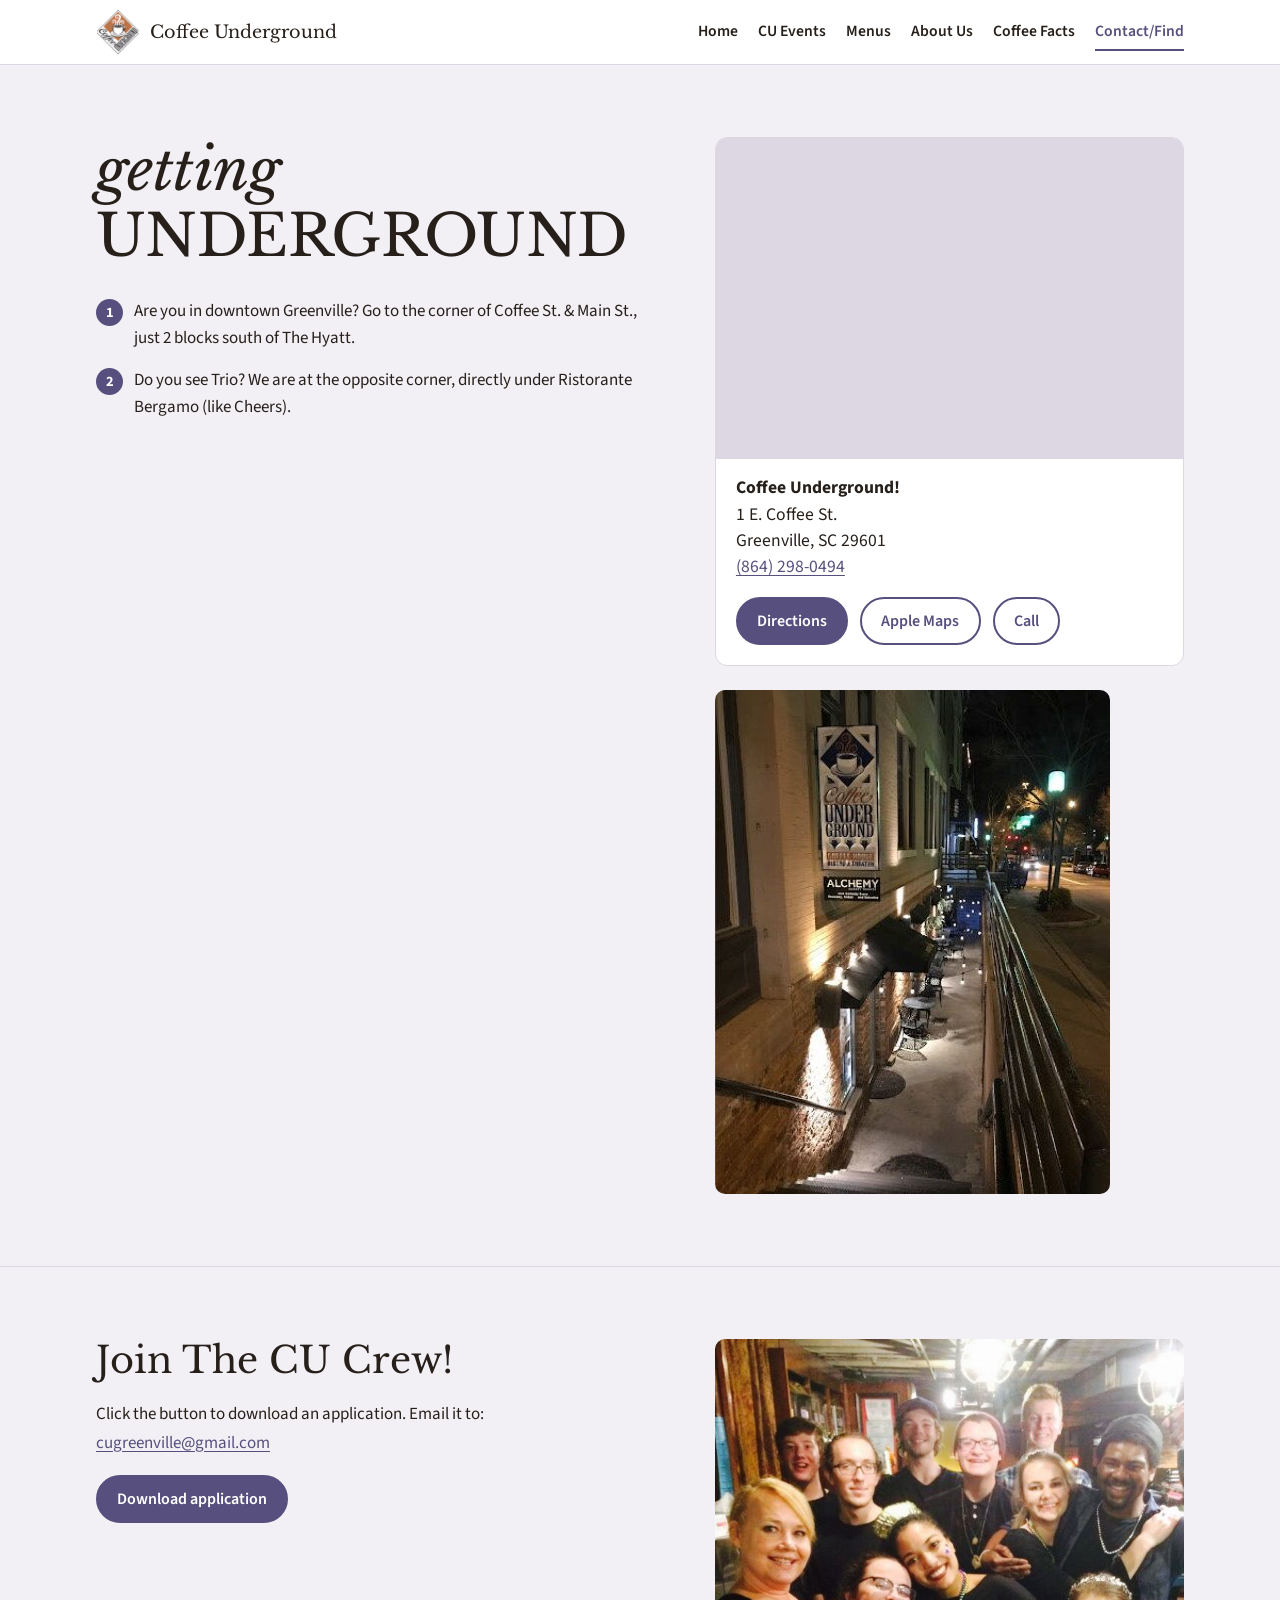
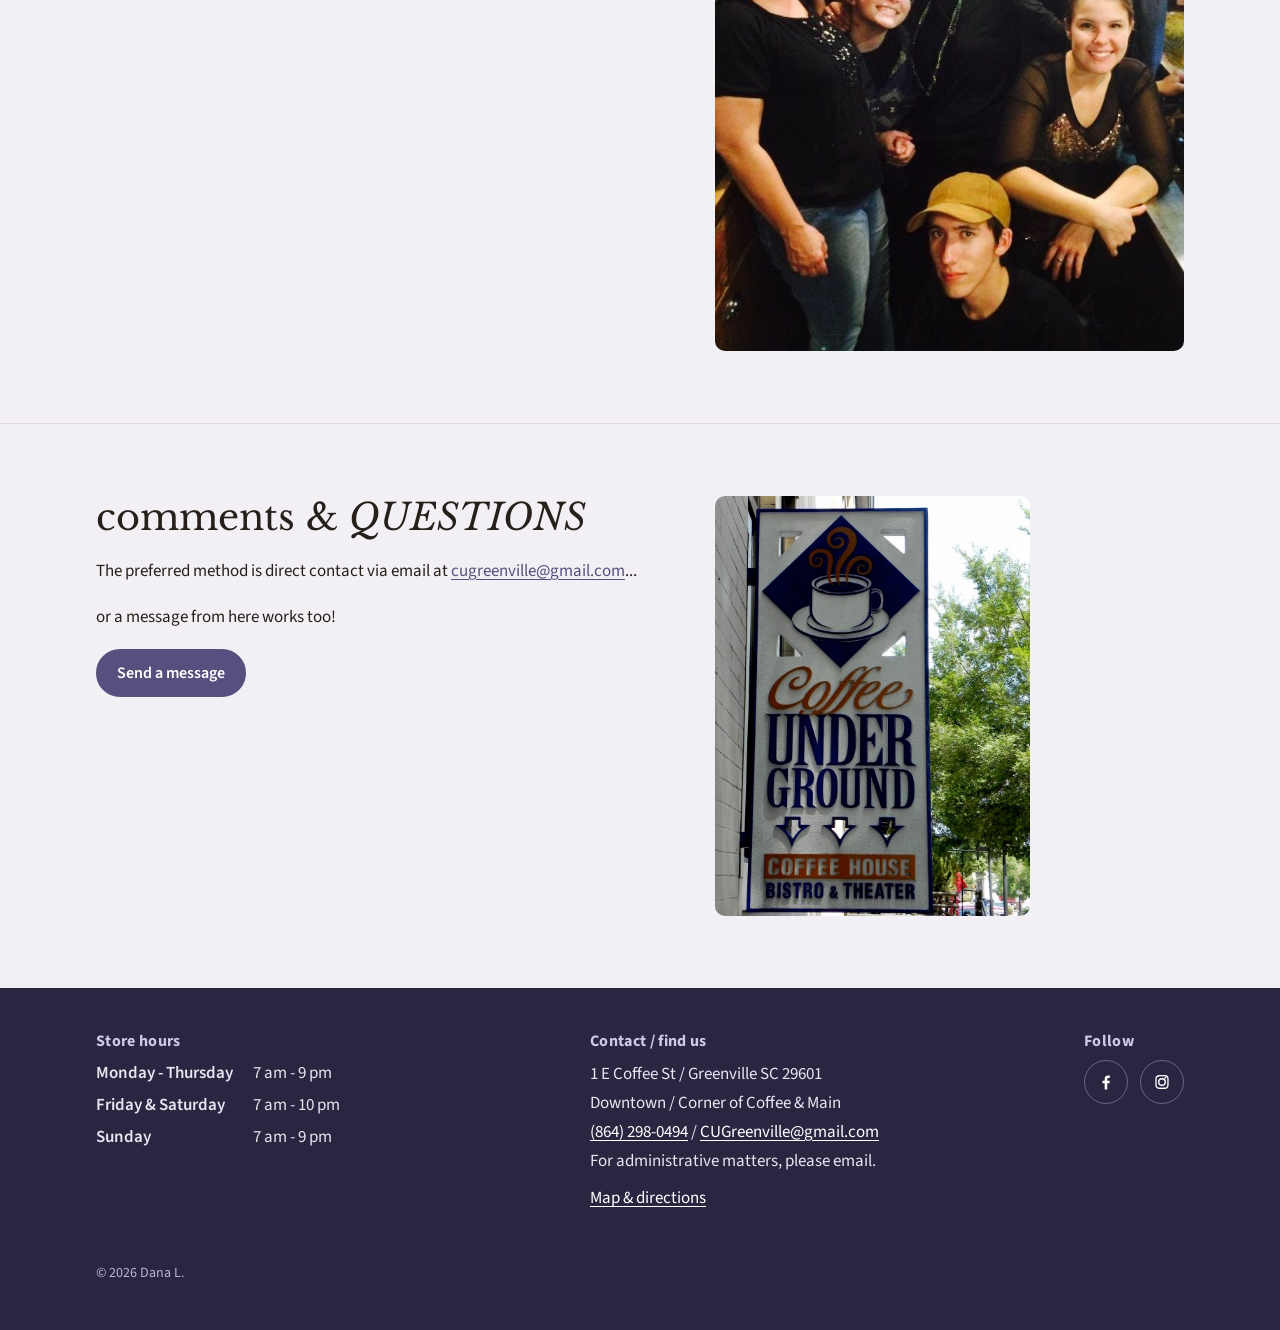
<file: contact/index.html>
<!doctype html>
<html lang="en">
<head>
<meta charset="utf-8">
<meta name="viewport" content="width=device-width, initial-scale=1">
<title>Contact/Find | Coffee Underground</title>
<meta name="description" content="Find Coffee Underground at 1 E. Coffee St., Greenville, SC 29601, at the corner of Coffee & Main under Ristorante Bergamo.">
<meta property="og:site_name" content="Coffee Underground">
<meta property="og:title" content="Contact/Find | Coffee Underground">
<meta property="og:description" content="Find Coffee Underground at 1 E. Coffee St., Greenville, SC 29601, at the corner of Coffee & Main under Ristorante Bergamo.">
<meta property="og:image" content="https://www.coffeeunderground.info/assets/img/home-alley.jpeg">
<link rel="icon" href="../assets/img/logo-sm.png">
<link rel="preconnect" href="https://fonts.googleapis.com">
<link rel="preconnect" href="https://fonts.gstatic.com" crossorigin>
<link href="https://fonts.googleapis.com/css2?family=Libre+Baskerville:ital,wght@0,400;0,700;1,400&family=Source+Sans+3:wght@400;600;700&display=swap" rel="stylesheet">
<link rel="stylesheet" href="../assets/css/styles.css">
<script>document.documentElement.classList.add('js')</script>
</head>
<body>
<a class="skip" href="#main">Skip to content</a>
<header class="site-header">
  <div class="wrap">
    <a class="brand" href="../"><img src="../assets/img/logo-sm.png" alt="" width="44" height="46"><span>Coffee Underground</span></a>
    <button class="nav-toggle" aria-expanded="false" aria-controls="site-nav">Menu</button>
    <nav class="site-nav" id="site-nav" aria-label="Main">
      <ul>
<li><a href="../">Home</a></li>
<li><a href="../events/">CU Events</a></li>
<li><a href="../menus/">Menus</a></li>
<li><a href="../about-cu/">About Us</a></li>
<li><a href="../coffee-facts/">Coffee Facts</a></li>
<li><a href="../contact/" aria-current="page">Contact/Find</a></li>
      </ul>
    </nav>
  </div>
</header>
<main id="main">

<section>
  <div class="wrap split">
    <div>
      <h1 class="getting"><em>getting</em> UNDERGROUND</h1>
      <ol class="wayfind">
        <li>Are you in downtown Greenville? Go to the corner of Coffee St. &amp; Main St., just 2 blocks south of The Hyatt.</li>
        <li>Do you see Trio? We are at the opposite corner, directly under Ristorante Bergamo (like Cheers).</li>
      </ol>
    </div>
    <div>
    <div class="map-card" id="map">
      <iframe title="Map to Coffee Underground, 1 E. Coffee St." loading="lazy" referrerpolicy="no-referrer-when-downgrade"
        src="https://www.google.com/maps?q=Coffee+Underground,+1+E+Coffee+St,+Greenville,+SC+29601&amp;z=17&amp;output=embed"></iframe>
      <div class="addr">
        <address><strong>Coffee Underground!</strong><br>1 E. Coffee St.<br>Greenville, SC 29601<br><a href="tel:+18642980494">(864) 298-0494</a></address>
        <div class="btn-row">
          <a class="btn" href="https://www.google.com/maps/dir/?api=1&amp;destination=Coffee+Underground,+1+E+Coffee+St,+Greenville,+SC+29601">Directions</a>
          <a class="btn ghost" href="https://maps.apple.com/?daddr=1+E+Coffee+St,+Greenville,+SC+29601">Apple Maps</a>
          <a class="btn ghost" href="tel:+18642980494">Call</a>
        </div>
      </div>
    </div>
    <figure class="rounded" style="margin-top:1.5rem"><img src="../assets/img/contact-stairs-night.jpg" width="395" height="504" alt="Looking down the stairs into Coffee Underground at night"></figure>
    </div>
  </div>
</section>

<section>
  <div class="wrap split flip">
    <figure class="rounded"><img src="../assets/img/contact-crew.jpg" width="626" height="817" alt="The CU crew" loading="lazy"></figure>
    <div class="prose">
      <h2>Join The CU Crew!</h2>
      <p>Click the button to download an application. Email it to: <a href="mailto:cugreenville@gmail.com">cugreenville@gmail.com</a></p>
      <a class="btn" href="../assets/files/cu-crew-application.pdf" download>Download application</a>
    </div>
  </div>
</section>

<section>
  <div class="wrap split">
    <div class="prose">
      <h2>comments &amp; <em>QUESTIONS</em></h2>
      <p>The preferred method is direct contact via email at <a href="mailto:cugreenville@gmail.com">cugreenville@gmail.com</a>...</p>
      <p>or a message from here works too!</p>
      <a class="btn" href="mailto:cugreenville@gmail.com?subject=Question%20for%20Coffee%20Underground">Send a message</a>
    </div>
    <figure class="rounded"><img src="../assets/img/contact-2.jpg" width="900" height="1200" alt="Coffee Underground" loading="lazy" style="max-height:420px;width:auto"></figure>
  </div>
</section>

</main>
<footer class="site-footer">
  <div class="wrap">
    <div class="foot-grid">
      <div>
        <h2>Store hours</h2>
        <dl class="hours">
          <dt>Monday - Thursday</dt><dd>7 am - 9 pm</dd>
          <dt>Friday &amp; Saturday</dt><dd>7 am - 10 pm</dd>
          <dt>Sunday</dt><dd>7 am - 9 pm</dd>
        </dl>
      </div>
      <div>
        <h2>Contact / find us</h2>
        <address>
          1 E Coffee St / Greenville SC 29601<br>
          Downtown / Corner of Coffee &amp; Main<br>
          <a href="tel:+18642980494">(864) 298-0494</a> / <a href="mailto:CUGreenville@gmail.com">CUGreenville@gmail.com</a><br>
          For administrative matters, please email.
        </address>
        <p style="margin-top:.6rem"><a href="../contact/#map">Map &amp; directions</a></p>
      </div>
      <div>
        <h2>Follow</h2>
        <ul class="social">
          <li><a href="https://www.facebook.com/coffeeunderground" aria-label="Coffee Underground on Facebook"><svg viewBox="0 0 24 24" aria-hidden="true"><path d="M13.5 21v-7.5h2.6l.4-3h-3V8.6c0-.9.3-1.5 1.5-1.5h1.6V4.4c-.3 0-1.2-.1-2.3-.1-2.3 0-3.9 1.4-3.9 4v2.2H7.8v3h2.6V21h3.1z"/></svg></a></li>
          <li><a href="https://instagram.com/coffee.underground" aria-label="Coffee Underground on Instagram"><svg viewBox="0 0 24 24" aria-hidden="true"><path d="M12 7.2A4.8 4.8 0 1 0 12 16.8 4.8 4.8 0 0 0 12 7.2zm0 7.9a3.1 3.1 0 1 1 0-6.2 3.1 3.1 0 0 1 0 6.2zm5-8.1a1.1 1.1 0 1 1-2.2 0 1.1 1.1 0 0 1 2.2 0zM12 3.6c-2.3 0-2.6 0-3.5.1-2.4.1-4.3 1.4-4.4 4.4-.1.9-.1 1.2-.1 3.9s0 3 .1 3.9c.1 2.4 1.4 4.3 4.4 4.4.9.1 1.2.1 3.5.1s2.6 0 3.5-.1c2.4-.1 4.3-1.4 4.4-4.4.1-.9.1-1.2.1-3.9s0-3-.1-3.9c-.1-2.4-1.4-4.3-4.4-4.4-.9-.1-1.2-.1-3.5-.1zm0 1.6c2.2 0 2.5 0 3.4.1 1.8.1 2.8.9 2.9 2.9.1.9.1 1.2.1 3.8s0 2.9-.1 3.8c-.1 1.9-1 2.8-2.9 2.9-.9.1-1.2.1-3.4.1s-2.5 0-3.4-.1c-1.9-.1-2.8-1-2.9-2.9-.1-.9-.1-1.2-.1-3.8s0-2.9.1-3.8c.1-1.9 1-2.8 2.9-2.9.9-.1 1.2-.1 3.4-.1z"/></svg></a></li>
        </ul>
      </div>
    </div>
    <p class="copyright">&copy; 2026 Dana L.</p>
  </div>
</footer>
<script>
(function () {
  var b = document.querySelector('.nav-toggle'), n = document.getElementById('site-nav');
  b.addEventListener('click', function () {
    var open = n.classList.toggle('open');
    b.setAttribute('aria-expanded', open);
    b.textContent = open ? 'Close' : 'Menu';
  });
})();
</script>
</body>
</html>
</file>
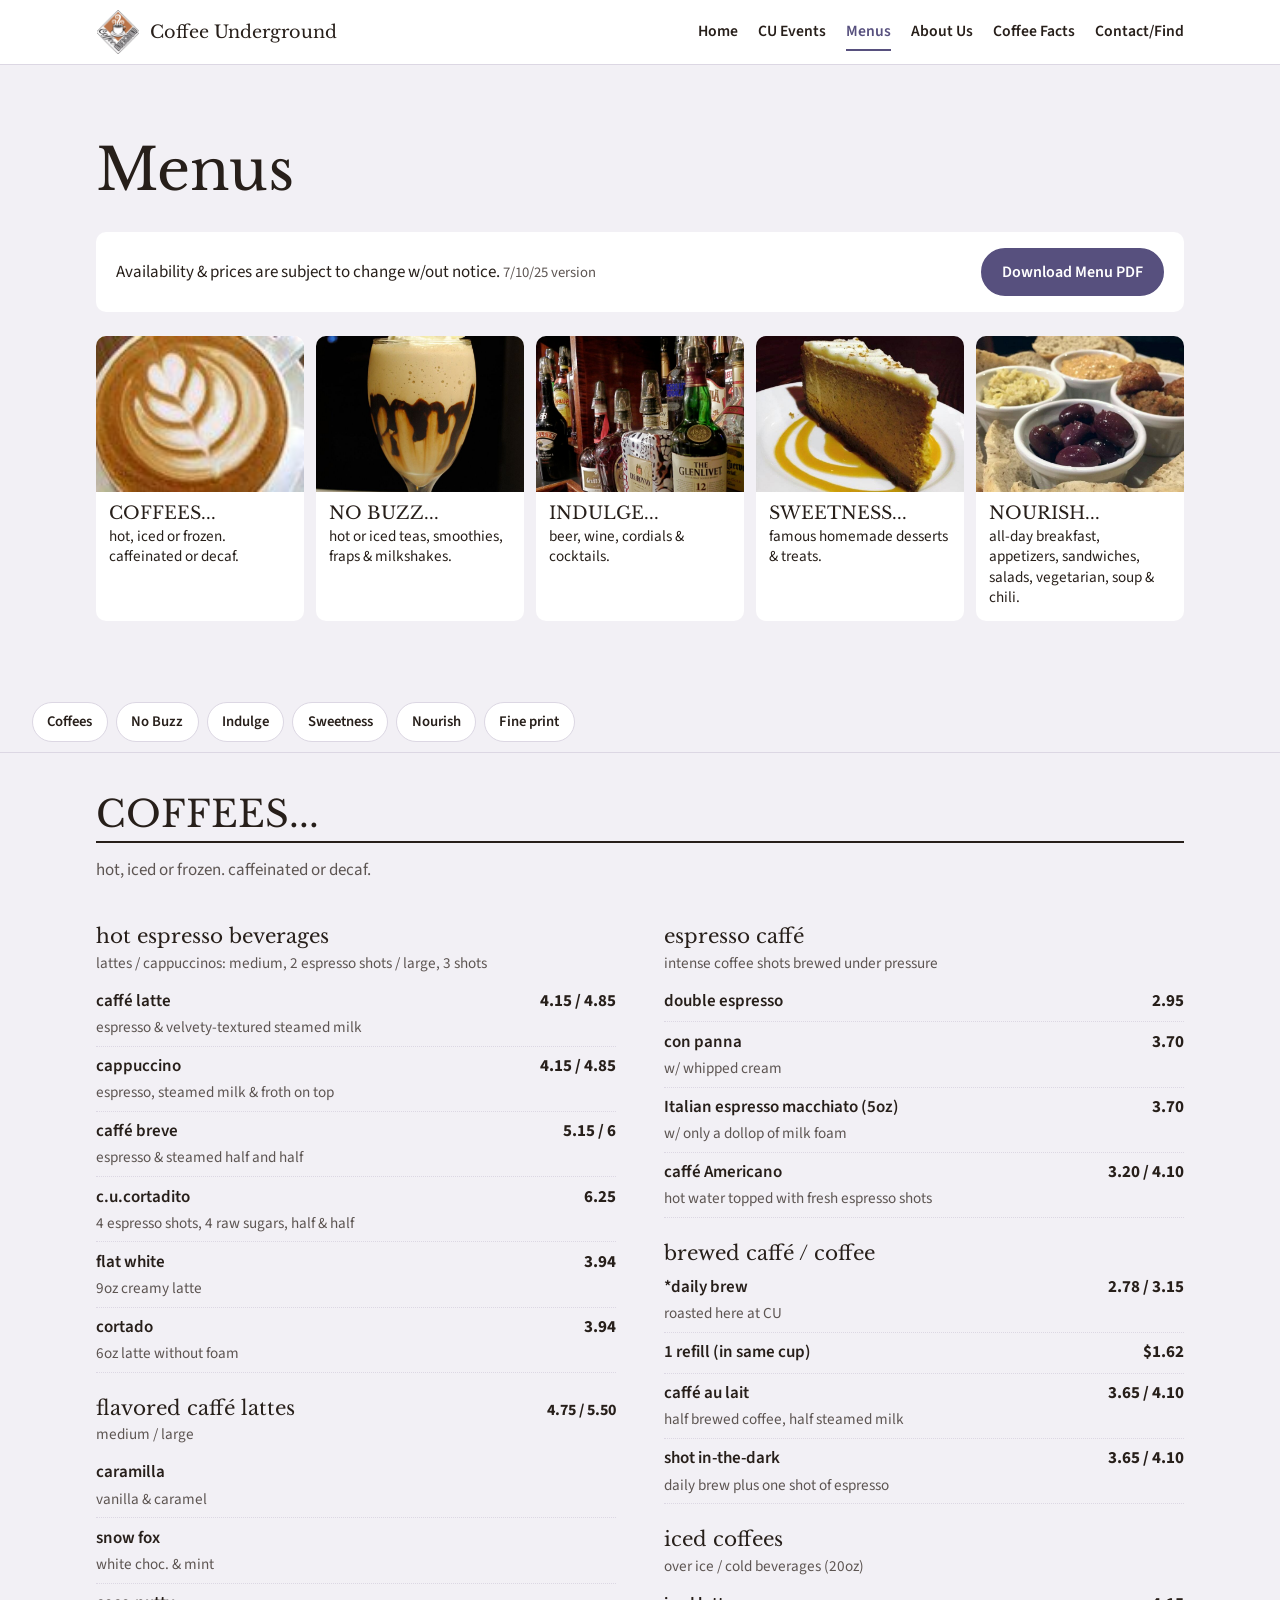
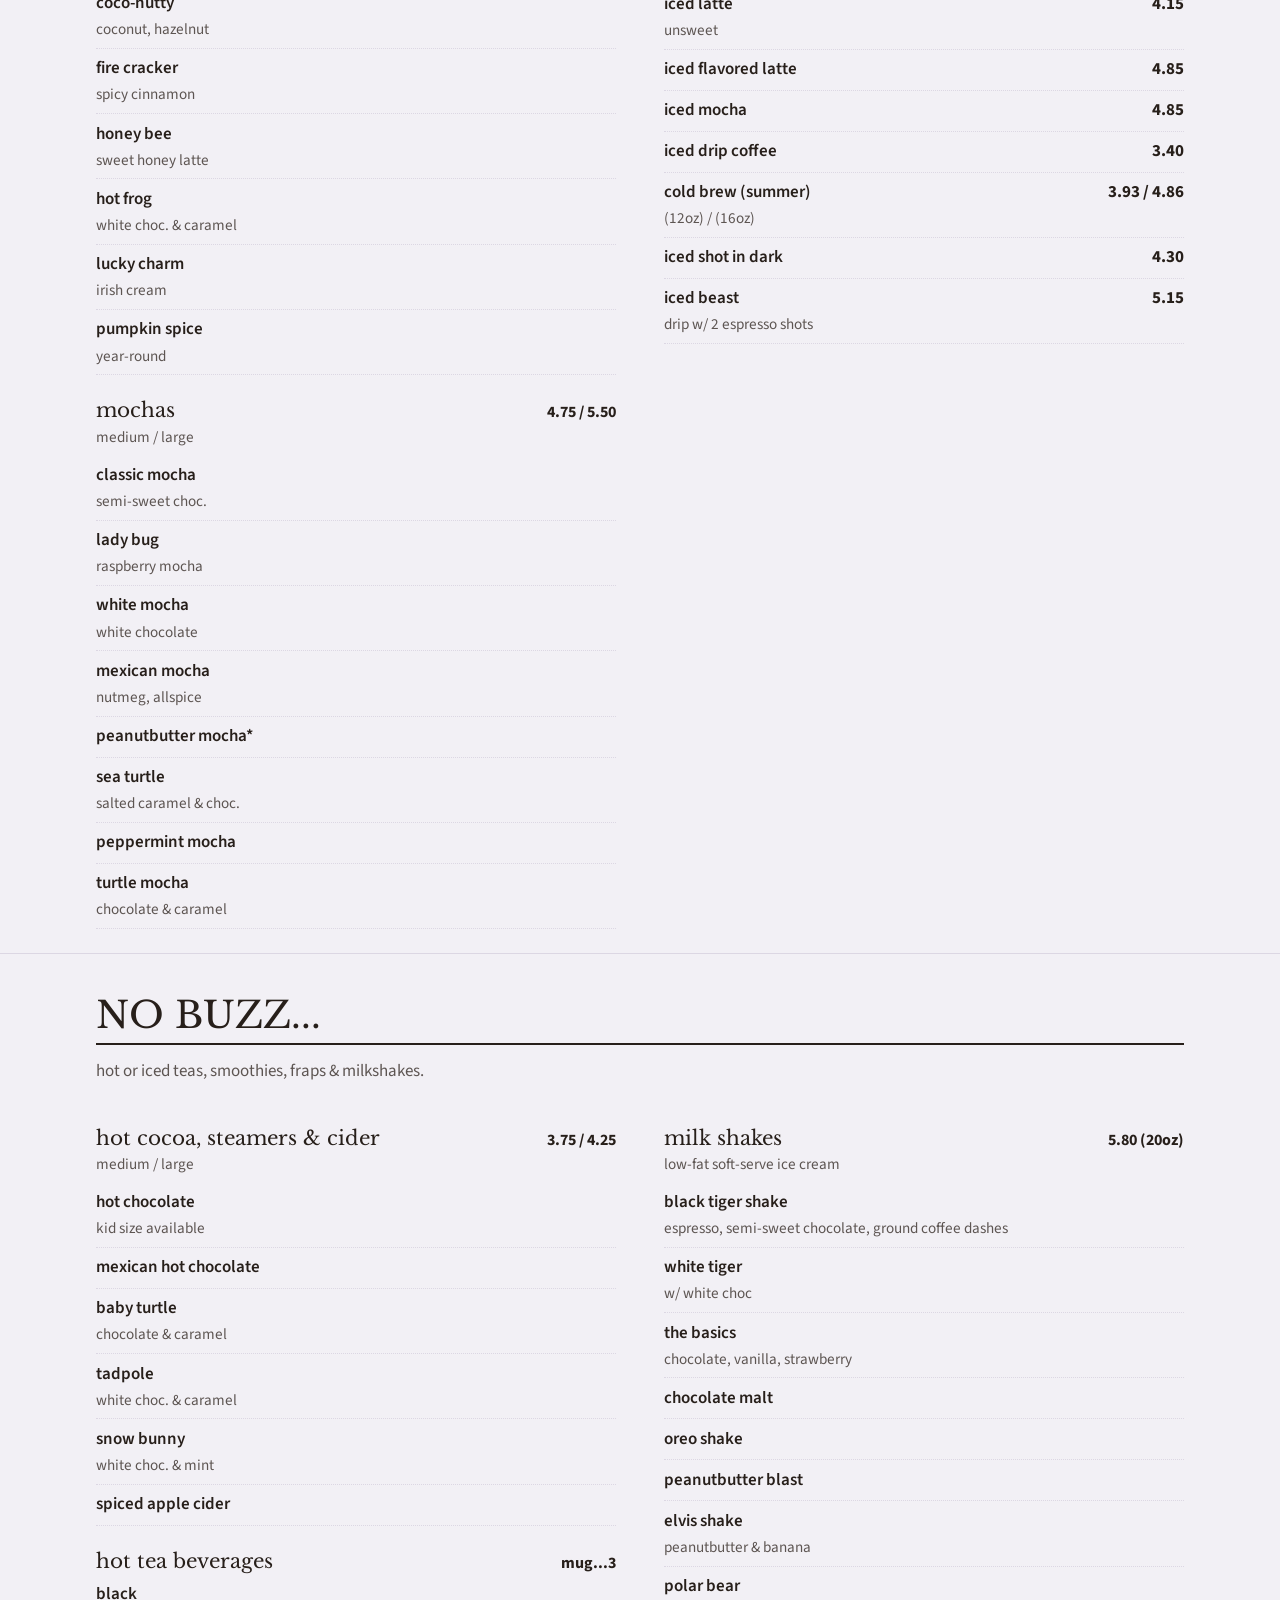
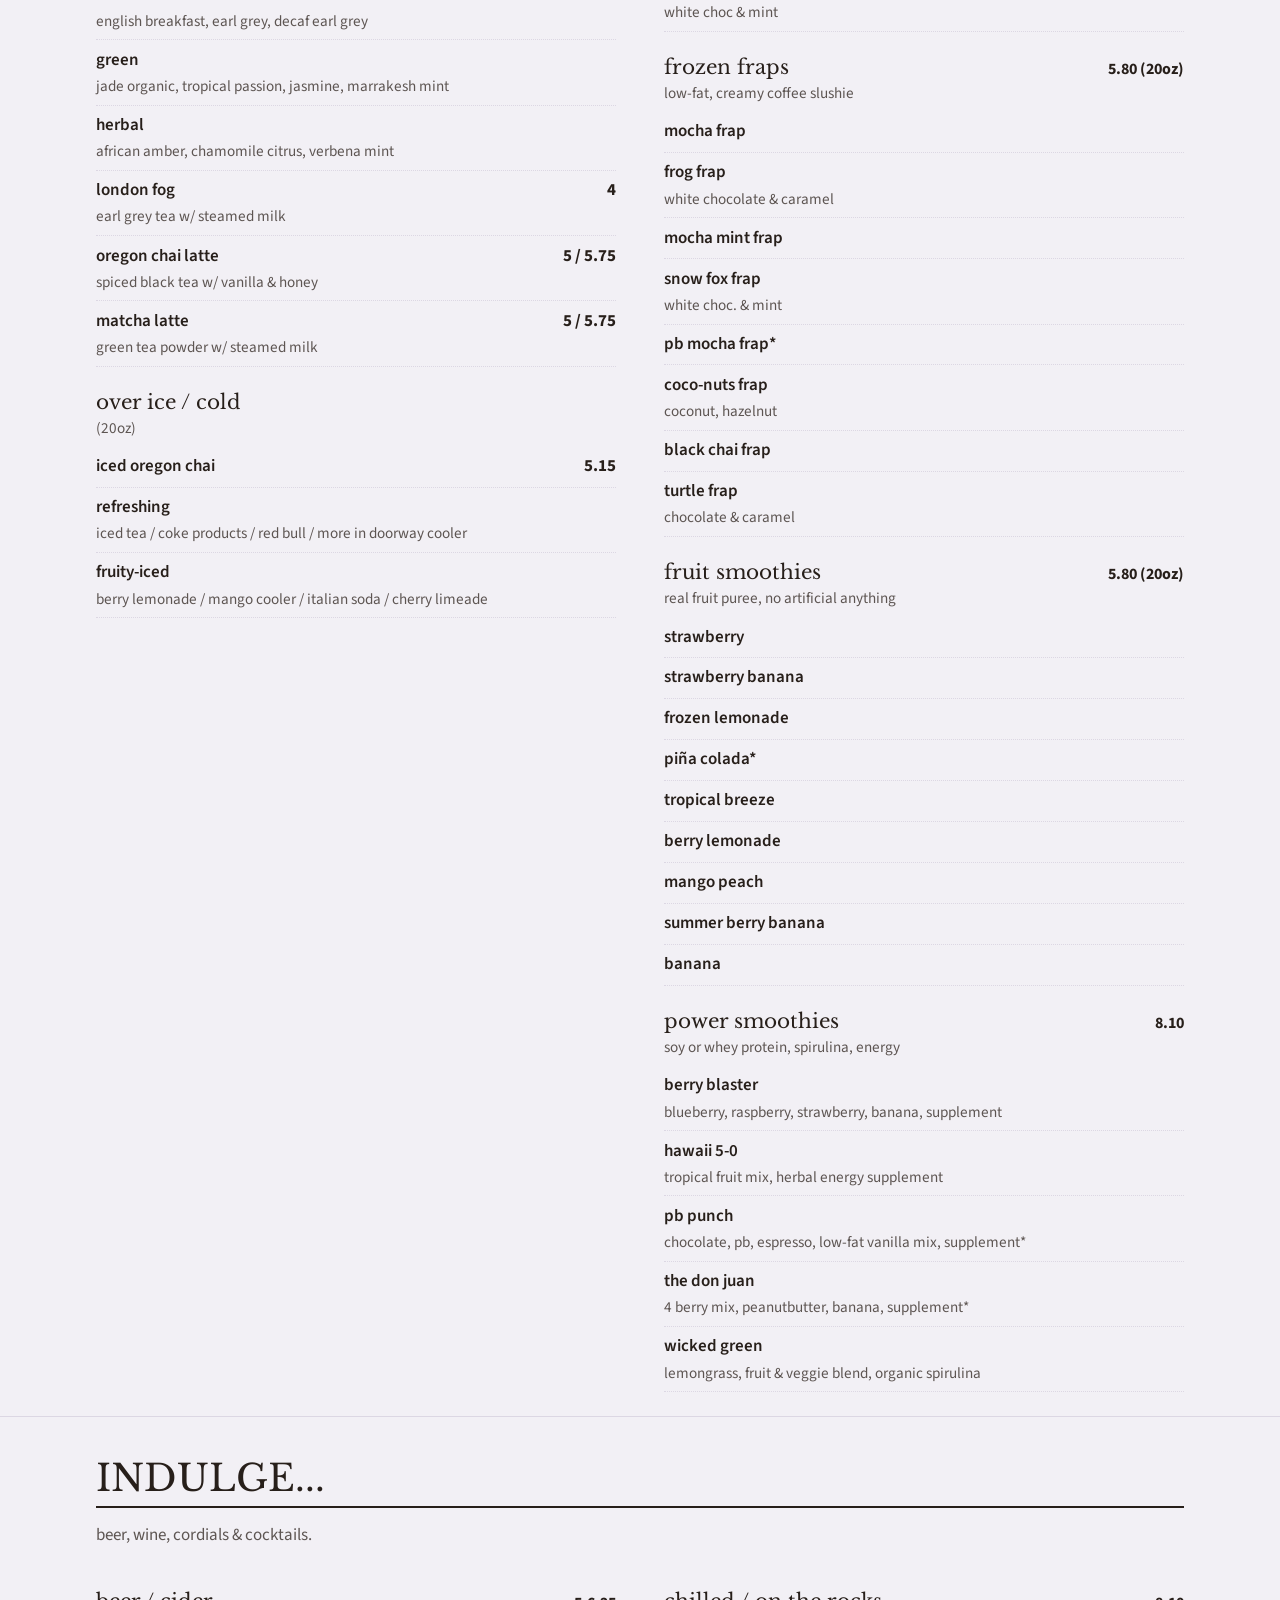
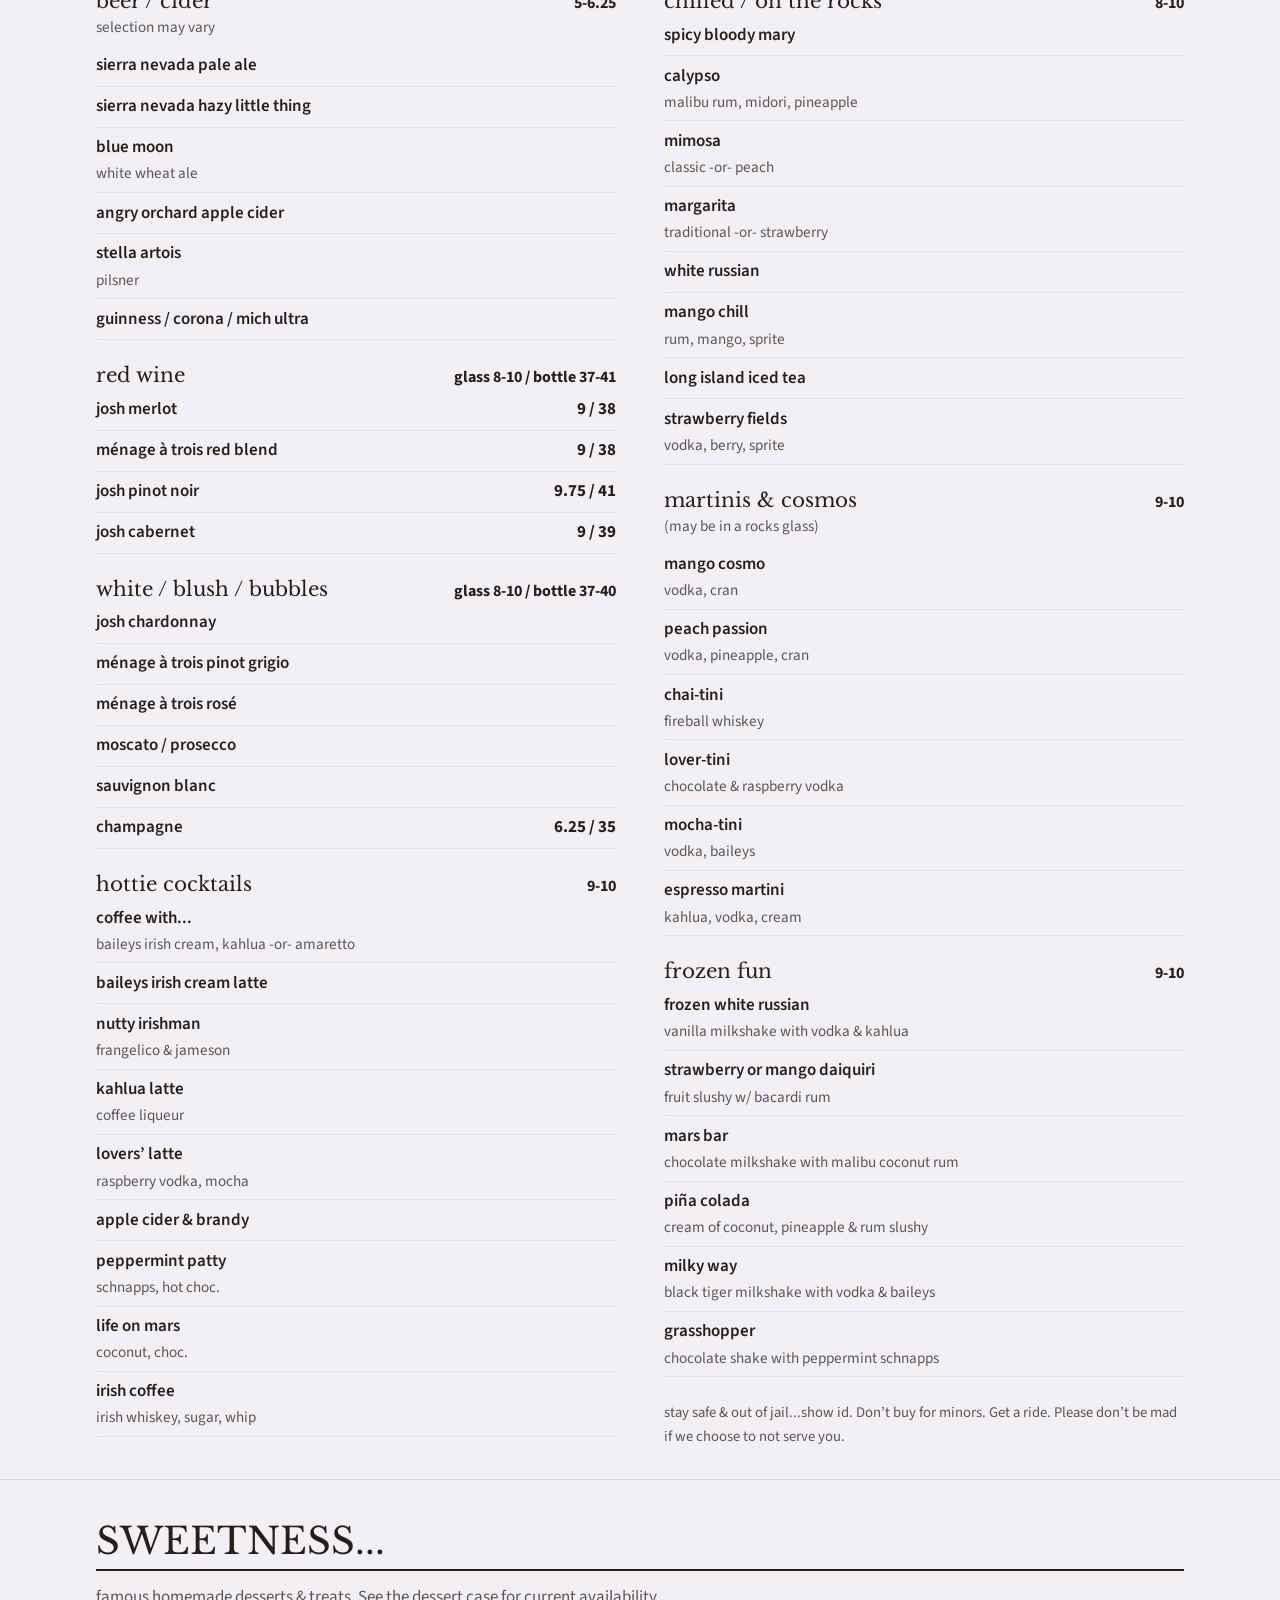
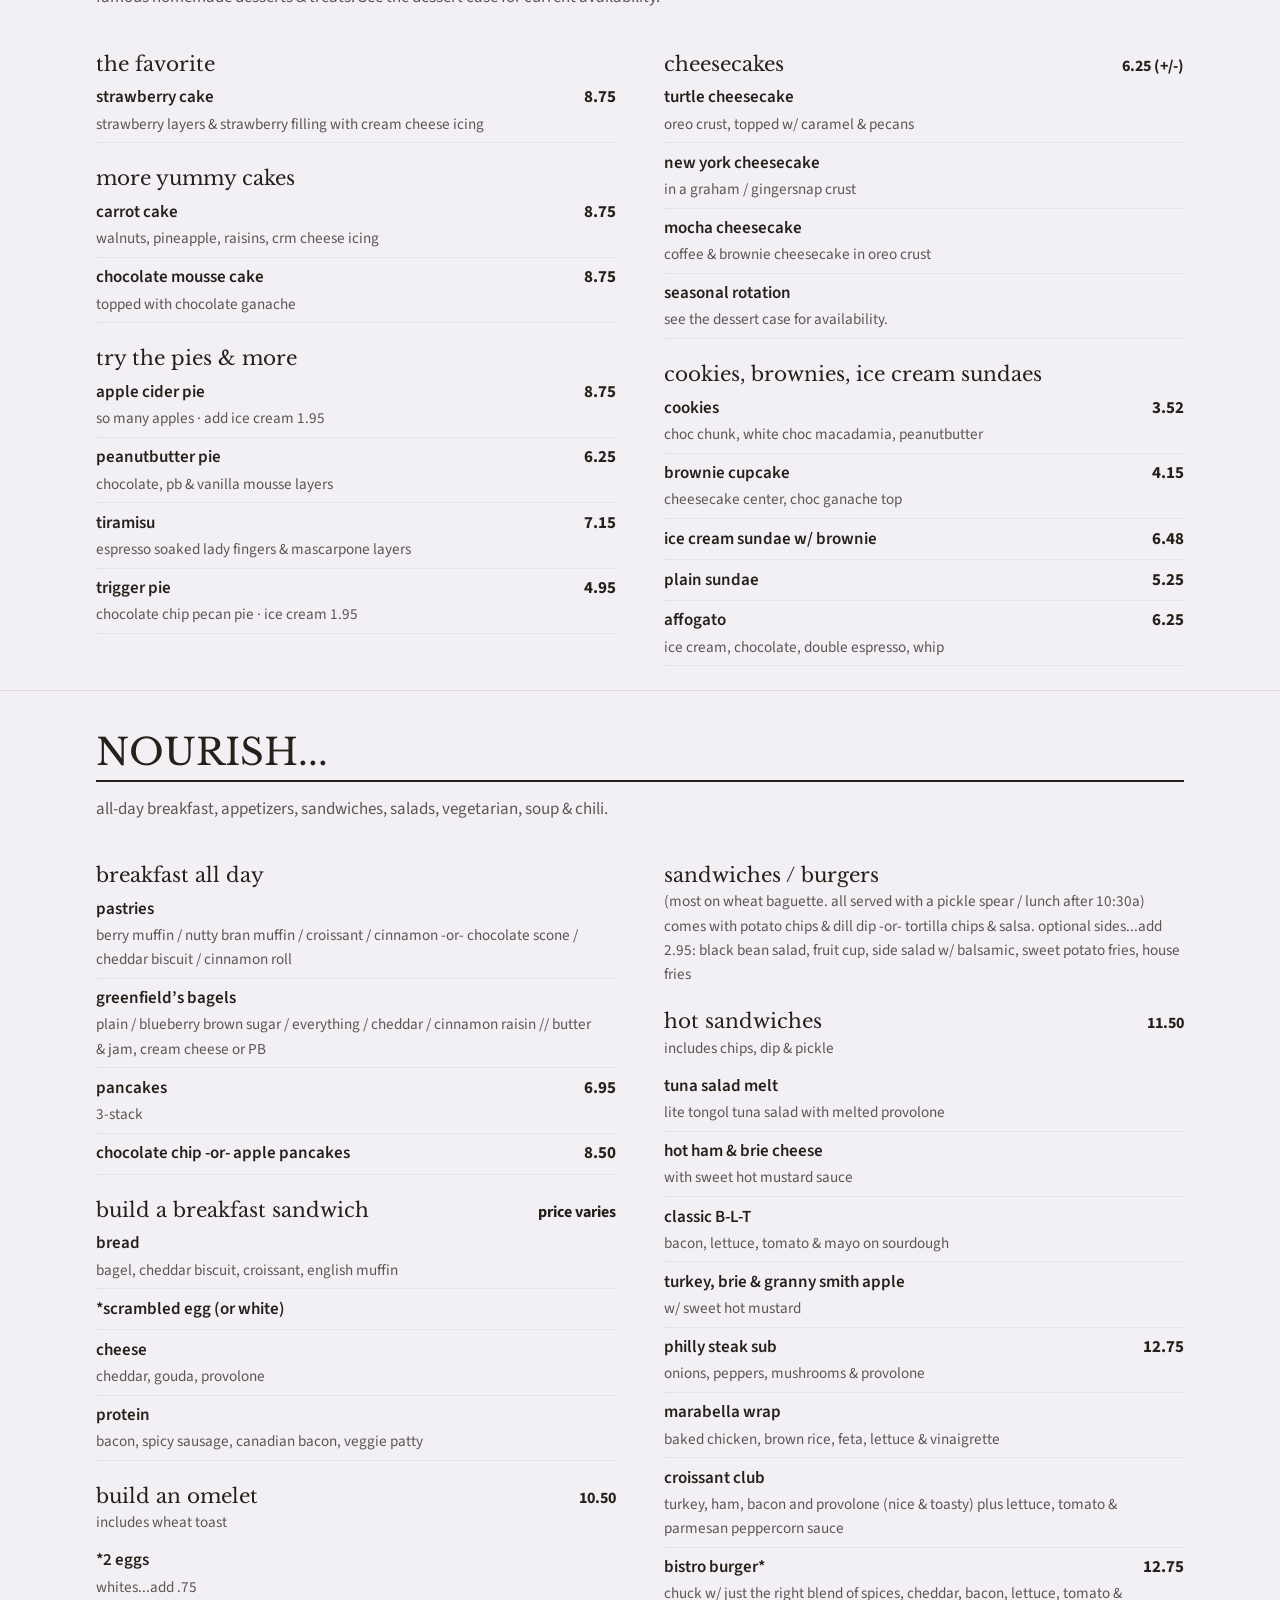
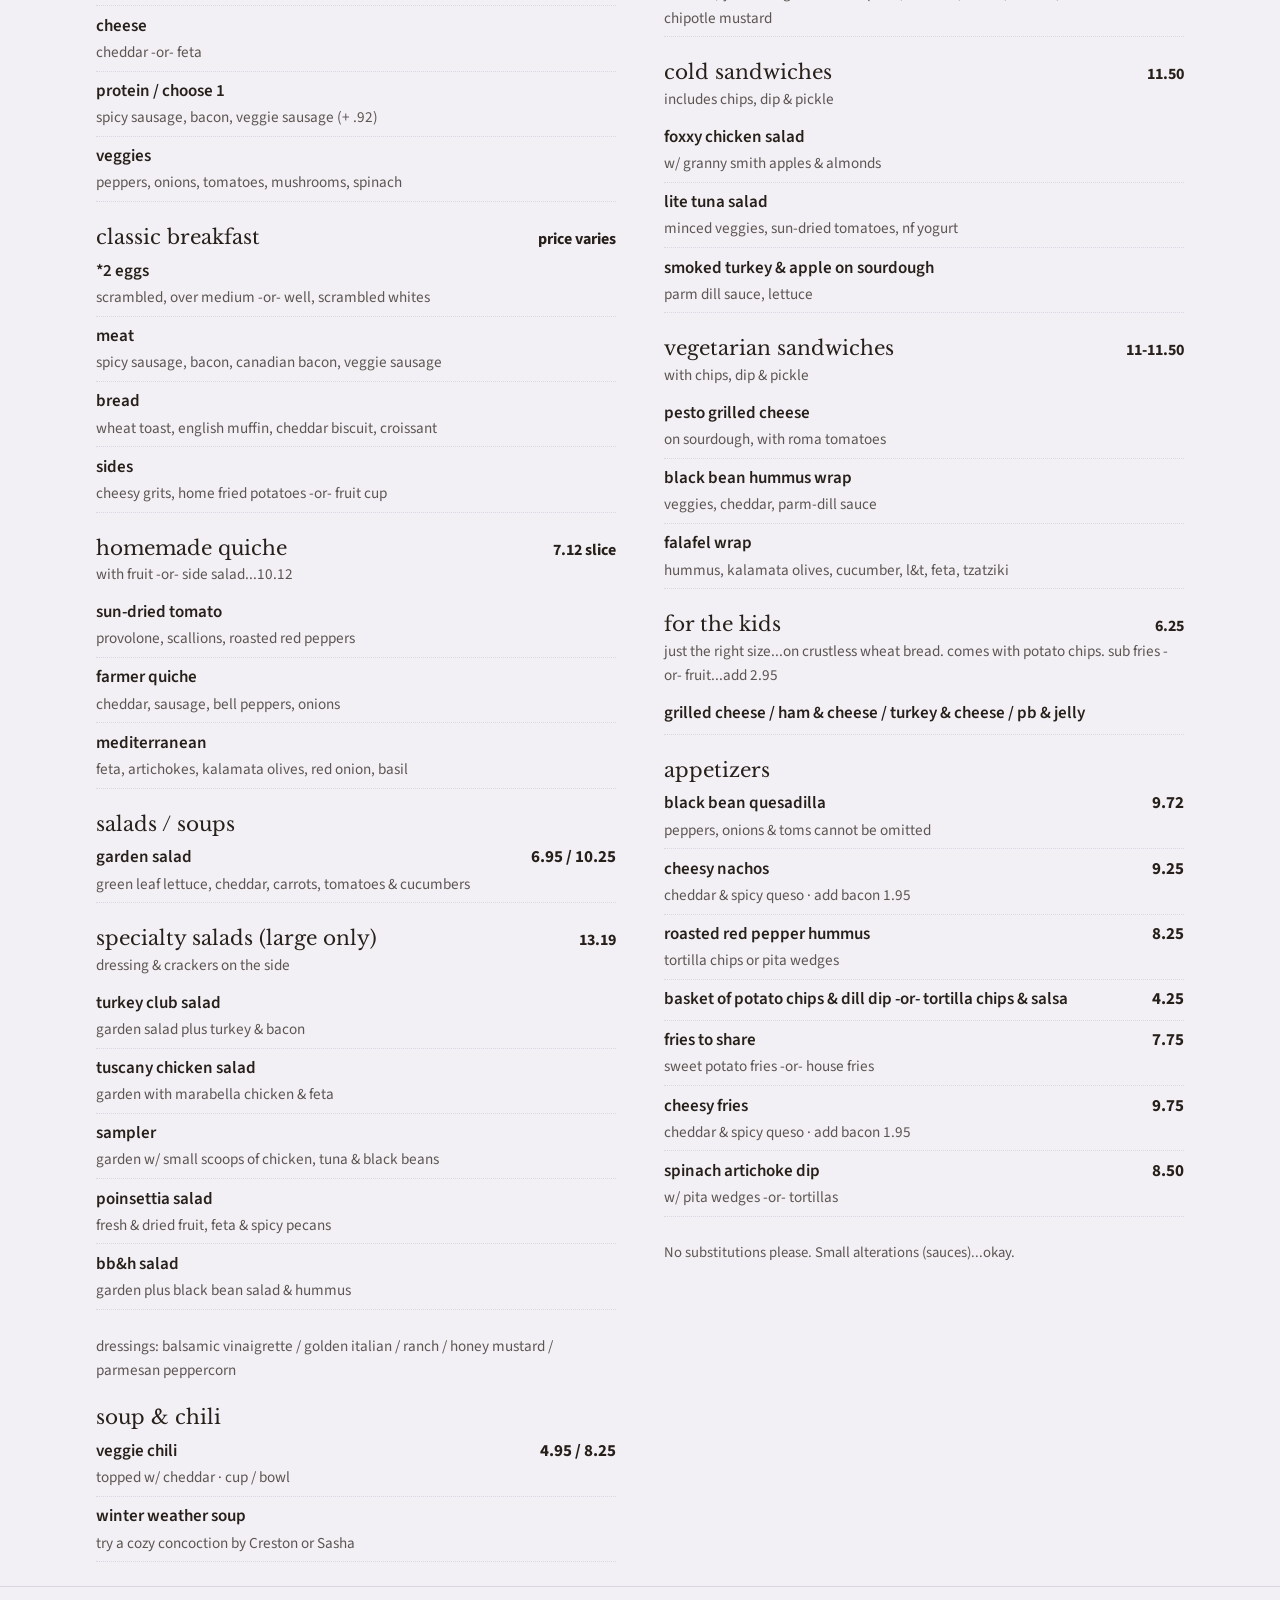
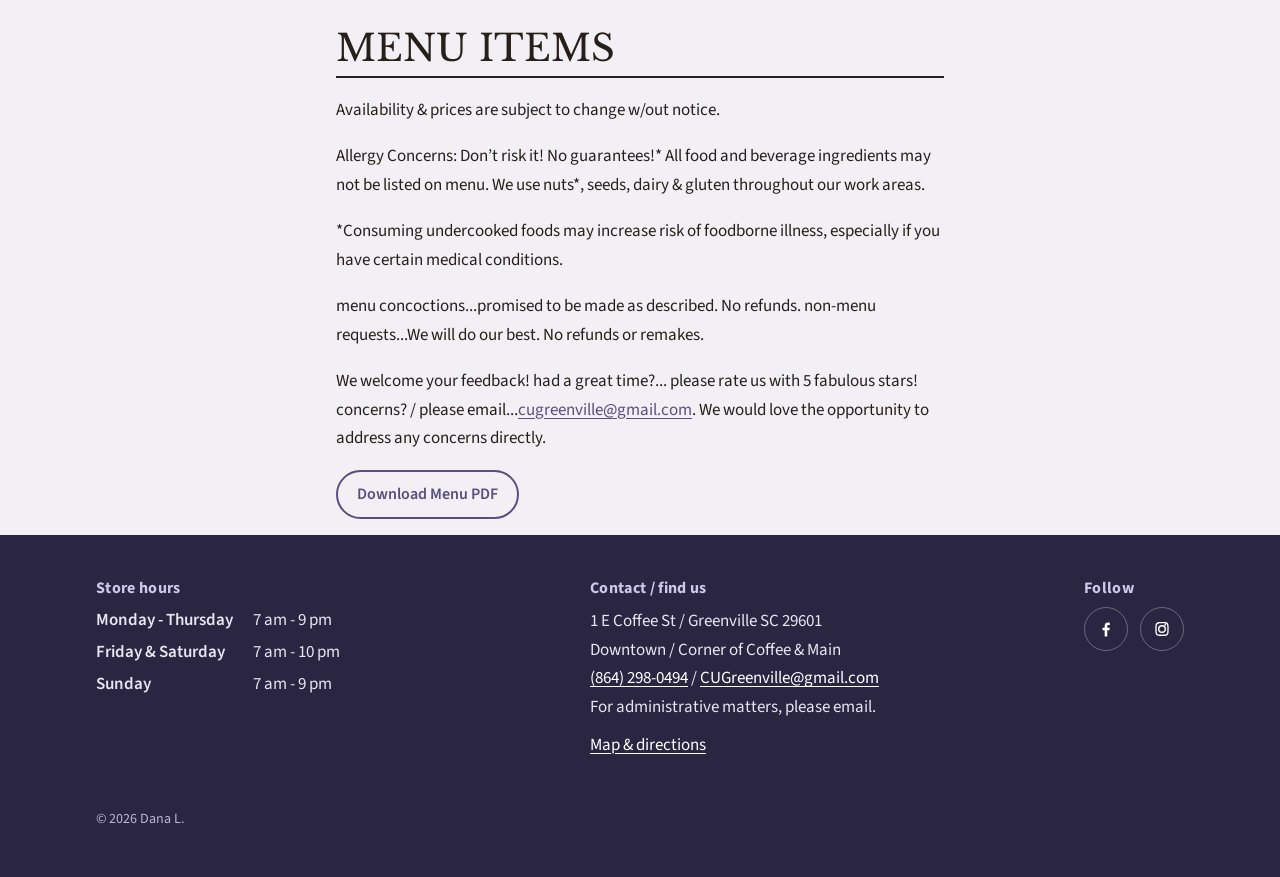
<file: menus/index.html>
<!doctype html>
<html lang="en">
<head>
<meta charset="utf-8">
<meta name="viewport" content="width=device-width, initial-scale=1">
<title>Menus | Coffee Underground</title>
<meta name="description" content="Full Coffee Underground menu: house-roasted coffee and espresso, teas, smoothies, shakes, homemade desserts, all-day breakfast, sandwiches, beer, wine and cocktails.">
<meta property="og:site_name" content="Coffee Underground">
<meta property="og:title" content="Menus | Coffee Underground">
<meta property="og:description" content="Full Coffee Underground menu: house-roasted coffee and espresso, teas, smoothies, shakes, homemade desserts, all-day breakfast, sandwiches, beer, wine and cocktails.">
<meta property="og:image" content="https://www.coffeeunderground.info/assets/img/home-alley.jpeg">
<link rel="icon" href="../assets/img/logo-sm.png">
<link rel="preconnect" href="https://fonts.googleapis.com">
<link rel="preconnect" href="https://fonts.gstatic.com" crossorigin>
<link href="https://fonts.googleapis.com/css2?family=Libre+Baskerville:ital,wght@0,400;0,700;1,400&family=Source+Sans+3:wght@400;600;700&display=swap" rel="stylesheet">
<link rel="stylesheet" href="../assets/css/styles.css">
<script>document.documentElement.classList.add('js')</script>
</head>
<body>
<a class="skip" href="#main">Skip to content</a>
<header class="site-header">
  <div class="wrap">
    <a class="brand" href="../"><img src="../assets/img/logo-sm.png" alt="" width="44" height="46"><span>Coffee Underground</span></a>
    <button class="nav-toggle" aria-expanded="false" aria-controls="site-nav">Menu</button>
    <nav class="site-nav" id="site-nav" aria-label="Main">
      <ul>
<li><a href="../">Home</a></li>
<li><a href="../events/">CU Events</a></li>
<li><a href="../menus/" aria-current="page">Menus</a></li>
<li><a href="../about-cu/">About Us</a></li>
<li><a href="../coffee-facts/">Coffee Facts</a></li>
<li><a href="../contact/">Contact/Find</a></li>
      </ul>
    </nav>
  </div>
</header>
<main id="main">

<section>
  <div class="wrap">
    <h1>Menus</h1>
    <div class="pdf-callout">
      <p>Availability &amp; prices are subject to change w/out notice. <span class="fine">7/10/25 version</span></p>
      <a class="btn" href="../assets/files/cu-menu.pdf" download>Download Menu PDF</a>
    </div>
    <nav class="cat-tiles" aria-label="Menu categories"><a href="#coffees"><img src="../assets/img/menu-coffees.jpg" width="183" height="92" alt=""><span><b>COFFEES...</b>hot, iced or frozen. caffeinated or decaf.</span></a><a href="#no-buzz"><img src="../assets/img/menu-nobuzz.jpg" width="788" height="1200" alt=""><span><b>NO BUZZ...</b>hot or iced teas, smoothies, fraps &amp; milkshakes.</span></a><a href="#indulge"><img src="../assets/img/menu-indulge.jpg" width="1200" height="899" alt=""><span><b>INDULGE...</b>beer, wine, cordials &amp; cocktails.</span></a><a href="#sweetness"><img src="../assets/img/menu-sweetness.jpg" width="720" height="715" alt=""><span><b>SWEETNESS...</b>famous homemade desserts &amp; treats.</span></a><a href="#nourish"><img src="../assets/img/menu-nourish.jpg" width="720" height="695" alt=""><span><b>NOURISH...</b>all-day breakfast, appetizers, sandwiches, salads, vegetarian, soup &amp; chili.</span></a></nav>
  </div>
</section>
<nav class="menu-jump" aria-label="Jump to menu section"><ul><li><a href="#coffees">Coffees</a></li><li><a href="#no-buzz">No Buzz</a></li><li><a href="#indulge">Indulge</a></li><li><a href="#sweetness">Sweetness</a></li><li><a href="#nourish">Nourish</a></li><li><a href="#fine-print">Fine print</a></li></ul></nav>
<section class="menu-group" id="coffees"><div class="wrap">
<h2>COFFEES...</h2><p class="tagline">hot, iced or frozen. caffeinated or decaf.</p>
<div class="menu-cols"><div><div class="menu-block"><h3><span>hot espresso beverages</span></h3><p class="note">lattes / cappuccinos: medium, 2 espresso shots / large, 3 shots</p><ul class="items"><li><span class="n">caffé latte</span><span class="p">4.15 / 4.85</span><span class="d">espresso &amp; velvety-textured steamed milk</span></li><li><span class="n">cappuccino</span><span class="p">4.15 / 4.85</span><span class="d">espresso, steamed milk &amp; froth on top</span></li><li><span class="n">caffé breve</span><span class="p">5.15 / 6</span><span class="d">espresso &amp; steamed half and half</span></li><li><span class="n">c.u.cortadito</span><span class="p">6.25</span><span class="d">4 espresso shots, 4 raw sugars, half &amp; half</span></li><li><span class="n">flat white</span><span class="p">3.94</span><span class="d">9oz creamy latte</span></li><li><span class="n">cortado</span><span class="p">3.94</span><span class="d">6oz latte without foam</span></li></ul></div><div class="menu-block"><h3><span>flavored caffé lattes</span><span class="price">4.75 / 5.50</span></h3><p class="note">medium / large</p><ul class="items"><li><span class="n">caramilla</span><span class="p"></span><span class="d">vanilla &amp; caramel</span></li><li><span class="n">snow fox</span><span class="p"></span><span class="d">white choc. &amp; mint</span></li><li><span class="n">coco-nutty</span><span class="p"></span><span class="d">coconut, hazelnut</span></li><li><span class="n">fire cracker</span><span class="p"></span><span class="d">spicy cinnamon</span></li><li><span class="n">honey bee</span><span class="p"></span><span class="d">sweet honey latte</span></li><li><span class="n">hot frog</span><span class="p"></span><span class="d">white choc. &amp; caramel</span></li><li><span class="n">lucky charm</span><span class="p"></span><span class="d">irish cream</span></li><li><span class="n">pumpkin spice</span><span class="p"></span><span class="d">year-round</span></li></ul></div><div class="menu-block"><h3><span>mochas</span><span class="price">4.75 / 5.50</span></h3><p class="note">medium / large</p><ul class="items"><li><span class="n">classic mocha</span><span class="p"></span><span class="d">semi-sweet choc.</span></li><li><span class="n">lady bug</span><span class="p"></span><span class="d">raspberry mocha</span></li><li><span class="n">white mocha</span><span class="p"></span><span class="d">white chocolate</span></li><li><span class="n">mexican mocha</span><span class="p"></span><span class="d">nutmeg, allspice</span></li><li><span class="n">peanutbutter mocha*</span><span class="p"></span></li><li><span class="n">sea turtle</span><span class="p"></span><span class="d">salted caramel &amp; choc.</span></li><li><span class="n">peppermint mocha</span><span class="p"></span></li><li><span class="n">turtle mocha</span><span class="p"></span><span class="d">chocolate &amp; caramel</span></li></ul></div></div><div><div class="menu-block"><h3><span>espresso caffé</span></h3><p class="note">intense coffee shots brewed under pressure</p><ul class="items"><li><span class="n">double espresso</span><span class="p">2.95</span></li><li><span class="n">con panna</span><span class="p">3.70</span><span class="d">w/ whipped cream</span></li><li><span class="n">Italian espresso macchiato (5oz)</span><span class="p">3.70</span><span class="d">w/ only a dollop of milk foam</span></li><li><span class="n">caffé Americano</span><span class="p">3.20 / 4.10</span><span class="d">hot water topped with fresh espresso shots</span></li></ul></div><div class="menu-block"><h3><span>brewed caffé / coffee</span></h3><ul class="items"><li><span class="n">*daily brew</span><span class="p">2.78 / 3.15</span><span class="d">roasted here at CU</span></li><li><span class="n">1 refill (in same cup)</span><span class="p">$1.62</span></li><li><span class="n">caffé au lait</span><span class="p">3.65 / 4.10</span><span class="d">half brewed coffee, half steamed milk</span></li><li><span class="n">shot in-the-dark</span><span class="p">3.65 / 4.10</span><span class="d">daily brew plus one shot of espresso</span></li></ul></div><div class="menu-block"><h3><span>iced coffees</span></h3><p class="note">over ice / cold beverages (20oz)</p><ul class="items"><li><span class="n">iced latte</span><span class="p">4.15</span><span class="d">unsweet</span></li><li><span class="n">iced flavored latte</span><span class="p">4.85</span></li><li><span class="n">iced mocha</span><span class="p">4.85</span></li><li><span class="n">iced drip coffee</span><span class="p">3.40</span></li><li><span class="n">cold brew (summer)</span><span class="p">3.93 / 4.86</span><span class="d">(12oz) / (16oz)</span></li><li><span class="n">iced shot in dark</span><span class="p">4.30</span></li><li><span class="n">iced beast</span><span class="p">5.15</span><span class="d">drip w/ 2 espresso shots</span></li></ul></div></div></div></div></section>
<section class="menu-group" id="no-buzz"><div class="wrap">
<h2>NO BUZZ...</h2><p class="tagline">hot or iced teas, smoothies, fraps &amp; milkshakes.</p>
<div class="menu-cols"><div><div class="menu-block"><h3><span>hot cocoa, steamers &amp; cider</span><span class="price">3.75 / 4.25</span></h3><p class="note">medium / large</p><ul class="items"><li><span class="n">hot chocolate</span><span class="p"></span><span class="d">kid size available</span></li><li><span class="n">mexican hot chocolate</span><span class="p"></span></li><li><span class="n">baby turtle</span><span class="p"></span><span class="d">chocolate &amp; caramel</span></li><li><span class="n">tadpole</span><span class="p"></span><span class="d">white choc. &amp; caramel</span></li><li><span class="n">snow bunny</span><span class="p"></span><span class="d">white choc. &amp; mint</span></li><li><span class="n">spiced apple cider</span><span class="p"></span></li></ul></div><div class="menu-block"><h3><span>hot tea beverages</span><span class="price">mug...3</span></h3><ul class="items"><li><span class="n">black</span><span class="p"></span><span class="d">english breakfast, earl grey, decaf earl grey</span></li><li><span class="n">green</span><span class="p"></span><span class="d">jade organic, tropical passion, jasmine, marrakesh mint</span></li><li><span class="n">herbal</span><span class="p"></span><span class="d">african amber, chamomile citrus, verbena mint</span></li><li><span class="n">london fog</span><span class="p">4</span><span class="d">earl grey tea w/ steamed milk</span></li><li><span class="n">oregon chai latte</span><span class="p">5 / 5.75</span><span class="d">spiced black tea w/ vanilla &amp; honey</span></li><li><span class="n">matcha latte</span><span class="p">5 / 5.75</span><span class="d">green tea powder w/ steamed milk</span></li></ul></div><div class="menu-block"><h3><span>over ice / cold</span></h3><p class="note">(20oz)</p><ul class="items"><li><span class="n">iced oregon chai</span><span class="p">5.15</span></li><li><span class="n">refreshing</span><span class="p"></span><span class="d">iced tea / coke products / red bull / more in doorway cooler</span></li><li><span class="n">fruity-iced</span><span class="p"></span><span class="d">berry lemonade / mango cooler / italian soda / cherry limeade</span></li></ul></div></div><div><div class="menu-block"><h3><span>milk shakes</span><span class="price">5.80 (20oz)</span></h3><p class="note">low-fat soft-serve ice cream</p><ul class="items"><li><span class="n">black tiger shake</span><span class="p"></span><span class="d">espresso, semi-sweet chocolate, ground coffee dashes</span></li><li><span class="n">white tiger</span><span class="p"></span><span class="d">w/ white choc</span></li><li><span class="n">the basics</span><span class="p"></span><span class="d">chocolate, vanilla, strawberry</span></li><li><span class="n">chocolate malt</span><span class="p"></span></li><li><span class="n">oreo shake</span><span class="p"></span></li><li><span class="n">peanutbutter blast</span><span class="p"></span></li><li><span class="n">elvis shake</span><span class="p"></span><span class="d">peanutbutter &amp; banana</span></li><li><span class="n">polar bear</span><span class="p"></span><span class="d">white choc &amp; mint</span></li></ul></div><div class="menu-block"><h3><span>frozen fraps</span><span class="price">5.80 (20oz)</span></h3><p class="note">low-fat, creamy coffee slushie</p><ul class="items"><li><span class="n">mocha frap</span><span class="p"></span></li><li><span class="n">frog frap</span><span class="p"></span><span class="d">white chocolate &amp; caramel</span></li><li><span class="n">mocha mint frap</span><span class="p"></span></li><li><span class="n">snow fox frap</span><span class="p"></span><span class="d">white choc. &amp; mint</span></li><li><span class="n">pb mocha frap*</span><span class="p"></span></li><li><span class="n">coco-nuts frap</span><span class="p"></span><span class="d">coconut, hazelnut</span></li><li><span class="n">black chai frap</span><span class="p"></span></li><li><span class="n">turtle frap</span><span class="p"></span><span class="d">chocolate &amp; caramel</span></li></ul></div><div class="menu-block"><h3><span>fruit smoothies</span><span class="price">5.80 (20oz)</span></h3><p class="note">real fruit puree, no artificial anything</p><ul class="items"><li><span class="n">strawberry</span><span class="p"></span></li><li><span class="n">strawberry banana</span><span class="p"></span></li><li><span class="n">frozen lemonade</span><span class="p"></span></li><li><span class="n">piña colada*</span><span class="p"></span></li><li><span class="n">tropical breeze</span><span class="p"></span></li><li><span class="n">berry lemonade</span><span class="p"></span></li><li><span class="n">mango peach</span><span class="p"></span></li><li><span class="n">summer berry banana</span><span class="p"></span></li><li><span class="n">banana</span><span class="p"></span></li></ul></div><div class="menu-block"><h3><span>power smoothies</span><span class="price">8.10</span></h3><p class="note">soy or whey protein, spirulina, energy</p><ul class="items"><li><span class="n">berry blaster</span><span class="p"></span><span class="d">blueberry, raspberry, strawberry, banana, supplement</span></li><li><span class="n">hawaii 5-0</span><span class="p"></span><span class="d">tropical fruit mix, herbal energy supplement</span></li><li><span class="n">pb punch</span><span class="p"></span><span class="d">chocolate, pb, espresso, low-fat vanilla mix, supplement*</span></li><li><span class="n">the don juan</span><span class="p"></span><span class="d">4 berry mix, peanutbutter, banana, supplement*</span></li><li><span class="n">wicked green</span><span class="p"></span><span class="d">lemongrass, fruit &amp; veggie blend, organic spirulina</span></li></ul></div></div></div></div></section>
<section class="menu-group" id="indulge"><div class="wrap">
<h2>INDULGE...</h2><p class="tagline">beer, wine, cordials &amp; cocktails.</p>
<div class="menu-cols"><div><div class="menu-block"><h3><span>beer / cider</span><span class="price">5-6.25</span></h3><p class="note">selection may vary</p><ul class="items"><li><span class="n">sierra nevada pale ale</span><span class="p"></span></li><li><span class="n">sierra nevada hazy little thing</span><span class="p"></span></li><li><span class="n">blue moon</span><span class="p"></span><span class="d">white wheat ale</span></li><li><span class="n">angry orchard apple cider</span><span class="p"></span></li><li><span class="n">stella artois</span><span class="p"></span><span class="d">pilsner</span></li><li><span class="n">guinness / corona / mich ultra</span><span class="p"></span></li></ul></div><div class="menu-block"><h3><span>red wine</span><span class="price">glass 8-10 / bottle 37-41</span></h3><ul class="items"><li><span class="n">josh merlot</span><span class="p">9 / 38</span></li><li><span class="n">ménage à trois red blend</span><span class="p">9 / 38</span></li><li><span class="n">josh pinot noir</span><span class="p">9.75 / 41</span></li><li><span class="n">josh cabernet</span><span class="p">9 / 39</span></li></ul></div><div class="menu-block"><h3><span>white / blush / bubbles</span><span class="price">glass 8-10 / bottle 37-40</span></h3><ul class="items"><li><span class="n">josh chardonnay</span><span class="p"></span></li><li><span class="n">ménage à trois pinot grigio</span><span class="p"></span></li><li><span class="n">ménage à trois rosé</span><span class="p"></span></li><li><span class="n">moscato / prosecco</span><span class="p"></span></li><li><span class="n">sauvignon blanc</span><span class="p"></span></li><li><span class="n">champagne</span><span class="p">6.25 / 35</span></li></ul></div><div class="menu-block"><h3><span>hottie cocktails</span><span class="price">9-10</span></h3><ul class="items"><li><span class="n">coffee with...</span><span class="p"></span><span class="d">baileys irish cream, kahlua -or- amaretto</span></li><li><span class="n">baileys irish cream latte</span><span class="p"></span></li><li><span class="n">nutty irishman</span><span class="p"></span><span class="d">frangelico &amp; jameson</span></li><li><span class="n">kahlua latte</span><span class="p"></span><span class="d">coffee liqueur</span></li><li><span class="n">lovers&rsquo; latte</span><span class="p"></span><span class="d">raspberry vodka, mocha</span></li><li><span class="n">apple cider &amp; brandy</span><span class="p"></span></li><li><span class="n">peppermint patty</span><span class="p"></span><span class="d">schnapps, hot choc.</span></li><li><span class="n">life on mars</span><span class="p"></span><span class="d">coconut, choc.</span></li><li><span class="n">irish coffee</span><span class="p"></span><span class="d">irish whiskey, sugar, whip</span></li></ul></div></div><div><div class="menu-block"><h3><span>chilled / on the rocks</span><span class="price">8-10</span></h3><ul class="items"><li><span class="n">spicy bloody mary</span><span class="p"></span></li><li><span class="n">calypso</span><span class="p"></span><span class="d">malibu rum, midori, pineapple</span></li><li><span class="n">mimosa</span><span class="p"></span><span class="d">classic -or- peach</span></li><li><span class="n">margarita</span><span class="p"></span><span class="d">traditional -or- strawberry</span></li><li><span class="n">white russian</span><span class="p"></span></li><li><span class="n">mango chill</span><span class="p"></span><span class="d">rum, mango, sprite</span></li><li><span class="n">long island iced tea</span><span class="p"></span></li><li><span class="n">strawberry fields</span><span class="p"></span><span class="d">vodka, berry, sprite</span></li></ul></div><div class="menu-block"><h3><span>martinis &amp; cosmos</span><span class="price">9-10</span></h3><p class="note">(may be in a rocks glass)</p><ul class="items"><li><span class="n">mango cosmo</span><span class="p"></span><span class="d">vodka, cran</span></li><li><span class="n">peach passion</span><span class="p"></span><span class="d">vodka, pineapple, cran</span></li><li><span class="n">chai-tini</span><span class="p"></span><span class="d">fireball whiskey</span></li><li><span class="n">lover-tini</span><span class="p"></span><span class="d">chocolate &amp; raspberry vodka</span></li><li><span class="n">mocha-tini</span><span class="p"></span><span class="d">vodka, baileys</span></li><li><span class="n">espresso martini</span><span class="p"></span><span class="d">kahlua, vodka, cream</span></li></ul></div><div class="menu-block"><h3><span>frozen fun</span><span class="price">9-10</span></h3><ul class="items"><li><span class="n">frozen white russian</span><span class="p"></span><span class="d">vanilla milkshake with vodka &amp; kahlua</span></li><li><span class="n">strawberry or mango daiquiri</span><span class="p"></span><span class="d">fruit slushy w/ bacardi rum</span></li><li><span class="n">mars bar</span><span class="p"></span><span class="d">chocolate milkshake with malibu coconut rum</span></li><li><span class="n">piña colada</span><span class="p"></span><span class="d">cream of coconut, pineapple &amp; rum slushy</span></li><li><span class="n">milky way</span><span class="p"></span><span class="d">black tiger milkshake with vodka &amp; baileys</span></li><li><span class="n">grasshopper</span><span class="p"></span><span class="d">chocolate shake with peppermint schnapps</span></li></ul></div><div class="menu-block"><p class="fine">stay safe &amp; out of jail...show id. Don&rsquo;t buy for minors. Get a ride. Please don&rsquo;t be mad if we choose to not serve you.</p></div></div></div></div></section>
<section class="menu-group" id="sweetness"><div class="wrap">
<h2>SWEETNESS...</h2><p class="tagline">famous homemade desserts &amp; treats. See the dessert case for current availability.</p>
<div class="menu-cols"><div><div class="menu-block"><h3><span>the favorite</span></h3><ul class="items"><li><span class="n">strawberry cake</span><span class="p">8.75</span><span class="d">strawberry layers &amp; strawberry filling with cream cheese icing</span></li></ul></div><div class="menu-block"><h3><span>more yummy cakes</span></h3><ul class="items"><li><span class="n">carrot cake</span><span class="p">8.75</span><span class="d">walnuts, pineapple, raisins, crm cheese icing</span></li><li><span class="n">chocolate mousse cake</span><span class="p">8.75</span><span class="d">topped with chocolate ganache</span></li></ul></div><div class="menu-block"><h3><span>try the pies &amp; more</span></h3><ul class="items"><li><span class="n">apple cider pie</span><span class="p">8.75</span><span class="d">so many apples &middot; add ice cream 1.95</span></li><li><span class="n">peanutbutter pie</span><span class="p">6.25</span><span class="d">chocolate, pb &amp; vanilla mousse layers</span></li><li><span class="n">tiramisu</span><span class="p">7.15</span><span class="d">espresso soaked lady fingers &amp; mascarpone layers</span></li><li><span class="n">trigger pie</span><span class="p">4.95</span><span class="d">chocolate chip pecan pie &middot; ice cream 1.95</span></li></ul></div></div><div><div class="menu-block"><h3><span>cheesecakes</span><span class="price">6.25 (+/-)</span></h3><ul class="items"><li><span class="n">turtle cheesecake</span><span class="p"></span><span class="d">oreo crust, topped w/ caramel &amp; pecans</span></li><li><span class="n">new york cheesecake</span><span class="p"></span><span class="d">in a graham / gingersnap crust</span></li><li><span class="n">mocha cheesecake</span><span class="p"></span><span class="d">coffee &amp; brownie cheesecake in oreo crust</span></li><li><span class="n">seasonal rotation</span><span class="p"></span><span class="d">see the dessert case for availability.</span></li></ul></div><div class="menu-block"><h3><span>cookies, brownies, ice cream sundaes</span></h3><ul class="items"><li><span class="n">cookies</span><span class="p">3.52</span><span class="d">choc chunk, white choc macadamia, peanutbutter</span></li><li><span class="n">brownie cupcake</span><span class="p">4.15</span><span class="d">cheesecake center, choc ganache top</span></li><li><span class="n">ice cream sundae w/ brownie</span><span class="p">6.48</span></li><li><span class="n">plain sundae</span><span class="p">5.25</span></li><li><span class="n">affogato</span><span class="p">6.25</span><span class="d">ice cream, chocolate, double espresso, whip</span></li></ul></div></div></div></div></section>
<section class="menu-group" id="nourish"><div class="wrap">
<h2>NOURISH...</h2><p class="tagline">all-day breakfast, appetizers, sandwiches, salads, vegetarian, soup &amp; chili.</p>
<div class="menu-cols"><div><div class="menu-block"><h3><span>breakfast all day</span></h3><ul class="items"><li><span class="n">pastries</span><span class="p"></span><span class="d">berry muffin / nutty bran muffin / croissant / cinnamon -or- chocolate scone / cheddar biscuit / cinnamon roll</span></li><li><span class="n">greenfield&rsquo;s bagels</span><span class="p"></span><span class="d">plain / blueberry brown sugar / everything / cheddar / cinnamon raisin // butter &amp; jam, cream cheese or PB</span></li><li><span class="n">pancakes</span><span class="p">6.95</span><span class="d">3-stack</span></li><li><span class="n">chocolate chip -or- apple pancakes</span><span class="p">8.50</span></li></ul></div><div class="menu-block"><h3><span>build a breakfast sandwich</span><span class="price">price varies</span></h3><ul class="items"><li><span class="n">bread</span><span class="p"></span><span class="d">bagel, cheddar biscuit, croissant, english muffin</span></li><li><span class="n">*scrambled egg (or white)</span><span class="p"></span></li><li><span class="n">cheese</span><span class="p"></span><span class="d">cheddar, gouda, provolone</span></li><li><span class="n">protein</span><span class="p"></span><span class="d">bacon, spicy sausage, canadian bacon, veggie patty</span></li></ul></div><div class="menu-block"><h3><span>build an omelet</span><span class="price">10.50</span></h3><p class="note">includes wheat toast</p><ul class="items"><li><span class="n">*2 eggs</span><span class="p"></span><span class="d">whites...add .75</span></li><li><span class="n">cheese</span><span class="p"></span><span class="d">cheddar -or- feta</span></li><li><span class="n">protein / choose 1</span><span class="p"></span><span class="d">spicy sausage, bacon, veggie sausage (+ .92)</span></li><li><span class="n">veggies</span><span class="p"></span><span class="d">peppers, onions, tomatoes, mushrooms, spinach</span></li></ul></div><div class="menu-block"><h3><span>classic breakfast</span><span class="price">price varies</span></h3><ul class="items"><li><span class="n">*2 eggs</span><span class="p"></span><span class="d">scrambled, over medium -or- well, scrambled whites</span></li><li><span class="n">meat</span><span class="p"></span><span class="d">spicy sausage, bacon, canadian bacon, veggie sausage</span></li><li><span class="n">bread</span><span class="p"></span><span class="d">wheat toast, english muffin, cheddar biscuit, croissant</span></li><li><span class="n">sides</span><span class="p"></span><span class="d">cheesy grits, home fried potatoes -or- fruit cup</span></li></ul></div><div class="menu-block"><h3><span>homemade quiche</span><span class="price">7.12 slice</span></h3><p class="note">with fruit -or- side salad...10.12</p><ul class="items"><li><span class="n">sun-dried tomato</span><span class="p"></span><span class="d">provolone, scallions, roasted red peppers</span></li><li><span class="n">farmer quiche</span><span class="p"></span><span class="d">cheddar, sausage, bell peppers, onions</span></li><li><span class="n">mediterranean</span><span class="p"></span><span class="d">feta, artichokes, kalamata olives, red onion, basil</span></li></ul></div><div class="menu-block"><h3><span>salads / soups</span></h3><ul class="items"><li><span class="n">garden salad</span><span class="p">6.95 / 10.25</span><span class="d">green leaf lettuce, cheddar, carrots, tomatoes &amp; cucumbers</span></li></ul></div><div class="menu-block"><h3><span>specialty salads (large only)</span><span class="price">13.19</span></h3><p class="note">dressing &amp; crackers on the side</p><ul class="items"><li><span class="n">turkey club salad</span><span class="p"></span><span class="d">garden salad plus turkey &amp; bacon</span></li><li><span class="n">tuscany chicken salad</span><span class="p"></span><span class="d">garden with marabella chicken &amp; feta</span></li><li><span class="n">sampler</span><span class="p"></span><span class="d">garden w/ small scoops of chicken, tuna &amp; black beans</span></li><li><span class="n">poinsettia salad</span><span class="p"></span><span class="d">fresh &amp; dried fruit, feta &amp; spicy pecans</span></li><li><span class="n">bb&amp;h salad</span><span class="p"></span><span class="d">garden plus black bean salad &amp; hummus</span></li></ul></div><div class="menu-block"><p class="note">dressings: balsamic vinaigrette / golden italian / ranch / honey mustard / parmesan peppercorn</p></div><div class="menu-block"><h3><span>soup &amp; chili</span></h3><ul class="items"><li><span class="n">veggie chili</span><span class="p">4.95 / 8.25</span><span class="d">topped w/ cheddar &middot; cup / bowl</span></li><li><span class="n">winter weather soup</span><span class="p"></span><span class="d">try a cozy concoction by Creston or Sasha</span></li></ul></div></div><div><div class="menu-block"><h3><span>sandwiches / burgers</span></h3><p class="note">(most on wheat baguette. all served with a pickle spear / lunch after 10:30a) comes with potato chips &amp; dill dip -or- tortilla chips &amp; salsa. optional sides...add 2.95: black bean salad, fruit cup, side salad w/ balsamic, sweet potato fries, house fries</p></div><div class="menu-block"><h3><span>hot sandwiches</span><span class="price">11.50</span></h3><p class="note">includes chips, dip &amp; pickle</p><ul class="items"><li><span class="n">tuna salad melt</span><span class="p"></span><span class="d">lite tongol tuna salad with melted provolone</span></li><li><span class="n">hot ham &amp; brie cheese</span><span class="p"></span><span class="d">with sweet hot mustard sauce</span></li><li><span class="n">classic B-L-T</span><span class="p"></span><span class="d">bacon, lettuce, tomato &amp; mayo on sourdough</span></li><li><span class="n">turkey, brie &amp; granny smith apple</span><span class="p"></span><span class="d">w/ sweet hot mustard</span></li><li><span class="n">philly steak sub</span><span class="p">12.75</span><span class="d">onions, peppers, mushrooms &amp; provolone</span></li><li><span class="n">marabella wrap</span><span class="p"></span><span class="d">baked chicken, brown rice, feta, lettuce &amp; vinaigrette</span></li><li><span class="n">croissant club</span><span class="p"></span><span class="d">turkey, ham, bacon and provolone (nice &amp; toasty) plus lettuce, tomato &amp; parmesan peppercorn sauce</span></li><li><span class="n">bistro burger*</span><span class="p">12.75</span><span class="d">chuck w/ just the right blend of spices, cheddar, bacon, lettuce, tomato &amp; chipotle mustard</span></li></ul></div><div class="menu-block"><h3><span>cold sandwiches</span><span class="price">11.50</span></h3><p class="note">includes chips, dip &amp; pickle</p><ul class="items"><li><span class="n">foxxy chicken salad</span><span class="p"></span><span class="d">w/ granny smith apples &amp; almonds</span></li><li><span class="n">lite tuna salad</span><span class="p"></span><span class="d">minced veggies, sun-dried tomatoes, nf yogurt</span></li><li><span class="n">smoked turkey &amp; apple on sourdough</span><span class="p"></span><span class="d">parm dill sauce, lettuce</span></li></ul></div><div class="menu-block"><h3><span>vegetarian sandwiches</span><span class="price">11-11.50</span></h3><p class="note">with chips, dip &amp; pickle</p><ul class="items"><li><span class="n">pesto grilled cheese</span><span class="p"></span><span class="d">on sourdough, with roma tomatoes</span></li><li><span class="n">black bean hummus wrap</span><span class="p"></span><span class="d">veggies, cheddar, parm-dill sauce</span></li><li><span class="n">falafel wrap</span><span class="p"></span><span class="d">hummus, kalamata olives, cucumber, l&amp;t, feta, tzatziki</span></li></ul></div><div class="menu-block"><h3><span>for the kids</span><span class="price">6.25</span></h3><p class="note">just the right size...on crustless wheat bread. comes with potato chips. sub fries -or- fruit...add 2.95</p><ul class="items"><li><span class="n">grilled cheese / ham &amp; cheese / turkey &amp; cheese / pb &amp; jelly</span><span class="p"></span></li></ul></div><div class="menu-block"><h3><span>appetizers</span></h3><ul class="items"><li><span class="n">black bean quesadilla</span><span class="p">9.72</span><span class="d">peppers, onions &amp; toms cannot be omitted</span></li><li><span class="n">cheesy nachos</span><span class="p">9.25</span><span class="d">cheddar &amp; spicy queso &middot; add bacon 1.95</span></li><li><span class="n">roasted red pepper hummus</span><span class="p">8.25</span><span class="d">tortilla chips or pita wedges</span></li><li><span class="n">basket of potato chips &amp; dill dip -or- tortilla chips &amp; salsa</span><span class="p">4.25</span></li><li><span class="n">fries to share</span><span class="p">7.75</span><span class="d">sweet potato fries -or- house fries</span></li><li><span class="n">cheesy fries</span><span class="p">9.75</span><span class="d">cheddar &amp; spicy queso &middot; add bacon 1.95</span></li><li><span class="n">spinach artichoke dip</span><span class="p">8.50</span><span class="d">w/ pita wedges -or- tortillas</span></li></ul></div><div class="menu-block"><p class="fine">No substitutions please. Small alterations (sauces)...okay.</p></div></div></div></div></section>
<section class="menu-group" id="fine-print"><div class="wrap prose">
  <h2>MENU ITEMS</h2>
  <p>Availability &amp; prices are subject to change w/out notice.</p>
  <p>Allergy Concerns: Don&rsquo;t risk it! No guarantees!* All food and beverage ingredients may not be listed on menu. We use nuts*, seeds, dairy &amp; gluten throughout our work areas.</p>
  <p>*Consuming undercooked foods may increase risk of foodborne illness, especially if you have certain medical conditions.</p>
  <p>menu concoctions...promised to be made as described. No refunds. non-menu requests...We will do our best. No refunds or remakes.</p>
  <p>We welcome your feedback! had a great time?... please rate us with 5 fabulous stars! concerns? / please email...<a href="mailto:cugreenville@gmail.com">cugreenville@gmail.com</a>. We would love the opportunity to address any concerns directly.</p>
  <div class="btn-row"><a class="btn ghost" href="../assets/files/cu-menu.pdf" download>Download Menu PDF</a></div>
</div></section>

</main>
<footer class="site-footer">
  <div class="wrap">
    <div class="foot-grid">
      <div>
        <h2>Store hours</h2>
        <dl class="hours">
          <dt>Monday - Thursday</dt><dd>7 am - 9 pm</dd>
          <dt>Friday &amp; Saturday</dt><dd>7 am - 10 pm</dd>
          <dt>Sunday</dt><dd>7 am - 9 pm</dd>
        </dl>
      </div>
      <div>
        <h2>Contact / find us</h2>
        <address>
          1 E Coffee St / Greenville SC 29601<br>
          Downtown / Corner of Coffee &amp; Main<br>
          <a href="tel:+18642980494">(864) 298-0494</a> / <a href="mailto:CUGreenville@gmail.com">CUGreenville@gmail.com</a><br>
          For administrative matters, please email.
        </address>
        <p style="margin-top:.6rem"><a href="../contact/#map">Map &amp; directions</a></p>
      </div>
      <div>
        <h2>Follow</h2>
        <ul class="social">
          <li><a href="https://www.facebook.com/coffeeunderground" aria-label="Coffee Underground on Facebook"><svg viewBox="0 0 24 24" aria-hidden="true"><path d="M13.5 21v-7.5h2.6l.4-3h-3V8.6c0-.9.3-1.5 1.5-1.5h1.6V4.4c-.3 0-1.2-.1-2.3-.1-2.3 0-3.9 1.4-3.9 4v2.2H7.8v3h2.6V21h3.1z"/></svg></a></li>
          <li><a href="https://instagram.com/coffee.underground" aria-label="Coffee Underground on Instagram"><svg viewBox="0 0 24 24" aria-hidden="true"><path d="M12 7.2A4.8 4.8 0 1 0 12 16.8 4.8 4.8 0 0 0 12 7.2zm0 7.9a3.1 3.1 0 1 1 0-6.2 3.1 3.1 0 0 1 0 6.2zm5-8.1a1.1 1.1 0 1 1-2.2 0 1.1 1.1 0 0 1 2.2 0zM12 3.6c-2.3 0-2.6 0-3.5.1-2.4.1-4.3 1.4-4.4 4.4-.1.9-.1 1.2-.1 3.9s0 3 .1 3.9c.1 2.4 1.4 4.3 4.4 4.4.9.1 1.2.1 3.5.1s2.6 0 3.5-.1c2.4-.1 4.3-1.4 4.4-4.4.1-.9.1-1.2.1-3.9s0-3-.1-3.9c-.1-2.4-1.4-4.3-4.4-4.4-.9-.1-1.2-.1-3.5-.1zm0 1.6c2.2 0 2.5 0 3.4.1 1.8.1 2.8.9 2.9 2.9.1.9.1 1.2.1 3.8s0 2.9-.1 3.8c-.1 1.9-1 2.8-2.9 2.9-.9.1-1.2.1-3.4.1s-2.5 0-3.4-.1c-1.9-.1-2.8-1-2.9-2.9-.1-.9-.1-1.2-.1-3.8s0-2.9.1-3.8c.1-1.9 1-2.8 2.9-2.9.9-.1 1.2-.1 3.4-.1z"/></svg></a></li>
        </ul>
      </div>
    </div>
    <p class="copyright">&copy; 2026 Dana L.</p>
  </div>
</footer>
<script>
(function () {
  var b = document.querySelector('.nav-toggle'), n = document.getElementById('site-nav');
  b.addEventListener('click', function () {
    var open = n.classList.toggle('open');
    b.setAttribute('aria-expanded', open);
    b.textContent = open ? 'Close' : 'Menu';
  });
})();
</script>
</body>
</html>
</file>
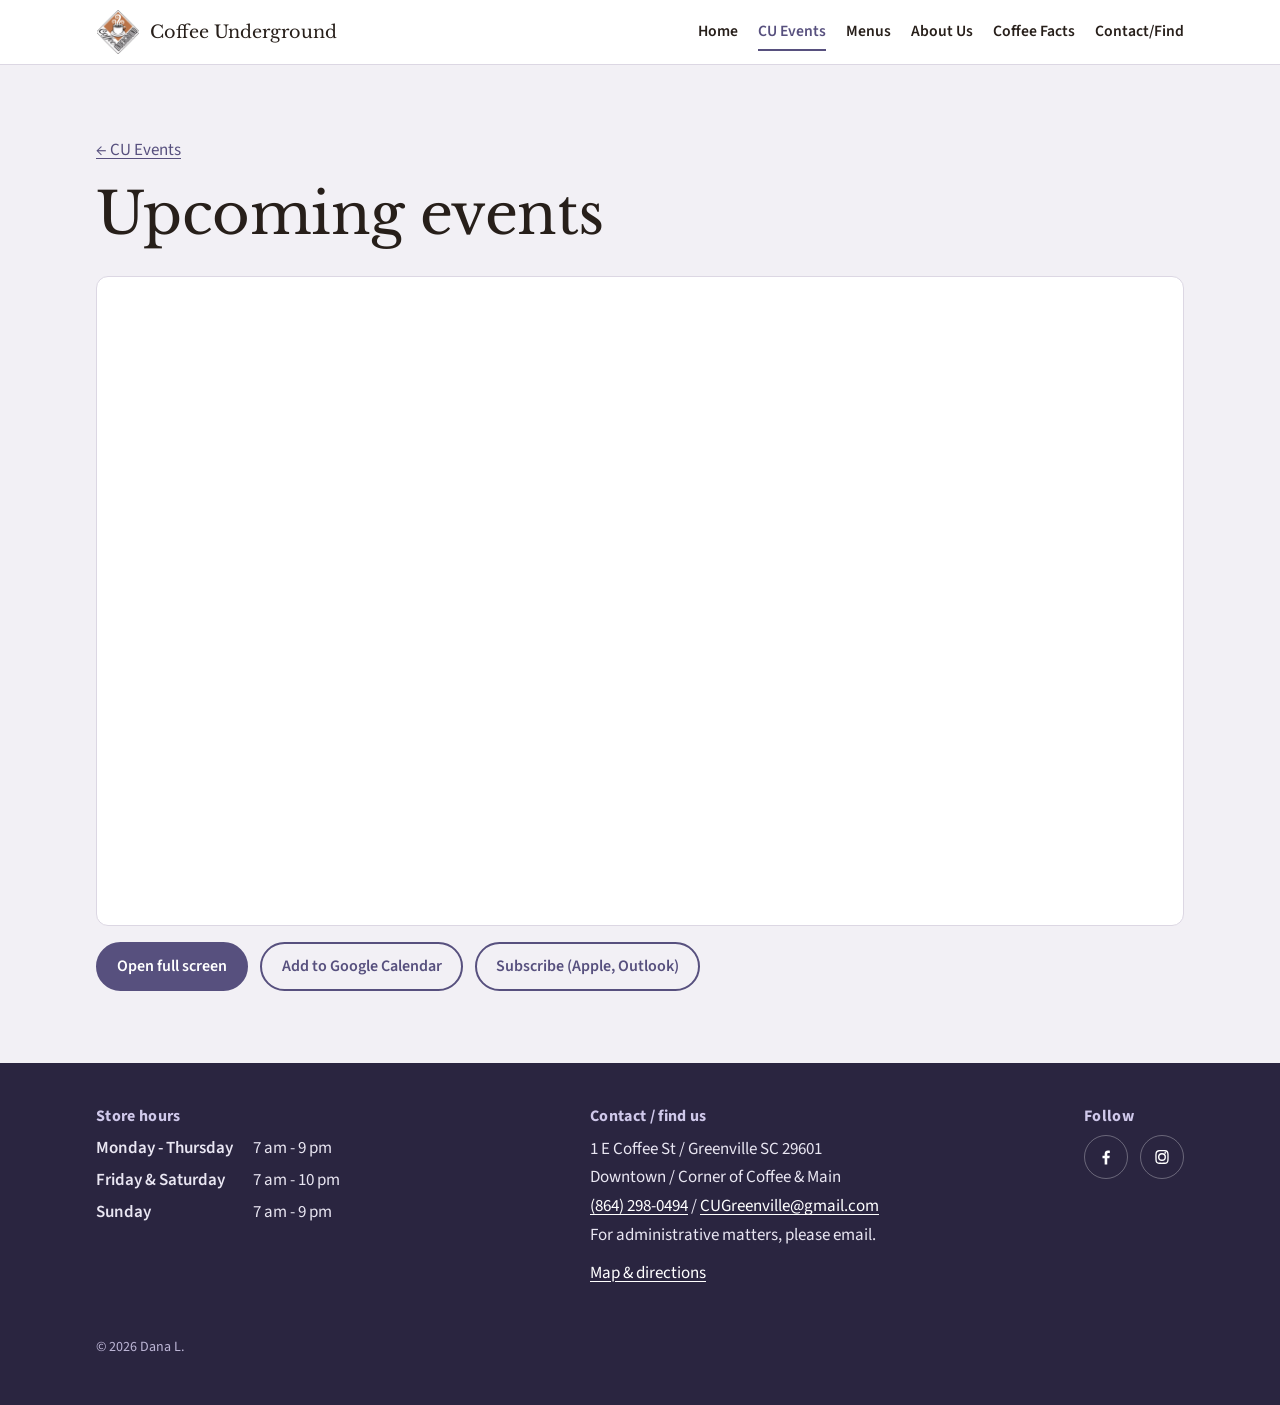
<file: events/calendar/index.html>
<!doctype html>
<html lang="en">
<head>
<meta charset="utf-8">
<meta name="viewport" content="width=device-width, initial-scale=1">
<title>Events Calendar | Coffee Underground</title>
<meta name="description" content="Shows, open mics, and holiday hours at Coffee Underground.">
<meta property="og:site_name" content="Coffee Underground">
<meta property="og:title" content="Events Calendar | Coffee Underground">
<meta property="og:description" content="Shows, open mics, and holiday hours at Coffee Underground.">
<meta property="og:image" content="https://www.coffeeunderground.info/assets/img/home-alley.jpeg">
<link rel="icon" href="../../assets/img/logo-sm.png">
<link rel="preconnect" href="https://fonts.googleapis.com">
<link rel="preconnect" href="https://fonts.gstatic.com" crossorigin>
<link href="https://fonts.googleapis.com/css2?family=Libre+Baskerville:ital,wght@0,400;0,700;1,400&family=Source+Sans+3:wght@400;600;700&display=swap" rel="stylesheet">
<link rel="stylesheet" href="../../assets/css/styles.css">
<script>document.documentElement.classList.add('js')</script>
</head>
<body>
<a class="skip" href="#main">Skip to content</a>
<header class="site-header">
  <div class="wrap">
    <a class="brand" href="../../"><img src="../../assets/img/logo-sm.png" alt="" width="44" height="46"><span>Coffee Underground</span></a>
    <button class="nav-toggle" aria-expanded="false" aria-controls="site-nav">Menu</button>
    <nav class="site-nav" id="site-nav" aria-label="Main">
      <ul>
<li><a href="../../">Home</a></li>
<li><a href="../../events/" aria-current="page">CU Events</a></li>
<li><a href="../../menus/">Menus</a></li>
<li><a href="../../about-cu/">About Us</a></li>
<li><a href="../../coffee-facts/">Coffee Facts</a></li>
<li><a href="../../contact/">Contact/Find</a></li>
      </ul>
    </nav>
  </div>
</header>
<main id="main">

<section>
  <div class="wrap">
    <p><a href="../">&larr; CU Events</a></p>
    <h1>Upcoming events</h1>
    <div class="cal-card">
      <iframe title="Coffee Underground events calendar" src="https://calendar.google.com/calendar/embed?src=ld5h58h5s0tarj5c1eccgn0mdo%40group.calendar.google.com&amp;ctz=America%2FNew_York&amp;mode=AGENDA&amp;showTitle=0&amp;showPrint=0&amp;showCalendars=0&amp;showTz=0&amp;showTabs=1"></iframe>
    </div>
    <div class="btn-row">
      <a class="btn" href="https://calendar.google.com/calendar/embed?src=ld5h58h5s0tarj5c1eccgn0mdo%40group.calendar.google.com&amp;ctz=America%2FNew_York&amp;mode=AGENDA&amp;showTitle=0&amp;showPrint=0&amp;showCalendars=0&amp;showTz=0">Open full screen</a>
      <a class="btn ghost" href="https://calendar.google.com/calendar/render?cid=ld5h58h5s0tarj5c1eccgn0mdo%40group.calendar.google.com">Add to Google Calendar</a>
      <a class="btn ghost" href="webcal://calendar.google.com/calendar/ical/ld5h58h5s0tarj5c1eccgn0mdo%40group.calendar.google.com/public/basic.ics">Subscribe (Apple, Outlook)</a>
    </div>
  </div>
</section>

</main>
<footer class="site-footer">
  <div class="wrap">
    <div class="foot-grid">
      <div>
        <h2>Store hours</h2>
        <dl class="hours">
          <dt>Monday - Thursday</dt><dd>7 am - 9 pm</dd>
          <dt>Friday &amp; Saturday</dt><dd>7 am - 10 pm</dd>
          <dt>Sunday</dt><dd>7 am - 9 pm</dd>
        </dl>
      </div>
      <div>
        <h2>Contact / find us</h2>
        <address>
          1 E Coffee St / Greenville SC 29601<br>
          Downtown / Corner of Coffee &amp; Main<br>
          <a href="tel:+18642980494">(864) 298-0494</a> / <a href="mailto:CUGreenville@gmail.com">CUGreenville@gmail.com</a><br>
          For administrative matters, please email.
        </address>
        <p style="margin-top:.6rem"><a href="../../contact/#map">Map &amp; directions</a></p>
      </div>
      <div>
        <h2>Follow</h2>
        <ul class="social">
          <li><a href="https://www.facebook.com/coffeeunderground" aria-label="Coffee Underground on Facebook"><svg viewBox="0 0 24 24" aria-hidden="true"><path d="M13.5 21v-7.5h2.6l.4-3h-3V8.6c0-.9.3-1.5 1.5-1.5h1.6V4.4c-.3 0-1.2-.1-2.3-.1-2.3 0-3.9 1.4-3.9 4v2.2H7.8v3h2.6V21h3.1z"/></svg></a></li>
          <li><a href="https://instagram.com/coffee.underground" aria-label="Coffee Underground on Instagram"><svg viewBox="0 0 24 24" aria-hidden="true"><path d="M12 7.2A4.8 4.8 0 1 0 12 16.8 4.8 4.8 0 0 0 12 7.2zm0 7.9a3.1 3.1 0 1 1 0-6.2 3.1 3.1 0 0 1 0 6.2zm5-8.1a1.1 1.1 0 1 1-2.2 0 1.1 1.1 0 0 1 2.2 0zM12 3.6c-2.3 0-2.6 0-3.5.1-2.4.1-4.3 1.4-4.4 4.4-.1.9-.1 1.2-.1 3.9s0 3 .1 3.9c.1 2.4 1.4 4.3 4.4 4.4.9.1 1.2.1 3.5.1s2.6 0 3.5-.1c2.4-.1 4.3-1.4 4.4-4.4.1-.9.1-1.2.1-3.9s0-3-.1-3.9c-.1-2.4-1.4-4.3-4.4-4.4-.9-.1-1.2-.1-3.5-.1zm0 1.6c2.2 0 2.5 0 3.4.1 1.8.1 2.8.9 2.9 2.9.1.9.1 1.2.1 3.8s0 2.9-.1 3.8c-.1 1.9-1 2.8-2.9 2.9-.9.1-1.2.1-3.4.1s-2.5 0-3.4-.1c-1.9-.1-2.8-1-2.9-2.9-.1-.9-.1-1.2-.1-3.8s0-2.9.1-3.8c.1-1.9 1-2.8 2.9-2.9.9-.1 1.2-.1 3.4-.1z"/></svg></a></li>
        </ul>
      </div>
    </div>
    <p class="copyright">&copy; 2026 Dana L.</p>
  </div>
</footer>
<script>
(function () {
  var b = document.querySelector('.nav-toggle'), n = document.getElementById('site-nav');
  b.addEventListener('click', function () {
    var open = n.classList.toggle('open');
    b.setAttribute('aria-expanded', open);
    b.textContent = open ? 'Close' : 'Menu';
  });
})();
</script>
</body>
</html>
</file>
<file: assets/css/styles.css>
/* Coffee Underground. One stylesheet, no build step.
   Palette comes from the existing site: its dusky purple side panels,
   the copper-brown of the logo, and the theater's red curtain. */

:root {
  --paper: #f2f0f5;      /* pale lavender-grey, lifted from the old purple */
  --card: #ffffff;
  --ink: #271f1a;        /* espresso */
  --muted: #5d5552;
  --plum: #57507e;       /* the old site's side-panel purple */
  --plum-ink: #2a2540;   /* footer */
  --copper: #9a6844;     /* logo brown */
  --curtain: #8f2b25;    /* theater red, events only */
  --line: #dcd7e3;

  --serif: "Libre Baskerville", Baskerville, "Times New Roman", serif;
  --sans: "Source Sans 3", "Source Sans Pro", "Segoe UI", Roboto, Helvetica, Arial, sans-serif;

  --measure: 38rem;
  --wide: 68rem;
  --gap: clamp(1rem, 4vw, 2rem);
}

*, *::before, *::after { box-sizing: border-box; }
html { -webkit-text-size-adjust: 100%; scroll-padding-top: 4.5rem; }
body {
  margin: 0;
  background: var(--paper);
  color: var(--ink);
  font: 400 1.0625rem/1.6 var(--sans);
}
img { max-width: 100%; height: auto; display: block; }
a { color: var(--plum); text-underline-offset: 0.15em; }
a:hover { color: var(--copper); }
:focus-visible { outline: 3px solid var(--copper); outline-offset: 2px; }
.skip { position: absolute; left: -999px; }
.skip:focus { left: 1rem; top: 1rem; z-index: 99; background: var(--card); padding: 0.5rem 1rem; }

h1, h2, h3 { font-family: var(--serif); font-weight: 400; line-height: 1.15; margin: 0 0 0.5em; }
h1 { font-size: clamp(2.1rem, 8vw, 3.6rem); letter-spacing: -0.01em; }
h2 { font-size: clamp(1.6rem, 5vw, 2.3rem); }
h3 { font-size: 1.25rem; }
h1 em, h2 em { font-style: italic; }
p { margin: 0 0 1em; }

.wrap { width: min(100% - 2 * var(--gap), var(--wide)); margin-inline: auto; }
.prose { max-width: var(--measure); }
.prose p { line-height: 1.7; }
section { padding-block: clamp(2.5rem, 7vw, 4.5rem); }
section + section { border-top: 1px solid var(--line); }

/* ---------- header ---------- */
.site-header {
  position: sticky; top: 0; z-index: 20;
  background: var(--card);
  border-bottom: 1px solid var(--line);
}
.site-header .wrap { display: flex; align-items: center; justify-content: space-between; gap: 1rem; min-height: 4rem; }
.brand { display: flex; align-items: center; gap: 0.6rem; text-decoration: none; color: var(--ink); }
.brand img { width: 44px; height: 44px; object-fit: contain; }
.brand span { font-family: var(--serif); font-size: 1.1rem; }
.nav-toggle {
  display: none;
  background: none; border: 1px solid var(--line); border-radius: 6px;
  font: 600 0.95rem var(--sans); color: var(--ink);
  padding: 0.5rem 0.8rem; min-height: 44px; cursor: pointer;
}
.site-nav ul { list-style: none; margin: 0; padding: 0; display: flex; flex-wrap: wrap; gap: 0.25rem 1.25rem; }
.site-nav a { text-decoration: none; color: var(--ink); font-weight: 600; font-size: 0.98rem; padding: 0.4rem 0; display: inline-block; }
.site-nav a[aria-current="page"] { color: var(--plum); box-shadow: inset 0 -2px 0 var(--plum); }

.js .nav-toggle { display: none; }
@media (max-width: 52rem) {
  .js .nav-toggle { display: inline-block; }
  .js .site-nav { display: none; }
  .js .site-nav.open {
    display: block; position: absolute; left: 0; right: 0; top: 100%;
    background: var(--card); border-bottom: 1px solid var(--line);
    box-shadow: 0 12px 24px rgba(42, 37, 64, 0.12);
  }
  .site-nav ul { flex-direction: column; gap: 0; padding: 0.5rem var(--gap) 1rem; }
  .site-nav a { display: block; padding: 0.75rem 0; border-bottom: 1px solid var(--line); font-size: 1.05rem; }
  .site-nav a[aria-current="page"] { box-shadow: none; }
  .site-header .wrap { flex-wrap: wrap; }
}

/* ---------- home hero: the stairs down ---------- */
.hero { padding: 0; border: 0; background: var(--plum-ink); color: #fff; }
.hero .wrap { display: grid; gap: 0; }
.hero-photo { order: -1; margin-inline: calc(-1 * var(--gap)); }
.hero-photo img { width: 100%; aspect-ratio: 4 / 5; max-height: 70vh; object-fit: cover; }
.hero-copy { padding: 2rem 0 2.75rem; }
.hero h1 { font-size: clamp(2.6rem, 11vw, 5rem); line-height: 1; margin-bottom: 1.25rem; }
.hero h1 .cool { display: block; font-style: italic; color: #cfc8ea; }
.hero p { max-width: 32rem; color: #e9e6f2; }
.hero a { color: #fff; }
@media (min-width: 52rem) {
  .hero .wrap { grid-template-columns: 1fr 1fr; align-items: center; gap: 3rem; }
  .hero-photo { order: 0; margin: 0; }
  .hero-photo img { aspect-ratio: 3 / 4; max-height: 80vh; }
  .hero-copy { padding-block: 4rem; }
}

/* ---------- buttons ---------- */
.btn {
  display: inline-flex; align-items: center; gap: 0.5rem;
  min-height: 48px; padding: 0.7rem 1.2rem;
  border-radius: 999px; border: 2px solid var(--plum);
  background: var(--plum); color: #fff; text-decoration: none;
  font: 600 1rem var(--sans);
}
.btn:hover { background: var(--plum-ink); border-color: var(--plum-ink); color: #fff; }
.btn.ghost { background: transparent; color: var(--plum); }
.btn.ghost:hover { background: var(--plum); color: #fff; }
.btn-row { display: flex; flex-wrap: wrap; gap: 0.75rem; margin-top: 1rem; }

/* ---------- two-up layouts ---------- */
.split { display: grid; gap: 2rem; align-items: start; }
@media (min-width: 52rem) { .split { grid-template-columns: minmax(0, 1.2fr) minmax(0, 1fr); gap: 3.5rem; } }
.split.flip > :first-child { order: 2; }
@media (max-width: 52rem) { .split.flip > :first-child { order: 0; } }

figure { margin: 0; }
figcaption { font-size: 0.92rem; color: var(--muted); margin-top: 0.4rem; }
.rounded img { border-radius: 10px; }

.photo-grid { display: grid; grid-template-columns: repeat(2, 1fr); gap: 0.6rem; }
@media (min-width: 40rem) { .photo-grid { grid-template-columns: repeat(3, 1fr); } }
@media (min-width: 60rem) { .photo-grid.five { grid-template-columns: repeat(5, 1fr); } }
.photo-grid img { width: 100%; aspect-ratio: 1; object-fit: cover; border-radius: 8px; }
.photo-grid.captioned img { aspect-ratio: 3 / 2; }

.saying { text-align: center; padding-block: 3rem; }
.saying img { width: 140px; margin: 0 auto 1rem; }
.saying p { font-family: var(--serif); font-size: clamp(1.2rem, 4vw, 1.6rem); margin: 0; }
.saying p + p { font-style: italic; color: var(--plum); }

/* ---------- theater / events ---------- */
.theater { background: var(--plum-ink); color: #eeeaf7; }
.theater h2, .theater h3 { color: #fff; }
.theater a { color: #cfc8ea; }
.theater .kicker { font-family: var(--serif); font-style: italic; color: #cfc8ea; font-size: 1.1rem; margin-bottom: 0.25rem; }
/* Events stage banner: SVG valance + two drapes (one mirrored) around real text. */
.stage {
  position: relative; overflow: hidden; isolation: isolate;
  min-height: clamp(22rem, 48vw, 34rem); display: grid; place-items: center;
  padding: clamp(5rem, 13vw, 9.5rem) clamp(4.5rem, 22vw, 20rem) clamp(2.5rem, 6vw, 4rem);
  background: radial-gradient(ellipse 55% 60% at 50% 62%, rgba(255, 214, 170, .13), transparent 70%), #0c0a10;
  color: #fff; text-align: center;
}
.stage svg { position: absolute; z-index: -1; pointer-events: none; }
.stage-valance { top: 0; left: 0; width: 100%; height: clamp(3.8rem, 12vw, 8.5rem); z-index: 0; }
.stage-drape { top: 0; bottom: 0; width: clamp(4.5rem, 21vw, 18rem); height: 100%; }
.stage-drape.left { left: 0; }
.stage-drape.right { right: 0; transform: scaleX(-1); }
.stage-copy { position: relative; z-index: 1; text-shadow: 0 2px 18px rgba(0, 0, 0, .8); }
.stage-kicker { font-family: var(--sans); font-weight: 600; text-transform: uppercase; letter-spacing: .22em; font-size: clamp(.72rem, 2.4vw, .95rem); color: #e8c9a0; margin: 0 0 .6rem; }
.stage h1 { font-size: clamp(2.3rem, 9vw, 5.2rem); line-height: 1; margin: 0; color: #fff; }
.stage h1 em { display: block; color: #cfc8ea; }
.feed { display: grid; gap: 1rem; }
@media (min-width: 44rem) { .feed { grid-template-columns: repeat(auto-fill, minmax(15rem, 1fr)); } }
.feed-day { background: var(--card); color: var(--ink); border-top: 6px solid var(--curtain); border-radius: 10px; padding: 0.9rem 1.1rem 1rem; }
.theater .feed-day h3 { color: var(--ink); font-size: 1.15rem; margin-bottom: 0.4rem; }
.feed-day ul { list-style: none; margin: 0; padding: 0; }
.feed-day li { display: grid; grid-template-columns: 4.2rem 1fr; column-gap: 0.25rem; padding: 0.45rem 0; border-top: 1px solid var(--line); }
.feed-day li:first-child { border-top: 0; }
.feed-day li > :not(.when) { grid-column: 2; }
.feed-day .when { font-weight: 700; color: var(--curtain); font-variant-numeric: tabular-nums; }
.feed-day .what { font-weight: 600; }
.feed-day .note { margin: 0.1rem 0 0; font-size: 0.92rem; color: var(--muted); line-height: 1.4; }
.feed-day details { margin-top: 0.25rem; font-size: 0.92rem; }
.feed-day summary { cursor: pointer; color: var(--plum); font-weight: 600; min-height: 24px; }
.feed-day .more p { margin: 0.4rem 0 0; line-height: 1.45; overflow-wrap: anywhere; }
.theater .feed-day a { color: var(--plum); }
.define { font-family: var(--serif); border-left: 3px solid var(--curtain); padding-left: 1rem; margin: 1rem 0 1.5rem; }
.define b { font-weight: 400; font-size: 1.3rem; }
.define span { color: #cfc8ea; }
.price-list { list-style: none; padding: 0; display: flex; flex-wrap: wrap; gap: 0.5rem; margin: 0 0 1rem; }
.price-list li { background: rgba(255,255,255,0.1); border-radius: 999px; padding: 0.3rem 0.9rem; }

/* ---------- menu ---------- */
.cat-tiles { display: grid; gap: 0.75rem; grid-template-columns: repeat(2, 1fr); margin-top: 1.5rem; }
@media (min-width: 52rem) { .cat-tiles { grid-template-columns: repeat(5, 1fr); } }
.cat-tiles a { display: block; text-decoration: none; color: var(--ink); background: var(--card); border-radius: 10px; overflow: hidden; }
.cat-tiles img { width: 100%; aspect-ratio: 4 / 3; object-fit: cover; }
.cat-tiles span { display: block; padding: 0.6rem 0.8rem 0.8rem; font-size: 0.95rem; line-height: 1.35; }
.cat-tiles b { display: block; font-family: var(--serif); font-weight: 400; font-size: 1.1rem; }

.menu-jump {
  position: sticky; top: 4rem; z-index: 10;
  background: var(--paper); border-bottom: 1px solid var(--line);
  overflow-x: auto; scrollbar-width: none;
}
.menu-jump::-webkit-scrollbar { display: none; }
.menu-jump ul { list-style: none; margin: 0; padding: 0.6rem var(--gap); display: flex; gap: 0.5rem; width: max-content; }
.menu-jump a {
  display: inline-block; white-space: nowrap; text-decoration: none;
  padding: 0.45rem 0.9rem; border-radius: 999px; border: 1px solid var(--line);
  background: var(--card); color: var(--ink); font-weight: 600; font-size: 0.92rem;
}
.menu-group { padding-block: 2.5rem 1rem; }
.menu-group > .wrap > h2 { border-bottom: 2px solid var(--ink); padding-bottom: 0.4rem; }
.menu-group .tagline { color: var(--muted); margin-top: -0.3rem; }
.menu-cols { display: grid; gap: 0 3rem; }
@media (min-width: 56rem) { .menu-cols { grid-template-columns: 1fr 1fr; } }
.menu-block { margin: 1.5rem 0 0.5rem; break-inside: avoid; }
.menu-block h3 { display: flex; justify-content: space-between; gap: 1rem; align-items: baseline; margin-bottom: 0.15rem; }
.menu-block h3 .price { font-family: var(--sans); font-size: 1rem; font-weight: 700; white-space: nowrap; }
.menu-block .note { color: var(--muted); font-size: 0.95rem; margin: 0 0 0.4rem; }
.items { list-style: none; margin: 0; padding: 0; }
.items li { display: grid; grid-template-columns: 1fr auto; gap: 0 1rem; padding: 0.5rem 0; border-bottom: 1px dotted var(--line); }
.items .n { font-weight: 600; }
.items .d { grid-column: 1; color: var(--muted); font-size: 0.95rem; }
.items .p { grid-column: 2; grid-row: 1; font-weight: 700; white-space: nowrap; font-variant-numeric: tabular-nums; }
.fine { font-size: 0.92rem; color: var(--muted); }
.pdf-callout { color: var(--ink); display: flex; flex-wrap: wrap; align-items: center; justify-content: space-between; gap: 1rem; background: var(--card); border-radius: 10px; padding: 1rem 1.25rem; margin-top: 1.5rem; }
.pdf-callout p { margin: 0; }

/* ---------- about ---------- */
.began { font-size: clamp(2.4rem, 9vw, 4rem); line-height: 1.05; }
.began em { font-size: 0.72em; }
.story h2 { font-size: 1.25rem; margin-top: 2rem; }
.story .date { font-family: var(--sans); font-weight: 700; font-size: 1.05rem; }

/* ---------- coffee facts ---------- */
.facts-photos { max-width: 40rem; margin-bottom: 2rem; }
/* Desktop: use the full content width instead of the narrow reading column. */
@media (min-width: 52rem) { .facts-photos, .facts.prose { max-width: none; } }
.facts h2 { margin-top: 2.5rem; }
.facts h3 { font-size: 1.1rem; margin: 1.6rem 0 0.4rem; }
.facts ul { padding-left: 1.2rem; }
.facts .toc { padding-left: 0; }
.facts li { margin-bottom: 0.35rem; }
.facts blockquote { margin: 1rem 0; padding-left: 1rem; border-left: 3px solid var(--copper); font-family: var(--serif); font-style: italic; }
.toc { display: flex; flex-wrap: wrap; gap: 0.5rem; list-style: none; padding: 0; }
.toc a { display: inline-block; padding: 0.4rem 0.85rem; border-radius: 999px; background: var(--card); border: 1px solid var(--line); text-decoration: none; color: var(--ink); font-weight: 600; font-size: 0.92rem; }

/* ---------- contact / map ---------- */
.getting { font-size: clamp(2.3rem, 9vw, 3.6rem); }
.map-card { background: var(--card); border-radius: 12px; overflow: hidden; border: 1px solid var(--line); }
.map-card iframe { display: block; width: 100%; aspect-ratio: 4 / 3; border: 0; background: var(--line); }
@media (min-width: 52rem) { .map-card iframe { aspect-ratio: 16 / 11; } }
.cal-card { margin-top: 1.25rem; background: #fff; border-radius: 12px; overflow: hidden; border: 1px solid var(--line); }
/* Tall enough to read a week of agenda on a phone, short enough to leave a thumb-scroll margin around it. */
.cal-card iframe { display: block; width: 100%; height: clamp(28rem, 72vh, 52rem); border: 0; }
.map-card .addr { padding: 1rem 1.25rem 1.25rem; }
.map-card address { font-style: normal; font-size: 1.1rem; line-height: 1.5; }
.wayfind { list-style: none; padding: 0; margin: 1.25rem 0; counter-reset: step; }
.wayfind li { position: relative; padding-left: 2.4rem; margin-bottom: 0.9rem; }
.wayfind li::before {
  counter-increment: step; content: counter(step);
  position: absolute; left: 0; top: 0.05rem; width: 1.7rem; height: 1.7rem; border-radius: 50%;
  background: var(--plum); color: #fff; font-weight: 700; font-size: 0.9rem;
  display: grid; place-items: center;
}

/* ---------- footer ---------- */
.site-footer { background: var(--plum-ink); color: #e9e6f2; padding-block: 2.75rem 2rem; }
.site-footer a { color: #fff; }
.site-footer h2 { font-family: var(--sans); font-weight: 700; font-size: 1rem; letter-spacing: 0.02em; color: #cfc8ea; margin-bottom: 0.6rem; }
.foot-grid { display: grid; gap: 2rem; }
@media (min-width: 48rem) { .foot-grid { grid-template-columns: 1fr 1fr auto; } }
.hours { margin: 0; display: grid; grid-template-columns: auto 1fr; gap: 0.3rem 1.25rem; }
.hours dt { font-weight: 600; }
.hours dd { margin: 0; font-variant-numeric: tabular-nums; }
.site-footer address { font-style: normal; line-height: 1.7; }
.social { display: flex; gap: 0.75rem; list-style: none; padding: 0; margin: 0; }
.social a { display: grid; place-items: center; width: 44px; height: 44px; border-radius: 50%; border: 1px solid rgba(255,255,255,0.3); }
.social svg { width: 20px; height: 20px; fill: currentColor; }
.copyright { margin-top: 2rem; font-size: 0.88rem; color: #bdb6d6; }

@media (prefers-reduced-motion: reduce) { html { scroll-behavior: auto; } }
@media (prefers-reduced-motion: no-preference) { html { scroll-behavior: smooth; } }

/* ---------- refinements after mobile review ---------- */
.kicker-inline { display: block; font-size: 0.6em; color: #cfc8ea; margin-top: 0.2rem; }
@media (max-width: 52rem) {
  .hero-photo img { max-height: 52vh; aspect-ratio: 4 / 3; }
  .cat-tiles a:last-child { grid-column: span 2; }
  .cat-tiles a:last-child img { aspect-ratio: 8 / 3; }
}
.items li { padding: 0.4rem 0; }

/* ---------- intro loader (home page, once per 30 days) ---------- */
/* --k scales every duration and delay below; index.html reads it too for the total run time. */
#intro { display: none; --k: .875; }
html.intro { overflow: hidden; }
html.intro #intro {
  display: grid; place-items: center;
  position: fixed; inset: 0; z-index: 100;
  background: #2a2540; cursor: pointer;
  transition: opacity calc(.6s * var(--k)) ease;
}
#intro.out { opacity: 0; pointer-events: none; }
.intro-bg { position: absolute; inset: 0; width: 100%; height: 100%; }
.intro-fg { position: relative; width: min(78vw, 340px); height: auto; overflow: visible; }
.intro-skip {
  position: absolute; top: max(1rem, env(safe-area-inset-top)); right: 1rem; z-index: 1;
  background: rgba(42,37,64,.6); color: #f2f0f5; border: 1px solid rgba(207,200,234,.5);
  border-radius: 999px; padding: .5rem 1rem; min-height: 44px; font: 600 .95rem var(--sans); cursor: pointer;
}
#intro .ln {
  fill: none; stroke: #f2f0f5; stroke-width: 3.2; stroke-linecap: round; stroke-linejoin: round;
  stroke-dasharray: 1; stroke-dashoffset: 1;
  animation: cu-draw calc(var(--d, .8s) * var(--k)) ease-in-out calc(var(--t, 0s) * var(--k)) forwards;
}
#intro .ln.thin { stroke-width: 2; }
#intro .vline { stroke: #cfc8ea; stroke-width: 2; opacity: .45; }
#intro .vines g { transform-origin: 50% 0; animation: cu-sway calc(3s * var(--k)) ease-in-out infinite alternate; }
#intro .fill { opacity: 0; animation: cu-fade calc(.4s * var(--k)) ease calc(var(--t, 0s) * var(--k)) forwards; }
#intro .diamond { transform-origin: 150px 152px; transform: scale(.6) rotate(-8deg); opacity: 0; animation: cu-diamond calc(.9s * var(--k)) cubic-bezier(.2,.8,.2,1) calc(.05s * var(--k)) forwards; }
#intro .pitcher { opacity: 0; animation: cu-fade calc(.3s * var(--k)) ease calc(1s * var(--k)) forwards, cu-fade-out calc(.4s * var(--k)) ease calc(2.1s * var(--k)) forwards; }
#intro .stream {
  fill: none; stroke: #e8d6c4; stroke-width: 5; stroke-linecap: round;
  stroke-dasharray: 1; stroke-dashoffset: 1;
  animation: cu-pour calc(1.1s * var(--k)) ease-in-out calc(1.25s * var(--k)) forwards;
}
#intro .crema { transform-origin: 150px 191px; transform: scale(0); animation: cu-grow calc(.7s * var(--k)) ease-out calc(1.55s * var(--k)) forwards; }
#intro .word { font-family: var(--serif); font-style: italic; font-size: 26px; fill: #f2f0f5; opacity: 0; animation: cu-fade calc(.6s * var(--k)) ease calc(2.8s * var(--k)) forwards; }
#intro .word tspan { font-style: normal; }
@keyframes cu-draw { to { stroke-dashoffset: 0; } }
@keyframes cu-fade { to { opacity: 1; } }
@keyframes cu-fade-out { from { opacity: 1; } to { opacity: 0; } }
@keyframes cu-diamond { to { opacity: .9; transform: none; } }
@keyframes cu-grow { to { transform: scale(1); } }
@keyframes cu-pour { 0% { stroke-dashoffset: 1; } 35% { stroke-dashoffset: 0; } 70% { stroke-dashoffset: 0; } 100% { stroke-dashoffset: -1; } }
@keyframes cu-sway { from { transform: rotate(-1.2deg); } to { transform: rotate(1.2deg); } }
</file>
